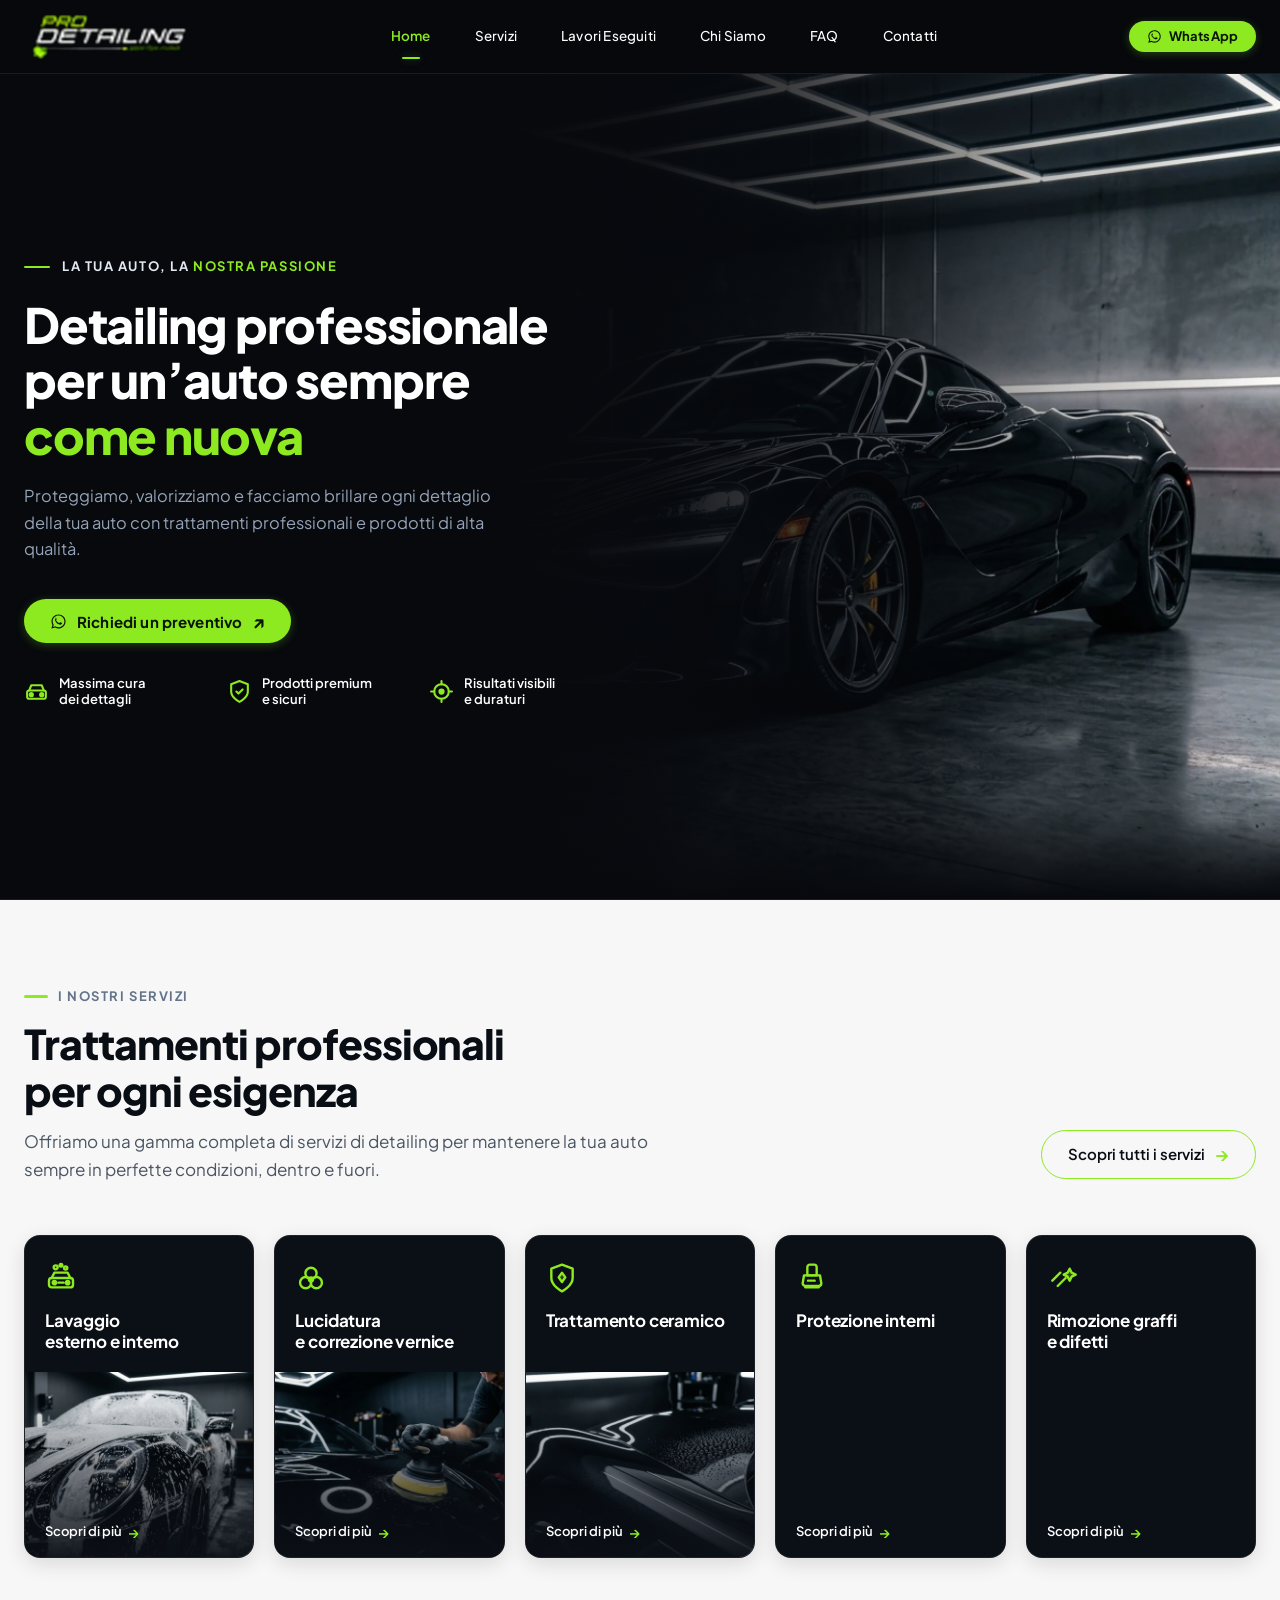
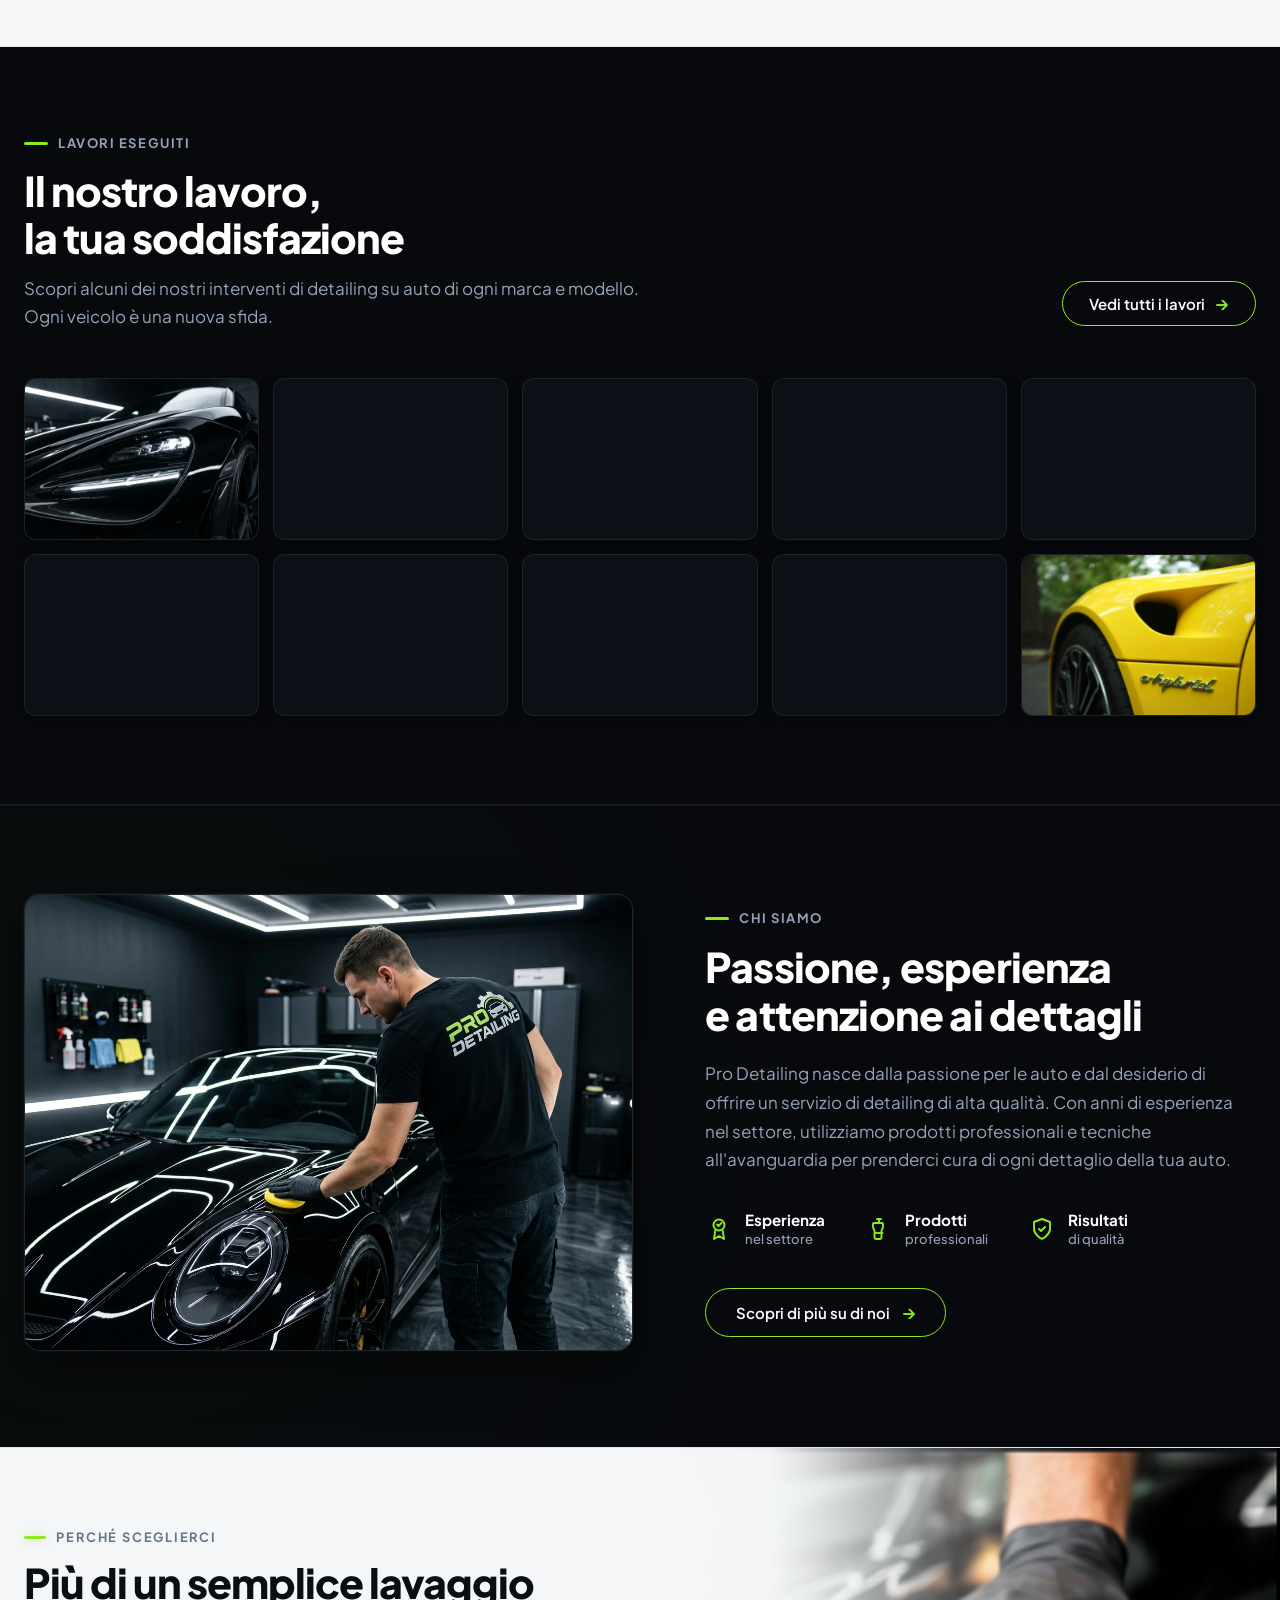
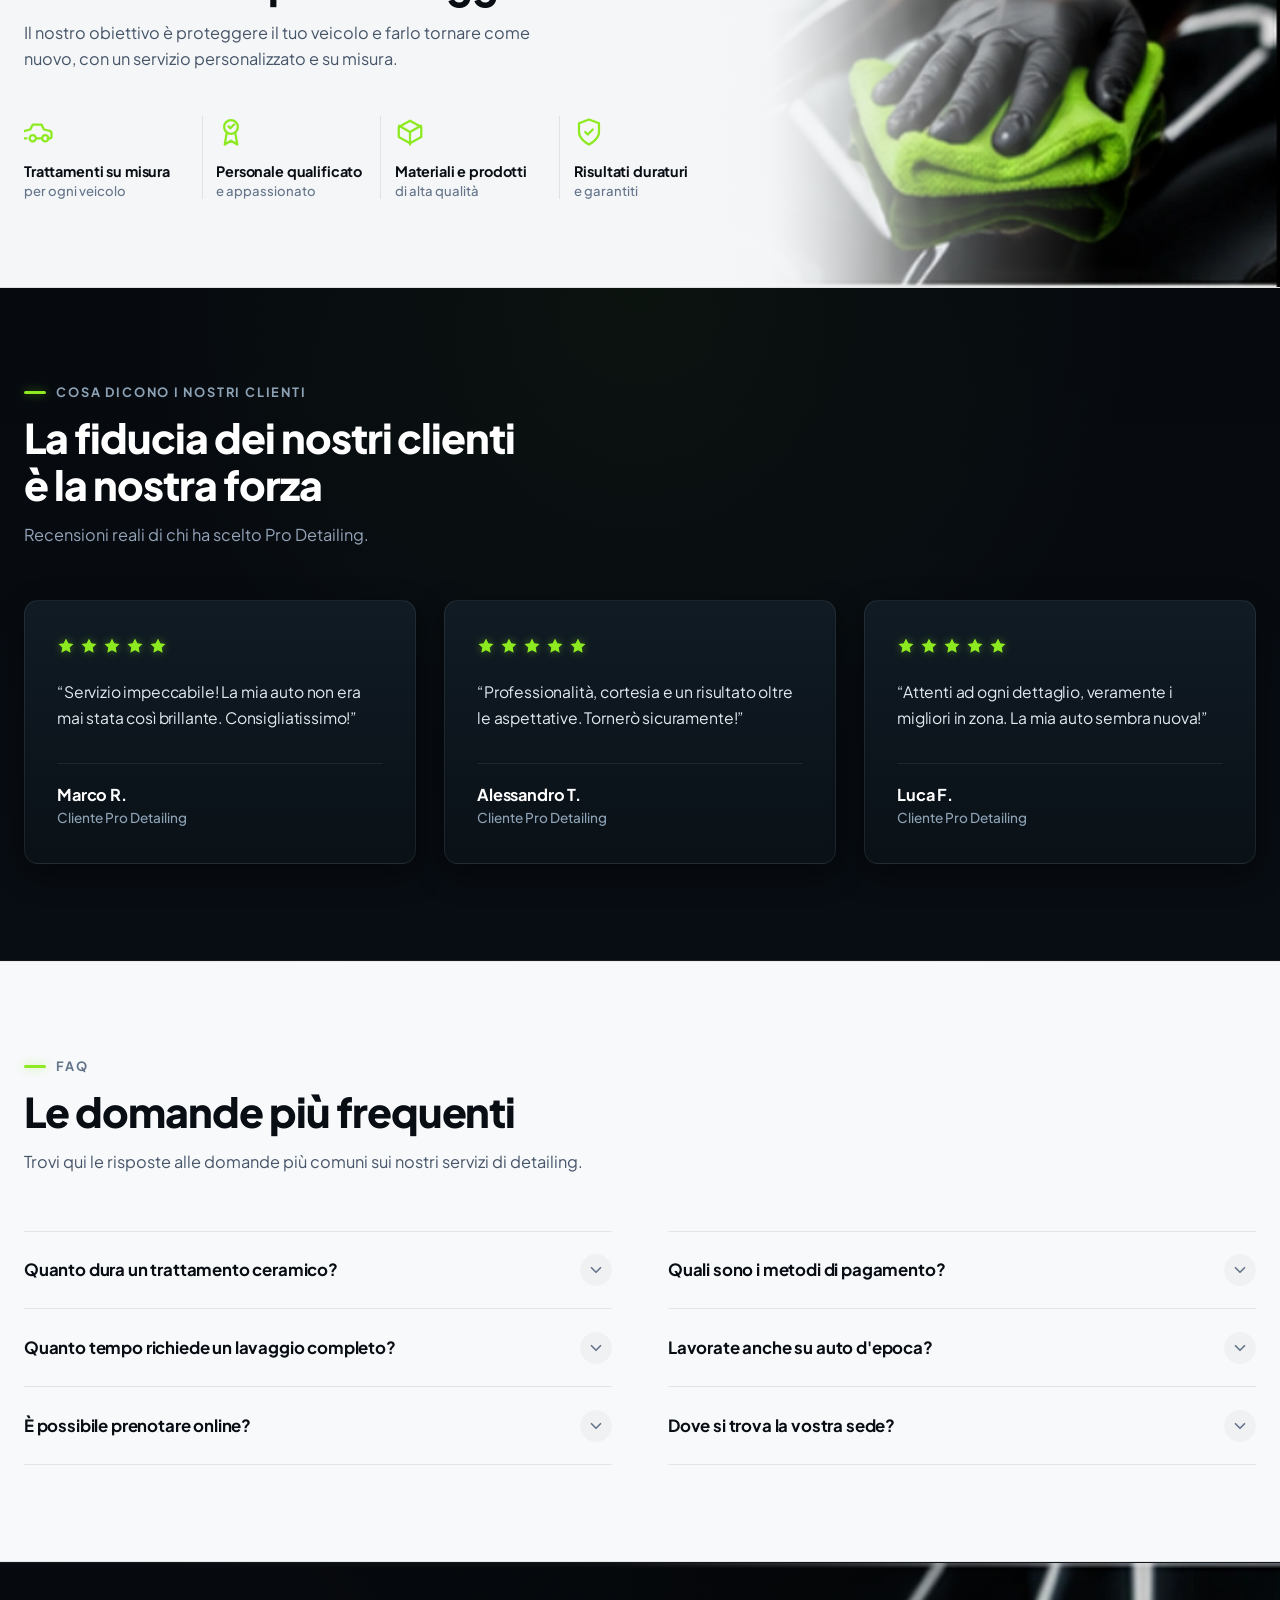
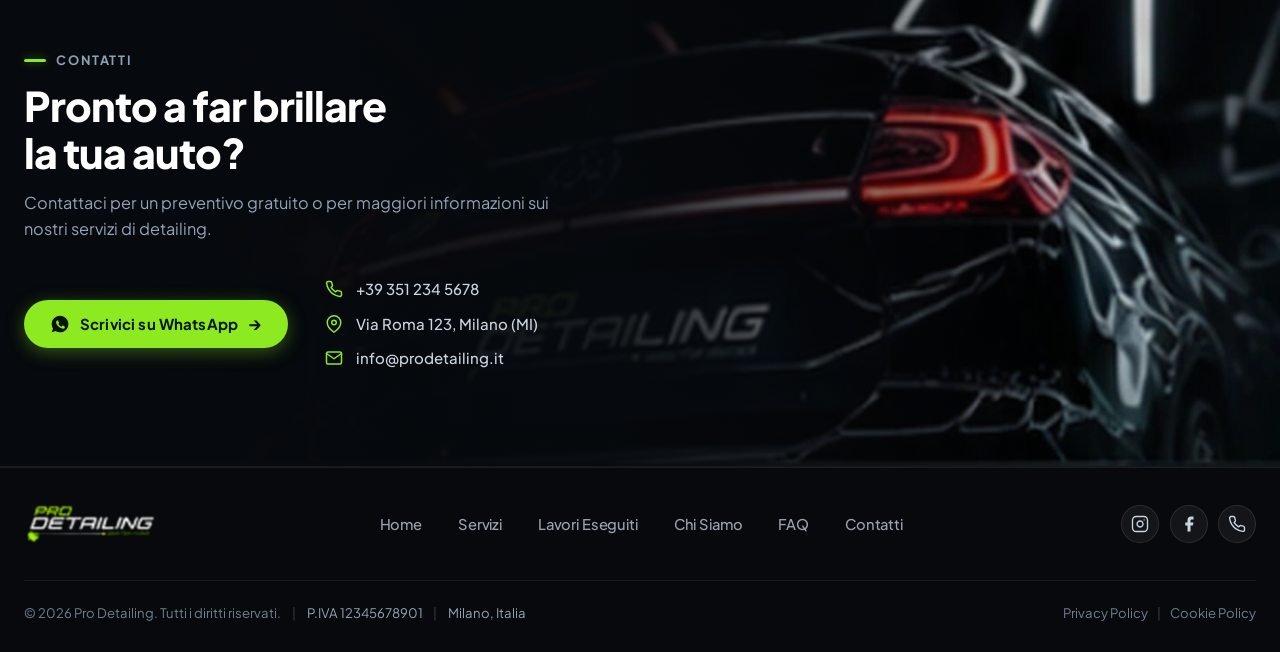
<file: index.html>
<!DOCTYPE html>
<html lang="it">
<head>
  <meta charset="UTF-8">
  <meta name="viewport" content="width=device-width, initial-scale=1.0">
  <meta http-equiv="X-UA-Compatible" content="ie=edge">

  <title>Pro Detailing | Trattamenti Professionali e Lucidatura Auto</title>
  <meta name="description" content="Pro Detailing: specialisti in car detailing professionale, lucidatura, trattamenti ceramici e protezione della carrozzeria per un'auto sempre come nuova.">
  <meta name="robots" content="index, follow">

  <!-- Open Graph / Meta Social -->
  <meta property="og:type" content="website">
  <meta property="og:locale" content="it_IT">
  <meta property="og:site_name" content="Pro Detailing">
  <meta property="og:title" content="Pro Detailing | Car Detailing Professionale">
  <meta property="og:description" content="Proteggiamo, valorizziamo e facciamo brillare ogni dettaglio della tua auto con trattamenti professionali.">

  <!-- Google Fonts: Plus Jakarta Sans -->
  <link rel="preconnect" href="https://fonts.googleapis.com">
  <link rel="preconnect" href="https://fonts.gstatic.com" crossorigin>
  <link href="https://fonts.googleapis.com/css2?family=Plus+Jakarta+Sans:ital,wght@0,400;0,500;0,600;0,700;0,800;1,800;1,900&display=swap" rel="stylesheet">

  <!-- Foglio di Stile Principale (con cache buster per aggiornamento immediato) -->
  <link rel="stylesheet" href="css/style.css?v=10.5">
</head>
<body>

  <!-- ========================================================================
       HEADER / MENU DI NAVIGAZIONE SUPERIORE
       Riproduzione fedele della sezione superiore del Mockup
       ======================================================================== -->
  <header class="site-header" id="header">
    <div class="container header-inner">

      <!-- 1. Logotipo Pro Detailing (Sinistra) -->
      <a href="#home" class="header-brand" aria-label="Pro Detailing - Torna all'inizio">
        <img 
          src="assets/images/logo.svg" 
          alt="Pro Detailing - Car Detailing & Trattamento Ceramico" 
          class="brand-logo-svg"
          width="175" 
          height="51"
          loading="eager"
        >
      </a>

      <!-- 2. Navigazione Principale Desktop (Centrale) -->
      <nav class="header-nav" aria-label="Navigazione principale">
        <ul class="nav-list">
          <li class="nav-item">
            <a href="#home" class="nav-link active">Home</a>
          </li>
          <li class="nav-item">
            <a href="#servizi" class="nav-link">Servizi</a>
          </li>
          <li class="nav-item">
            <a href="#lavori" class="nav-link">Lavori Eseguiti</a>
          </li>
          <li class="nav-item">
            <a href="#chi-siamo" class="nav-link">Chi Siamo</a>
          </li>
          <li class="nav-item">
            <a href="#faq" class="nav-link">FAQ</a>
          </li>
          <li class="nav-item">
            <a href="#contatti" class="nav-link">Contatti</a>
          </li>
        </ul>
      </nav>

      <!-- 3. Azioni a Destra (Pulsante WhatsApp & Toggle Mobile) -->
      <div class="header-actions">
        <!-- Pulsante WhatsApp -->
        <a 
          href="#" 
          class="btn-whatsapp" 
          aria-label="Contattaci su WhatsApp"
        >
          <svg class="icon-whatsapp" viewBox="0 0 24 24" aria-hidden="true">
            <path d="M12.04 2C6.58 2 2.13 6.45 2.13 11.91C2.13 13.66 2.59 15.36 3.45 16.86L2.05 22L7.3 20.62C8.75 21.41 10.38 21.83 12.04 21.83C17.5 21.83 21.95 17.38 21.95 11.92C21.95 9.27 20.92 6.78 19.05 4.91C17.18 3.03 14.69 2 12.04 2ZM12.05 3.67C14.25 3.67 16.31 4.53 17.87 6.09C19.42 7.65 20.28 9.72 20.28 11.92C20.28 16.46 16.59 20.15 12.04 20.15C10.56 20.15 9.11 19.76 7.85 19.01L7.55 18.83L4.44 19.65L5.27 16.61L5.07 16.3C4.24 14.98 3.81 13.47 3.81 11.91C3.81 7.37 7.5 3.67 12.05 3.67ZM8.53 7.33C8.37 7.33 8.1 7.39 7.87 7.64C7.65 7.89 7.02 8.48 7.02 9.68C7.02 10.88 7.9 12.03 8.02 12.19C8.14 12.35 9.73 14.81 12.18 15.86C12.76 16.11 13.22 16.27 13.57 16.38C14.16 16.57 14.7 16.54 15.12 16.48C15.59 16.41 16.57 15.89 16.77 15.31C16.98 14.74 16.98 14.25 16.92 14.14C16.86 14.03 16.7 13.97 16.45 13.85C16.2 13.72 14.98 13.12 14.75 13.04C14.53 12.95 14.36 12.91 14.2 13.16C14.03 13.4 13.57 13.97 13.43 14.14C13.29 14.3 13.15 14.32 12.9 14.2C12.65 14.07 11.61 13.73 10.37 12.63C9.41 11.77 8.76 10.71 8.57 10.39C8.38 10.06 8.55 9.89 8.68 9.76C8.79 9.64 8.93 9.46 9.06 9.31C9.18 9.16 9.22 9.06 9.3 8.9C9.39 8.73 9.34 8.59 9.28 8.47C9.22 8.35 8.72 7.13 8.53 6.64C8.33 6.17 8.14 6.23 8 6.22C7.86 6.22 7.7 6.21 7.53 6.21L8.53 7.33Z"/>
          </svg>
          <span class="btn-whatsapp-text">WhatsApp</span>
        </a>

        <!-- Pulsante Hamburger Mobile (Accessibile) -->
        <button 
          type="button" 
          class="mobile-toggle" 
          aria-label="Apri menu di navigazione" 
          aria-expanded="false" 
          aria-controls="mobile-nav-drawer"
        >
          <span class="hamburger-box" aria-hidden="true">
            <span class="hamburger-line"></span>
            <span class="hamburger-line"></span>
            <span class="hamburger-line"></span>
          </span>
        </button>
      </div>

    </div>

    <!-- ======================================================================
         MENU MOBILE (Drawer & Overlay per Tablet e Smartphone)
         ====================================================================== -->
    <div 
      class="mobile-menu-overlay" 
      id="mobile-nav-drawer" 
      role="dialog" 
      aria-modal="true" 
      aria-label="Menu di navigazione mobile"
    >
      <div class="mobile-drawer">
        <nav aria-label="Navigazione mobile">
          <ul class="mobile-nav-list">
            <li><a href="#home" class="mobile-nav-link active">Home</a></li>
            <li><a href="#servizi" class="mobile-nav-link">Servizi</a></li>
            <li><a href="#lavori" class="mobile-nav-link">Lavori Eseguiti</a></li>
            <li><a href="#chi-siamo" class="mobile-nav-link">Chi Siamo</a></li>
            <li><a href="#faq" class="mobile-nav-link">FAQ</a></li>
            <li><a href="#contatti" class="mobile-nav-link">Contatti</a></li>
          </ul>
        </nav>
      </div>
    </div>
  </header>

  <!-- ========================================================================
       AREA CONTENUTO PRINCIPALE (Placeholder Strutturali per Ancoraggi)
       Queste sezioni saranno sviluppate nelle prossime tappe.
       ======================================================================== -->
  <main id="main-content">

    <!-- ======================================================================
         SEZIONE HERO (Dobra Principal - Ancora: #home)
         Riproduzione fedele della prima dobra del Mockup
         ====================================================================== -->
    <section class="hero-section" id="home" aria-label="Introduzione Pro Detailing">
      
      <!-- Sfondo e Fotografia dell'Automobile nel Detailing Studio -->
      <div class="hero-media-wrapper" aria-hidden="true">
        <picture>
          <source srcset="assets/images/hero-detailing.webp" type="image/webp">
          <img 
            src="assets/images/hero-detailing.jpg" 
            alt="Auto nera lucidata con trattamento ceramico in studio professionale di detailing" 
            class="hero-media-image"
            width="1376" 
            height="768"
            fetchpriority="high"
          >
        </picture>
        <div class="hero-overlay-gradient"></div>
        <div class="hero-overlay-bottom"></div>
      </div>

      <!-- Contenuto Testuale & Azioni Principali -->
      <div class="container hero-container">
        <div class="hero-content">
          
          <!-- Testo di Introduzione (Eyebrow) -->
          <div class="hero-eyebrow">
            <span class="hero-eyebrow-line" aria-hidden="true"></span>
            <span class="hero-eyebrow-text">LA TUA AUTO, LA <span class="text-lime">NOSTRA PASSIONE</span></span>
          </div>

          <!-- Headline Principale (Unico H1 della Pagina) -->
          <h1 class="hero-title">
            Detailing professionale<br>
            per un’auto sempre<br>
            <span class="hero-title-highlight">come nuova</span>
          </h1>

          <!-- Descrizione Breve -->
          <p class="hero-description">
            Proteggiamo, valorizziamo e facciamo brillare ogni dettaglio della tua auto con trattamenti professionali e prodotti di alta qualità.
          </p>

          <!-- CTA Principale WhatsApp -->
          <div class="hero-cta-wrapper">
            <a 
              href="#" 
              class="btn-hero-cta btn-whatsapp" 
              aria-label="Richiedi un preventivo su WhatsApp"
            >
              <svg class="icon-whatsapp" viewBox="0 0 24 24" aria-hidden="true">
                <path d="M12.04 2C6.58 2 2.13 6.45 2.13 11.91C2.13 13.66 2.59 15.36 3.45 16.86L2.05 22L7.3 20.62C8.75 21.41 10.38 21.83 12.04 21.83C17.5 21.83 21.95 17.38 21.95 11.92C21.95 9.27 20.92 6.78 19.05 4.91C17.18 3.03 14.69 2 12.04 2ZM12.05 3.67C14.25 3.67 16.31 4.53 17.87 6.09C19.42 7.65 20.28 9.72 20.28 11.92C20.28 16.46 16.59 20.15 12.04 20.15C10.56 20.15 9.11 19.76 7.85 19.01L7.55 18.83L4.44 19.65L5.27 16.61L5.07 16.3C4.24 14.98 3.81 13.47 3.81 11.91C3.81 7.37 7.5 3.67 12.05 3.67ZM8.53 7.33C8.37 7.33 8.1 7.39 7.87 7.64C7.65 7.89 7.02 8.48 7.02 9.68C7.02 10.88 7.9 12.03 8.02 12.19C8.14 12.35 9.73 14.81 12.18 15.86C12.76 16.11 13.22 16.27 13.57 16.38C14.16 16.57 14.7 16.54 15.12 16.48C15.59 16.41 16.57 15.89 16.77 15.31C16.98 14.74 16.98 14.25 16.92 14.14C16.86 14.03 16.7 13.97 16.45 13.85C16.2 13.72 14.98 13.12 14.75 13.04C14.53 12.95 14.36 12.91 14.2 13.16C14.03 13.4 13.57 13.97 13.43 14.14C13.29 14.3 13.15 14.32 12.9 14.2C12.65 14.07 11.61 13.73 10.37 12.63C9.41 11.77 8.76 10.71 8.57 10.39C8.38 10.06 8.55 9.89 8.68 9.76C8.79 9.64 8.93 9.46 9.06 9.31C9.18 9.16 9.22 9.06 9.3 8.9C9.39 8.73 9.34 8.59 9.28 8.47C9.22 8.35 8.72 7.13 8.53 6.64C8.33 6.17 8.14 6.23 8 6.22C7.86 6.22 7.7 6.21 7.53 6.21L8.53 7.33Z"/>
              </svg>
              <span>Richiedi un preventivo</span>
              <span class="btn-arrow" aria-hidden="true">&nearr;</span>
            </a>
          </div>

          <!-- Tre Differenziali Informativi -->
          <div class="hero-features" role="list" aria-label="I nostri punti di forza">
            
            <div class="hero-feature-item" role="listitem">
              <div class="feature-icon-wrapper" aria-hidden="true">
                <svg class="feature-icon" viewBox="0 0 24 24" fill="none" stroke="currentColor" stroke-width="2" stroke-linecap="round" stroke-linejoin="round">
                  <path d="M5 11l2-5h10l2 5"/>
                  <rect x="3" y="11" width="18" height="8" rx="2"/>
                  <circle cx="7" cy="15" r="1.5" fill="currentColor"/>
                  <circle cx="17" cy="15" r="1.5" fill="currentColor"/>
                </svg>
              </div>
              <div class="feature-text">
                <span>Massima cura</span>
                <span>dei dettagli</span>
              </div>
            </div>

            <div class="hero-feature-item" role="listitem">
              <div class="feature-icon-wrapper" aria-hidden="true">
                <svg class="feature-icon" viewBox="0 0 24 24" fill="none" stroke="currentColor" stroke-width="2" stroke-linecap="round" stroke-linejoin="round">
                  <path d="M12 22s8-4 8-10V5l-8-3-8 3v7c0 6 8 10 8 10z"/>
                  <path d="M9 12l2 2 4-4"/>
                </svg>
              </div>
              <div class="feature-text">
                <span>Prodotti premium</span>
                <span>e sicuri</span>
              </div>
            </div>

            <div class="hero-feature-item" role="listitem">
              <div class="feature-icon-wrapper" aria-hidden="true">
                <svg class="feature-icon" viewBox="0 0 24 24" fill="none" stroke="currentColor" stroke-width="2" stroke-linecap="round" stroke-linejoin="round">
                  <circle cx="12" cy="12" r="7"/>
                  <line x1="12" y1="2" x2="12" y2="5"/>
                  <line x1="12" y1="19" x2="12" y2="22"/>
                  <line x1="2" y1="12" x2="5" y2="12"/>
                  <line x1="19" y1="12" x2="22" y2="12"/>
                  <circle cx="12" cy="12" r="2" fill="currentColor"/>
                </svg>
              </div>
              <div class="feature-text">
                <span>Risultati visibili</span>
                <span>e duraturi</span>
              </div>
            </div>

          </div>

        </div>
      </div>
    </section>

    <!-- ======================================================================
         SEZIONE SERVIZI (ETAPA 3 - I NOSTRI SERVIZI)
         Trattamenti professionali di car detailing, layout fedele al mockup
         ====================================================================== -->
    <section id="servizi" class="services-section" aria-labelledby="services-heading">
      <div class="services-container">
        
        <!-- Header Sezione: Titolo, Descrizione e Pulsante "Scopri tutti i servizi" -->
        <div class="services-header">
          <div class="services-header-content">
            <div class="services-eyebrow">
              <span class="services-eyebrow-bar" aria-hidden="true"></span>
              <span class="services-eyebrow-text">I NOSTRI SERVIZI</span>
            </div>
            <h2 id="services-heading" class="services-title">
              Trattamenti professionali<br>per ogni esigenza
            </h2>
            <p class="services-description">
              Offriamo una gamma completa di servizi di detailing per mantenere la tua auto sempre in perfette condizioni, dentro e fuori.
            </p>
          </div>
          
          <div class="services-header-action">
            <a href="#servizi" class="btn-services-outline" aria-label="Scopri tutti i servizi di detailing">
              <span>Scopri tutti i servizi</span>
              <span class="btn-arrow" aria-hidden="true">&rarr;</span>
            </a>
          </div>
        </div>

        <!-- Griglia dei 5 Cartoni di Servizio con Fotografie e Icone Dedicate -->
        <div class="services-grid" role="list" aria-label="Elenco dei trattamenti di detailing">
          
          <!-- Card 1: Lavaggio esterno e interno -->
          <article class="service-card" role="listitem">
            <div class="service-card-top">
              <div class="service-card-icon" aria-hidden="true">
                <svg class="service-icon-svg" viewBox="0 0 24 24" fill="none" stroke="currentColor" stroke-width="1.8" stroke-linecap="round" stroke-linejoin="round">
                  <!-- Bolle / lavaggio superiore -->
                  <circle cx="8" cy="4" r="1.5" />
                  <circle cx="15.5" cy="4.5" r="1.2" />
                  <circle cx="12" cy="2.5" r="1" />
                  <!-- Silhouette frontale veicolo -->
                  <path d="M5 12l2-4h10l2 4" />
                  <rect x="3" y="12" width="18" height="7" rx="2" />
                  <circle cx="7" cy="15.5" r="1.2" fill="currentColor" />
                  <circle cx="17" cy="15.5" r="1.2" fill="currentColor" />
                  <line x1="10" y1="15.5" x2="14" y2="15.5" />
                </svg>
              </div>
              <h3 class="service-card-title">
                Lavaggio<br>esterno e interno
              </h3>
            </div>
            
            <div class="service-card-media">
              <img 
                src="assets/images/servizio-lavaggio.webp" 
                alt="Lavaggio esterno e interno con schiuma attiva professionale in studio di detailing" 
                class="service-card-img"
                loading="eager"
                decoding="async"
                width="600"
                height="440"
              >
              <div class="service-card-overlay" aria-hidden="true"></div>
              <div class="service-card-footer">
                <a href="#servizi" class="service-card-link" aria-label="Scopri di più sul lavaggio esterno e interno">
                  <span>Scopri di più</span>
                  <span class="service-link-arrow" aria-hidden="true">&rarr;</span>
                </a>
              </div>
            </div>
          </article>

          <!-- Card 2: Lucidatura e correzione vernice -->
          <article class="service-card" role="listitem">
            <div class="service-card-top">
              <div class="service-card-icon" aria-hidden="true">
                <svg class="service-icon-svg" viewBox="0 0 24 24" fill="none" stroke="currentColor" stroke-width="1.8" stroke-linecap="round" stroke-linejoin="round">
                  <!-- Movimento orbitale/rosetta politriz da car detailing -->
                  <circle cx="12" cy="8.5" r="4.2" />
                  <circle cx="8" cy="15.5" r="4.2" />
                  <circle cx="16" cy="15.5" r="4.2" />
                  <circle cx="12" cy="13" r="1.5" fill="currentColor" />
                </svg>
              </div>
              <h3 class="service-card-title">
                Lucidatura<br>e correzione vernice
              </h3>
            </div>
            
            <div class="service-card-media">
              <img 
                src="assets/images/servizio-lucidatura.webp" 
                alt="Lucidatura professionale e correzione vernice con politriz roto-orbitale su carrozzeria scura" 
                class="service-card-img"
                loading="eager"
                decoding="async"
                width="600"
                height="440"
              >
              <div class="service-card-overlay" aria-hidden="true"></div>
              <div class="service-card-footer">
                <a href="#servizi" class="service-card-link" aria-label="Scopri di più sulla lucidatura e correzione vernice">
                  <span>Scopri di più</span>
                  <span class="service-link-arrow" aria-hidden="true">&rarr;</span>
                </a>
              </div>
            </div>
          </article>

          <!-- Card 3: Trattamento ceramico -->
          <article class="service-card" role="listitem">
            <div class="service-card-top">
              <div class="service-card-icon" aria-hidden="true">
                <svg class="service-icon-svg" viewBox="0 0 24 24" fill="none" stroke="currentColor" stroke-width="1.8" stroke-linecap="round" stroke-linejoin="round">
                  <!-- Scudo di protezione nanoceramica -->
                  <path d="M12 22s8-4 8-10V5l-8-3-8 3v7c0 6 8 10 8 10z" />
                  <path d="M12 8l2.5 3.5L12 15l-2.5-3.5z" fill="rgba(141, 234, 32, 0.25)" />
                </svg>
              </div>
              <h3 class="service-card-title">
                Trattamento ceramico
              </h3>
            </div>
            
            <div class="service-card-media">
              <img 
                src="assets/images/servizio-ceramico.webp" 
                alt="Trattamento ceramico protettivo nanotecnologico ad altissima lucentezza e idrorepellenza" 
                class="service-card-img"
                loading="eager"
                decoding="async"
                width="600"
                height="440"
              >
              <div class="service-card-overlay" aria-hidden="true"></div>
              <div class="service-card-footer">
                <a href="#servizi" class="service-card-link" aria-label="Scopri di più sul trattamento ceramico">
                  <span>Scopri di più</span>
                  <span class="service-link-arrow" aria-hidden="true">&rarr;</span>
                </a>
              </div>
            </div>
          </article>

          <!-- Card 4: Protezione interni -->
          <article class="service-card" role="listitem">
            <div class="service-card-top">
              <div class="service-card-icon" aria-hidden="true">
                <svg class="service-icon-svg" viewBox="0 0 24 24" fill="none" stroke="currentColor" stroke-width="1.8" stroke-linecap="round" stroke-linejoin="round">
                  <!-- Sedile premium / interni di lusso -->
                  <path d="M7 19h10" />
                  <path d="M8.5 4a2 2 0 0 1 2-2h3a2 2 0 0 1 2 2v6h-7V4z" />
                  <path d="M6 10h12l1 6a2 2 0 0 1-2 2H7a2 2 0 0 1-2-2l1-6z" />
                  <line x1="9" y1="14" x2="15" y2="14" stroke-dasharray="1 1" />
                </svg>
              </div>
              <h3 class="service-card-title">
                Protezione interni
              </h3>
            </div>
            
            <div class="service-card-media">
              <img 
                src="assets/images/servizio-interni.webp" 
                alt="Cura e protezione profonda per interni automobilistici in pelle pregiata e tessuti" 
                class="service-card-img"
                loading="eager"
                decoding="async"
                width="600"
                height="440"
              >
              <div class="service-card-overlay" aria-hidden="true"></div>
              <div class="service-card-footer">
                <a href="#servizi" class="service-card-link" aria-label="Scopri di più sulla protezione degli interni">
                  <span>Scopri di più</span>
                  <span class="service-link-arrow" aria-hidden="true">&rarr;</span>
                </a>
              </div>
            </div>
          </article>

          <!-- Card 5: Rimozione graffi e difetti -->
          <article class="service-card" role="listitem">
            <div class="service-card-top">
              <div class="service-card-icon" aria-hidden="true">
                <svg class="service-icon-svg" viewBox="0 0 24 24" fill="none" stroke="currentColor" stroke-width="1.8" stroke-linecap="round" stroke-linejoin="round">
                  <!-- Linee di correzione graffi e bagliore specchiato -->
                  <line x1="4" y1="14" x2="10" y2="8" />
                  <line x1="8" y1="18" x2="14" y2="12" />
                  <path d="M17 5l1.5 3 3 1.5-3 1.5-1.5 3-1.5-3-3-1.5 3-1.5z" fill="rgba(141, 234, 32, 0.25)" />
                </svg>
              </div>
              <h3 class="service-card-title">
                Rimozione graffi<br>e difetti
              </h3>
            </div>
            
            <div class="service-card-media">
              <img 
                src="assets/images/servizio-rimozione-graffi.webp" 
                alt="Eliminazione graffi, swirl e imperfezioni su carrozzeria scura con finitura a specchio" 
                class="service-card-img"
                loading="eager"
                decoding="async"
                width="600"
                height="440"
              >
              <div class="service-card-overlay" aria-hidden="true"></div>
              <div class="service-card-footer">
                <a href="#servizi" class="service-card-link" aria-label="Scopri di più sulla rimozione di graffi e difetti">
                  <span>Scopri di più</span>
                  <span class="service-link-arrow" aria-hidden="true">&rarr;</span>
                </a>
              </div>
            </div>
          </article>

        </div>

        <!-- Controlli Slider Mobile (Indicatori & Frecce per Touch / Swipe) -->
        <div class="services-slider-controls" aria-label="Navigazione slider servizi">
          <button type="button" class="slider-btn slider-prev" aria-label="Servizio precedente" disabled>
            <svg viewBox="0 0 24 24" fill="none" stroke="currentColor" stroke-width="2.2" stroke-linecap="round" stroke-linejoin="round" aria-hidden="true">
              <path d="M15 18l-6-6 6-6"/>
            </svg>
          </button>
          
          <div class="slider-dots" role="tablist" aria-label="Seleziona servizio">
            <button type="button" class="slider-dot is-active" role="tab" aria-selected="true" aria-label="Servizio 1 di 5: Lavaggio esterno e interno" data-index="0"></button>
            <button type="button" class="slider-dot" role="tab" aria-selected="false" aria-label="Servizio 2 di 5: Lucidatura e correzione vernice" data-index="1"></button>
            <button type="button" class="slider-dot" role="tab" aria-selected="false" aria-label="Servizio 3 di 5: Trattamento ceramico" data-index="2"></button>
            <button type="button" class="slider-dot" role="tab" aria-selected="false" aria-label="Servizio 4 di 5: Protezione interni" data-index="3"></button>
            <button type="button" class="slider-dot" role="tab" aria-selected="false" aria-label="Servizio 5 di 5: Rimozione graffi e difetti" data-index="4"></button>
          </div>

          <button type="button" class="slider-btn slider-next" aria-label="Servizio successivo">
            <svg viewBox="0 0 24 24" fill="none" stroke="currentColor" stroke-width="2.2" stroke-linecap="round" stroke-linejoin="round" aria-hidden="true">
              <path d="M9 18l6-6-6-6"/>
            </svg>
          </button>
        </div>

      </div>
    </section>

    <!-- ======================================================================
         SEZIONE LAVORI ESEGUITI (ETAPA 4 - IL NOSTRO LAVORO, LA TUA SODDISFAZIONE)
         Galleria fotografica premium a 10 immagini con proporzioni uniformi
         ====================================================================== -->
    <section id="lavori" class="lavori-section" aria-labelledby="lavori-heading">
      <div class="lavori-container">
        
        <!-- Header Sezione: Eyebrow, Titolo H2, Descrizione e Pulsante -->
        <div class="lavori-header">
          <div class="lavori-header-content">
            <div class="lavori-eyebrow">
              <span class="lavori-eyebrow-bar" aria-hidden="true"></span>
              <span class="lavori-eyebrow-text">LAVORI ESEGUITI</span>
            </div>
            <h2 id="lavori-heading" class="lavori-title">
              Il nostro lavoro,<br>la tua soddisfazione
            </h2>
            <p class="lavori-description">
              Scopri alcuni dei nostri interventi di detailing su auto di ogni marca e modello. Ogni veicolo è una nuova sfida.
            </p>
          </div>

          <div class="lavori-header-action">
            <button 
              type="button" 
              class="btn-lavori-outline" 
              data-modal="lavori-modal" 
              aria-haspopup="dialog" 
              aria-controls="lavori-modal" 
              aria-label="Visualizza tutti gli interventi e servizi di detailing"
            >
              <span>Vedi tutti i lavori</span>
              <span class="btn-arrow" aria-hidden="true">&rarr;</span>
            </button>
          </div>
        </div>

        <!-- Griglia Galleria 10 Immagini (5 Colonne x 2 Righe su Desktop) -->
        <div class="lavori-grid" role="list" aria-label="Galleria fotografica degli interventi di detailing">
          
          <!-- Immagine 1: Faro auto con riflessi -->
          <div class="lavori-item" role="listitem">
            <img 
              src="assets/images/lavori-faro-auto.webp" 
              alt="Dettaglio faro anteriore a LED e riflessi lucidi su automobile nera" 
              class="lavori-img"
              loading="eager"
              decoding="async"
              width="1160"
              height="800"
            >
          </div>

          <!-- Immagine 2: Cerchio e freno a disco rosso -->
          <div class="lavori-item" role="listitem">
            <img 
              src="assets/images/lavori-cerchio-freno.webp" 
              alt="Cerchio sportivo nero e pinza freno rossa ad alte prestazioni" 
              class="lavori-img"
              loading="eager"
              decoding="async"
              width="1160"
              height="800"
            >
          </div>

          <!-- Immagine 3: Carrozzeria e riflessi studio -->
          <div class="lavori-item" role="listitem">
            <img 
              src="assets/images/lavori-carrozzeria-riflessi.webp" 
              alt="Riflessi lineari di luce su carrozzeria scura con trattamento ceramico" 
              class="lavori-img"
              loading="eager"
              decoding="async"
              width="1160"
              height="800"
            >
          </div>

          <!-- Immagine 4: Interni volante e plancia -->
          <div class="lavori-item" role="listitem">
            <img 
              src="assets/images/lavori-interni-volante.webp" 
              alt="Interni auto di lusso con volante sportivo in pelle e cruscotto dettagliato" 
              class="lavori-img"
              loading="eager"
              decoding="async"
              width="1160"
              height="800"
            >
          </div>

          <!-- Immagine 5: Auto sportiva blu -->
          <div class="lavori-item" role="listitem">
            <img 
              src="assets/images/lavori-auto-blu.webp" 
              alt="Fiancata e dettagli lucidi di automobile sportiva blu metallizzato" 
              class="lavori-img"
              loading="eager"
              decoding="async"
              width="1160"
              height="800"
            >
          </div>

          <!-- Immagine 6: Auto sportiva rossa -->
          <div class="lavori-item" role="listitem">
            <img 
              src="assets/images/lavori-auto-rossa.webp" 
              alt="Frontale e linea aggressiva di supercar rossa fiammante lucidata a specchio" 
              class="lavori-img"
              loading="eager"
              decoding="async"
              width="1160"
              height="800"
            >
          </div>

          <!-- Immagine 7: Sedili in pelle pregiata -->
          <div class="lavori-item" role="listitem">
            <img 
              src="assets/images/lavori-sedili-pelle.webp" 
              alt="Sedili sportivi in pelle nera con cuciture a contrasto rosse rifinite" 
              class="lavori-img"
              loading="eager"
              decoding="async"
              width="1160"
              height="800"
            >
          </div>

          <!-- Immagine 8: Lucidatura e riflessi perfetti -->
          <div class="lavori-item" role="listitem">
            <img 
              src="assets/images/lavori-lucidatura.webp" 
              alt="Finitura perfetta e riflessi specchiati su vernice scura corretta da imperfezioni" 
              class="lavori-img"
              loading="eager"
              decoding="async"
              width="1160"
              height="800"
            >
          </div>

          <!-- Immagine 9: Fanali posteriori a LED -->
          <div class="lavori-item" role="listitem">
            <img 
              src="assets/images/lavori-fanali-posteriori.webp" 
              alt="Fanali posteriori a LED illuminati e finitura posteriore premium" 
              class="lavori-img"
              loading="eager"
              decoding="async"
              width="1160"
              height="800"
            >
          </div>

          <!-- Immagine 10: Auto sportiva gialla -->
          <div class="lavori-item" role="listitem">
            <img 
              src="assets/images/lavori-auto-gialla.webp" 
              alt="Dettaglio fiancata e passaruota di automobile sportiva gialla brillante" 
              class="lavori-img"
              loading="eager"
              decoding="async"
              width="1160"
              height="800"
            >
          </div>

        </div>

      </div>
    </section>

    <!-- ======================================================================
         SEZIONE CHI SIAMO (ETAPA 5 - PASSIONE, ESPERIENZA E ATTENZIONE AI DETTAGLI)
         Presentazione istituzionale con fotografia professionale e 3 differenziatori
         ====================================================================== -->
    <section id="chi-siamo" class="chi-siamo-section" aria-labelledby="chi-siamo-heading">
      <div class="chi-siamo-container">
        
        <!-- Colonna Sinistra: Fotografia del professionista in car detailing -->
        <div class="chi-siamo-media">
          <img 
            src="assets/images/chi-siamo-detailer.webp" 
            alt="Professionista di Pro Detailing concentrato nella lucidatura e cura meticolosa della carrozzeria auto" 
            class="chi-siamo-img"
            loading="eager"
            decoding="async"
            width="1200"
            height="896"
          >
        </div>

        <!-- Colonna Destra: Contenuto Istituzionale -->
        <div class="chi-siamo-content">
          
          <!-- Eyebrow con barretta verde-limone -->
          <div class="chi-siamo-eyebrow">
            <span class="chi-siamo-eyebrow-bar" aria-hidden="true"></span>
            <span class="chi-siamo-eyebrow-text">CHI SIAMO</span>
          </div>

          <!-- Titolo Principale H2 -->
          <h2 id="chi-siamo-heading" class="chi-siamo-title">
            Passione, esperienza<br>e attenzione ai dettagli
          </h2>

          <!-- Paragrafo Istituzionale -->
          <p class="chi-siamo-description">
            Pro Detailing nasce dalla passione per le auto e dal desiderio di offrire un servizio di detailing di alta qualità. Con anni di esperienza nel settore, utilizziamo prodotti professionali e tecniche all'avanguardia per prenderci cura di ogni dettaglio della tua auto.
          </p>

          <!-- I Tre Differenziatori -->
          <div class="chi-siamo-features" role="list" aria-label="I nostri punti di forza">
            
            <!-- Differenziale 1: Esperienza nel settore -->
            <div class="chi-siamo-feature-item" role="listitem">
              <div class="chi-siamo-feature-icon" aria-hidden="true">
                <svg class="feature-icon-svg" width="24" height="24" style="width:24px;height:24px;min-width:24px;max-width:24px;" viewBox="0 0 24 24" fill="none" stroke="currentColor" stroke-width="1.9" stroke-linecap="round" stroke-linejoin="round">
                  <circle cx="12" cy="8" r="5.5" />
                  <path d="M8.21 13.89 7 22l5-3 5 3-1.21-8.11" />
                  <polyline points="10 7.5 11.5 9 14.5 6" />
                </svg>
              </div>
              <div class="chi-siamo-feature-text">
                <span class="feature-title">Esperienza</span>
                <span class="feature-sub">nel settore</span>
              </div>
            </div>

            <!-- Differenziale 2: Prodotti professionali -->
            <div class="chi-siamo-feature-item" role="listitem">
              <div class="chi-siamo-feature-icon" aria-hidden="true">
                <svg class="feature-icon-svg" width="24" height="24" style="width:24px;height:24px;min-width:24px;max-width:24px;" viewBox="0 0 24 24" fill="none" stroke="currentColor" stroke-width="1.9" stroke-linecap="round" stroke-linejoin="round">
                  <path d="M10 2h4" />
                  <path d="M12 2v4" />
                  <path d="M9 6h6a1 1 0 0 1 1 1v2.5a4.5 4.5 0 0 1-.5 2l-1 2v6.5a2 2 0 0 1-2 2h-3a2 2 0 0 1-2-2V13.5l-1-2a4.5 4.5 0 0 1-.5-2V7a1 1 0 0 1 1-1Z" />
                  <line x1="8.5" y1="16" x2="15.5" y2="16" stroke-dasharray="1.5 1.5" />
                </svg>
              </div>
              <div class="chi-siamo-feature-text">
                <span class="feature-title">Prodotti</span>
                <span class="feature-sub">professionali</span>
              </div>
            </div>

            <!-- Differenziale 3: Risultati di qualità -->
            <div class="chi-siamo-feature-item" role="listitem">
              <div class="chi-siamo-feature-icon" aria-hidden="true">
                <svg class="feature-icon-svg" width="24" height="24" style="width:24px;height:24px;min-width:24px;max-width:24px;" viewBox="0 0 24 24" fill="none" stroke="currentColor" stroke-width="1.9" stroke-linecap="round" stroke-linejoin="round">
                  <path d="M12 22s8-4 8-10V5l-8-3-8 3v7c0 6 8 10 8 10z" />
                  <polyline points="9 12 11 14 15 10" />
                </svg>
              </div>
              <div class="chi-siamo-feature-text">
                <span class="feature-title">Risultati</span>
                <span class="feature-sub">di qualità</span>
              </div>
            </div>

          </div>

          <!-- Pulsante Istituzionale Outline Verde -->
          <div class="chi-siamo-action">
            <button 
              type="button" 
              class="btn-chi-siamo-outline" 
              data-modal="chi-siamo-modal" 
              aria-haspopup="dialog" 
              aria-controls="chi-siamo-modal" 
              aria-label="Scopri di più sulla nostra storia, certificazioni e metodo di detailing"
            >
              <span>Scopri di più su di noi</span>
              <span class="btn-arrow" aria-hidden="true">&rarr;</span>
            </button>
          </div>

        </div>

      </div>
    </section>

    <!-- ==========================================================================
         SEZIONE PERCHÉ SCEGLIERCI (Etapa 6)
         Fondo chiaro premium, composizione a 2 colonne, foto microfibra e 4 differenziali
         ========================================================================== -->
    <section id="perche-sceglierci" class="perche-sceglierci-section" aria-labelledby="perche-sceglierci-title">
      <div class="perche-container">
        
        <!-- Header Istituzionale (Eyebrow + Titolo + Descrizione Mockup) -->
        <div class="perche-header">
          <!-- Eyebrow con Indicatore Orizzontale Verde-Limone -->
          <div class="perche-eyebrow">
            <span class="perche-eyebrow-bar" aria-hidden="true"></span>
            <span class="perche-eyebrow-text">PERCHÉ SCEGLIERCI</span>
          </div>

          <!-- Titolo Principale H2 Esatto del Mockup -->
          <h2 id="perche-sceglierci-title" class="perche-title">
            Più di un semplice lavaggio
          </h2>

          <!-- Descrizione Esatta del Mockup -->
          <p class="perche-description">
            Il nostro obiettivo è proteggere il tuo veicolo e farlo tornare come nuovo, con un servizio personalizzato e su misura.
          </p>
        </div>

        <!-- Fotografia Mobile (Visibile SOLO su Mobile/Tablet sotto al titolo; su desktop la foto è nel background della sezione) -->
        <div class="perche-media-mobile">
          <div class="perche-img-wrapper">
            <img 
              src="assets/images/perche-sceglierci-microfibra.webp" 
              alt="Cura professionale e detailing della carrozzeria con panno in microfibra verde su vernice nera lucida" 
              class="perche-img" 
              width="600" 
              height="450" 
              loading="lazy" 
              decoding="async"
            >
          </div>
        </div>

        <!-- 4 Punti di Forza (4 Colonne Orizzontali su Desktop, 2 Colonne su Mobile) -->
        <div class="perche-features" role="list" aria-label="I quattro punti di forza di Pro Detailing">
          
          <!-- Differenziale 1: Trattamenti su misura per ogni veicolo -->
          <div class="perche-feature-item" role="listitem">
            <div class="perche-feature-icon" aria-hidden="true">
              <svg class="feature-svg" width="30" height="30" viewBox="0 0 24 24" fill="none" stroke="currentColor" stroke-width="1.8" stroke-linecap="round" stroke-linejoin="round">
                <path d="M19 17h2c.6 0 1-.4 1-1v-3c0-.9-.7-1.7-1.5-1.9C18.7 10.6 16 10 16 10l-2-4H7L5 10s-2.7.6-4.5 1.1C-.3 11.3-1 12.1-1 13v3c0 .6.4 1 1 1h2" />
                <circle cx="7" cy="17" r="2.5" />
                <circle cx="17" cy="17" r="2.5" />
                <path d="M9.5 17h5" />
              </svg>
            </div>
            <div class="perche-feature-text">
              <span class="feature-main">Trattamenti su misura</span>
              <span class="feature-sub">per ogni veicolo</span>
            </div>
          </div>

          <!-- Differenziale 2: Personale qualificato e appassionato -->
          <div class="perche-feature-item" role="listitem">
            <div class="perche-feature-icon" aria-hidden="true">
              <svg class="feature-svg" width="30" height="30" viewBox="0 0 24 24" fill="none" stroke="currentColor" stroke-width="1.8" stroke-linecap="round" stroke-linejoin="round">
                <circle cx="12" cy="8" r="5.5" />
                <path d="M15.477 12.89 17 22l-5-3-5 3 1.523-9.11" />
                <polyline points="10 7.5 11.5 9 14.5 6" />
              </svg>
            </div>
            <div class="perche-feature-text">
              <span class="feature-main">Personale qualificato</span>
              <span class="feature-sub">e appassionato</span>
            </div>
          </div>

          <!-- Differenziale 3: Materiali e prodotti di alta qualità -->
          <div class="perche-feature-item" role="listitem">
            <div class="perche-feature-icon" aria-hidden="true">
              <svg class="feature-svg" width="30" height="30" viewBox="0 0 24 24" fill="none" stroke="currentColor" stroke-width="1.8" stroke-linecap="round" stroke-linejoin="round">
                <path d="m21 16-9 5-9-5V8l9-5 9 5v8z" />
                <path d="M3.27 6.96 12 12.01l8.73-5.05" />
                <path d="M12 22.08V12" />
              </svg>
            </div>
            <div class="perche-feature-text">
              <span class="feature-main">Materiali e prodotti</span>
              <span class="feature-sub">di alta qualità</span>
            </div>
          </div>

          <!-- Differenziale 4: Risultati duraturi e garantiti -->
          <div class="perche-feature-item" role="listitem">
            <div class="perche-feature-icon" aria-hidden="true">
              <svg class="feature-svg" width="30" height="30" viewBox="0 0 24 24" fill="none" stroke="currentColor" stroke-width="1.8" stroke-linecap="round" stroke-linejoin="round">
                <path d="M12 22s8-4 8-10V5l-8-3-8 3v7c0 6 8 10 8 10z" />
                <path d="m9 12 2 2 4-4" />
              </svg>
            </div>
            <div class="perche-feature-text">
              <span class="feature-main">Risultati duraturi</span>
              <span class="feature-sub">e garantiti</span>
            </div>
          </div>

        </div>

      </div>
    </section>

    <!-- =========================================================================
         ETAPA 7: SEZIONE RECENSIONI (COSA DICONO I NOSTRI CLIENTI)
         Riproduzione fedele del mockup: sfondo scuro satinato, eyebrow con barra verde,
         titolo su due righe, pulsante 'Leggi tutte le recensioni' a destra e
         griglia a 3 card con stelle verde-limone ad alta definizione.
         ========================================================================= -->
    <section id="recensioni" class="recensioni-section" aria-labelledby="recensioni-title">
      <div class="recensioni-container">
        
        <!-- Header della Sezione (Eyebrow, Titolo e Sottotitolo a Sinistra + Bottone Azione a Destra) -->
        <div class="recensioni-header">
          <div class="recensioni-header-left">
            <!-- Eyebrow con Barra Orizzontale Verde-Limone -->
            <div class="recensioni-eyebrow">
              <span class="recensioni-eyebrow-bar" aria-hidden="true"></span>
              <span class="recensioni-eyebrow-text">COSA DICONO I NOSTRI CLIENTI</span>
            </div>

            <!-- Titolo Principale su Due Righe (Esatto del Mockup) -->
            <h2 id="recensioni-title" class="recensioni-title">
              La fiducia dei nostri clienti<br>
              <span class="recensioni-title-sub">è la nostra forza</span>
            </h2>

            <!-- Descrizione Introduttiva (Esatta del Mockup) -->
            <p class="recensioni-description">
              Recensioni reali di chi ha scelto Pro Detailing.
            </p>
          </div>
        </div>

        <!-- =====================================================================
             GRIGLIA RECENSIONI CLIENTI (3 Colonne Desktop / 2 Colonne Tablet / 1 Colonna Mobile)
             NOTA DI CONFORMITÀ & PREDISPOSIZIONE DATI VERIFICATI:
             I testi sottostanti riproducono fedelmente le card dimostrative del mockup originale.
             Questa struttura è completamente predisposta per ospitare feed di recensioni reali
             e verificate (es. Google Places API, Trustpilot o recensioni autenticate) non appena
             disponibili, senza alterare il layout grafico né le classi CSS.
             ===================================================================== -->
        <div class="recensioni-grid" role="list" aria-label="Valutazioni ed esperienze dei clienti">
          
          <!-- Card 1: Marco R. -->
          <article class="recensione-card" role="listitem">
            <!-- Valutazione a 5 Stelle Verde-Limone -->
            <div class="recensione-stars" role="img" aria-label="Valutazione: 5 stelle su 5">
              <svg class="star-icon" width="18" height="18" viewBox="0 0 24 24" fill="currentColor" aria-hidden="true">
                <polygon points="12 2 15.09 8.26 22 9.27 17 14.14 18.18 21.02 12 17.77 5.82 21.02 7 14.14 2 9.27 8.91 8.26 12 2"/>
              </svg>
              <svg class="star-icon" width="18" height="18" viewBox="0 0 24 24" fill="currentColor" aria-hidden="true">
                <polygon points="12 2 15.09 8.26 22 9.27 17 14.14 18.18 21.02 12 17.77 5.82 21.02 7 14.14 2 9.27 8.91 8.26 12 2"/>
              </svg>
              <svg class="star-icon" width="18" height="18" viewBox="0 0 24 24" fill="currentColor" aria-hidden="true">
                <polygon points="12 2 15.09 8.26 22 9.27 17 14.14 18.18 21.02 12 17.77 5.82 21.02 7 14.14 2 9.27 8.91 8.26 12 2"/>
              </svg>
              <svg class="star-icon" width="18" height="18" viewBox="0 0 24 24" fill="currentColor" aria-hidden="true">
                <polygon points="12 2 15.09 8.26 22 9.27 17 14.14 18.18 21.02 12 17.77 5.82 21.02 7 14.14 2 9.27 8.91 8.26 12 2"/>
              </svg>
              <svg class="star-icon" width="18" height="18" viewBox="0 0 24 24" fill="currentColor" aria-hidden="true">
                <polygon points="12 2 15.09 8.26 22 9.27 17 14.14 18.18 21.02 12 17.77 5.82 21.02 7 14.14 2 9.27 8.91 8.26 12 2"/>
              </svg>
            </div>
            
            <blockquote class="recensione-quote">
              <p class="recensione-text">&ldquo;Servizio impeccabile! La mia auto non era mai stata cos&igrave; brillante. Consigliatissimo!&rdquo;</p>
            </blockquote>

            <footer class="recensione-footer">
              <cite class="recensione-author">Marco R.</cite>
              <span class="recensione-role">Cliente Pro Detailing</span>
            </footer>
          </article>

          <!-- Card 2: Alessandro T. -->
          <article class="recensione-card" role="listitem">
            <!-- Valutazione a 5 Stelle Verde-Limone -->
            <div class="recensione-stars" role="img" aria-label="Valutazione: 5 stelle su 5">
              <svg class="star-icon" width="18" height="18" viewBox="0 0 24 24" fill="currentColor" aria-hidden="true">
                <polygon points="12 2 15.09 8.26 22 9.27 17 14.14 18.18 21.02 12 17.77 5.82 21.02 7 14.14 2 9.27 8.91 8.26 12 2"/>
              </svg>
              <svg class="star-icon" width="18" height="18" viewBox="0 0 24 24" fill="currentColor" aria-hidden="true">
                <polygon points="12 2 15.09 8.26 22 9.27 17 14.14 18.18 21.02 12 17.77 5.82 21.02 7 14.14 2 9.27 8.91 8.26 12 2"/>
              </svg>
              <svg class="star-icon" width="18" height="18" viewBox="0 0 24 24" fill="currentColor" aria-hidden="true">
                <polygon points="12 2 15.09 8.26 22 9.27 17 14.14 18.18 21.02 12 17.77 5.82 21.02 7 14.14 2 9.27 8.91 8.26 12 2"/>
              </svg>
              <svg class="star-icon" width="18" height="18" viewBox="0 0 24 24" fill="currentColor" aria-hidden="true">
                <polygon points="12 2 15.09 8.26 22 9.27 17 14.14 18.18 21.02 12 17.77 5.82 21.02 7 14.14 2 9.27 8.91 8.26 12 2"/>
              </svg>
              <svg class="star-icon" width="18" height="18" viewBox="0 0 24 24" fill="currentColor" aria-hidden="true">
                <polygon points="12 2 15.09 8.26 22 9.27 17 14.14 18.18 21.02 12 17.77 5.82 21.02 7 14.14 2 9.27 8.91 8.26 12 2"/>
              </svg>
            </div>
            
            <blockquote class="recensione-quote">
              <p class="recensione-text">&ldquo;Professionalit&agrave;, cortesia e un risultato oltre le aspettative. Torner&ograve; sicuramente!&rdquo;</p>
            </blockquote>

            <footer class="recensione-footer">
              <cite class="recensione-author">Alessandro T.</cite>
              <span class="recensione-role">Cliente Pro Detailing</span>
            </footer>
          </article>

          <!-- Card 3: Luca F. -->
          <article class="recensione-card" role="listitem">
            <!-- Valutazione a 5 Stelle Verde-Limone -->
            <div class="recensione-stars" role="img" aria-label="Valutazione: 5 stelle su 5">
              <svg class="star-icon" width="18" height="18" viewBox="0 0 24 24" fill="currentColor" aria-hidden="true">
                <polygon points="12 2 15.09 8.26 22 9.27 17 14.14 18.18 21.02 12 17.77 5.82 21.02 7 14.14 2 9.27 8.91 8.26 12 2"/>
              </svg>
              <svg class="star-icon" width="18" height="18" viewBox="0 0 24 24" fill="currentColor" aria-hidden="true">
                <polygon points="12 2 15.09 8.26 22 9.27 17 14.14 18.18 21.02 12 17.77 5.82 21.02 7 14.14 2 9.27 8.91 8.26 12 2"/>
              </svg>
              <svg class="star-icon" width="18" height="18" viewBox="0 0 24 24" fill="currentColor" aria-hidden="true">
                <polygon points="12 2 15.09 8.26 22 9.27 17 14.14 18.18 21.02 12 17.77 5.82 21.02 7 14.14 2 9.27 8.91 8.26 12 2"/>
              </svg>
              <svg class="star-icon" width="18" height="18" viewBox="0 0 24 24" fill="currentColor" aria-hidden="true">
                <polygon points="12 2 15.09 8.26 22 9.27 17 14.14 18.18 21.02 12 17.77 5.82 21.02 7 14.14 2 9.27 8.91 8.26 12 2"/>
              </svg>
              <svg class="star-icon" width="18" height="18" viewBox="0 0 24 24" fill="currentColor" aria-hidden="true">
                <polygon points="12 2 15.09 8.26 22 9.27 17 14.14 18.18 21.02 12 17.77 5.82 21.02 7 14.14 2 9.27 8.91 8.26 12 2"/>
              </svg>
            </div>
            
            <blockquote class="recensione-quote">
              <p class="recensione-text">&ldquo;Attenti ad ogni dettaglio, veramente i migliori in zona. La mia auto sembra nuova!&rdquo;</p>
            </blockquote>

            <footer class="recensione-footer">
              <cite class="recensione-author">Luca F.</cite>
              <span class="recensione-role">Cliente Pro Detailing</span>
            </footer>
          </article>

        </div>

      </div>
    </section>

<!-- =========================================================================
         ETAPA 8: SEZIONE FAQ (DOMANDE FREQUENTI)
         Riproduzione fedele del mockup: sfondo chiaro, eyebrow con barra verde,
         titolo 'Le domande più frequenti', descrizione, pulsante 'Tutte le FAQ'
         e griglia a 2 colonne di quesiti interattivi con accordion accessibile.
         ========================================================================= -->
    <section id="faq" class="faq-section" aria-labelledby="faq-title">
      <div class="faq-container">
        
        <!-- Header della Sezione (Eyebrow, Titolo e Sottotitolo a Sinistra + Bottone Azione a Destra) -->
        <div class="faq-header">
          <div class="faq-header-left">
            <!-- Eyebrow con Barra Orizzontale Verde-Limone -->
            <div class="faq-eyebrow">
              <span class="faq-eyebrow-bar" aria-hidden="true"></span>
              <span class="faq-eyebrow-text">FAQ</span>
            </div>

            <!-- Titolo Principale Esatto del Mockup -->
            <h2 id="faq-title" class="faq-title">
              Le domande più frequenti
            </h2>

            <!-- Descrizione Introduttiva Esatta del Mockup -->
            <p class="faq-description">
              Trovi qui le risposte alle domande più comuni sui nostri servizi di detailing.
            </p>
          </div>
        </div>

        <!-- =====================================================================
             GRIGLIA FAQ A 2 COLONNE (ACCORDION INTERATTIVO E ACCESSIBILE)
             6 Domande esatte del Mockup originale, conformi a WAI-ARIA
             ===================================================================== -->
        <div class="faq-grid">
          
          <!-- COLONNA SINISTRA (Q1, Q2, Q3) -->
          <div class="faq-col">
            
            <!-- Domanda 1 -->
            <div class="faq-item">
              <button 
                type="button" 
                class="faq-trigger" 
                aria-expanded="false" 
                aria-controls="faq-ans-1" 
                id="faq-btn-1"
              >
                <span class="faq-question">Quanto dura un trattamento ceramico?</span>
                <span class="faq-icon" aria-hidden="true">
                  <svg class="faq-icon-svg" width="18" height="18" viewBox="0 0 24 24" fill="none" stroke="currentColor" stroke-width="2.2" stroke-linecap="round" stroke-linejoin="round">
                    <polyline points="6 9 12 15 18 9"></polyline>
                  </svg>
                </span>
              </button>
              <div id="faq-ans-1" class="faq-panel" role="region" aria-labelledby="faq-btn-1">
                <div class="faq-panel-inner">
                  <p class="faq-answer">
                    La durata dipende dal tipo di trattamento ceramico scelto e dalla cura successiva del veicolo: varia generalmente da 12 mesi fino a diversi anni con prodotti professionali e corretta manutenzione periodica.
                  </p>
                </div>
              </div>
            </div>

            <!-- Domanda 2 -->
            <div class="faq-item">
              <button 
                type="button" 
                class="faq-trigger" 
                aria-expanded="false" 
                aria-controls="faq-ans-2" 
                id="faq-btn-2"
              >
                <span class="faq-question">Quanto tempo richiede un lavaggio completo?</span>
                <span class="faq-icon" aria-hidden="true">
                  <svg class="faq-icon-svg" width="18" height="18" viewBox="0 0 24 24" fill="none" stroke="currentColor" stroke-width="2.2" stroke-linecap="round" stroke-linejoin="round">
                    <polyline points="6 9 12 15 18 9"></polyline>
                  </svg>
                </span>
              </button>
              <div id="faq-ans-2" class="faq-panel" role="region" aria-labelledby="faq-btn-2">
                <div class="faq-panel-inner">
                  <p class="faq-answer">
                    I tempi dipendono dalle dimensioni e dallo stato iniziale della vettura. Un lavaggio detailing completo esterno e interno richiede solitamente da 2 a 4 ore di lavorazione meticolosa.
                  </p>
                </div>
              </div>
            </div>

            <!-- Domanda 3 -->
            <div class="faq-item">
              <button 
                type="button" 
                class="faq-trigger" 
                aria-expanded="false" 
                aria-controls="faq-ans-3" 
                id="faq-btn-3"
              >
                <span class="faq-question">&Egrave; possibile prenotare online?</span>
                <span class="faq-icon" aria-hidden="true">
                  <svg class="faq-icon-svg" width="18" height="18" viewBox="0 0 24 24" fill="none" stroke="currentColor" stroke-width="2.2" stroke-linecap="round" stroke-linejoin="round">
                    <polyline points="6 9 12 15 18 9"></polyline>
                  </svg>
                </span>
              </button>
              <div id="faq-ans-3" class="faq-panel" role="region" aria-labelledby="faq-btn-3">
                <div class="faq-panel-inner">
                  <p class="faq-answer">
                    S&igrave;, puoi richiedere comodamente un appuntamento tramite il nostro canale diretto WhatsApp o compilando il modulo contatti sul sito. Ti risponderemo prontamente per concordare data e orario.
                  </p>
                </div>
              </div>
            </div>

          </div>

          <!-- COLONNA DESTRA (Q4, Q5, Q6) -->
          <div class="faq-col">
            
            <!-- Domanda 4 -->
            <div class="faq-item">
              <button 
                type="button" 
                class="faq-trigger" 
                aria-expanded="false" 
                aria-controls="faq-ans-4" 
                id="faq-btn-4"
              >
                <span class="faq-question">Quali sono i metodi di pagamento?</span>
                <span class="faq-icon" aria-hidden="true">
                  <svg class="faq-icon-svg" width="18" height="18" viewBox="0 0 24 24" fill="none" stroke="currentColor" stroke-width="2.2" stroke-linecap="round" stroke-linejoin="round">
                    <polyline points="6 9 12 15 18 9"></polyline>
                  </svg>
                </span>
              </button>
              <div id="faq-ans-4" class="faq-panel" role="region" aria-labelledby="faq-btn-4">
                <div class="faq-panel-inner">
                  <p class="faq-answer">
                    Accettiamo pagamenti tramite le principali carte di credito e debito (Visa, Mastercard, Maestro), bonifico bancario anticipato e contanti entro i limiti previsti dalla legge italiana.
                  </p>
                </div>
              </div>
            </div>

            <!-- Domanda 5 -->
            <div class="faq-item">
              <button 
                type="button" 
                class="faq-trigger" 
                aria-expanded="false" 
                aria-controls="faq-ans-5" 
                id="faq-btn-5"
              >
                <span class="faq-question">Lavorate anche su auto d'epoca?</span>
                <span class="faq-icon" aria-hidden="true">
                  <svg class="faq-icon-svg" width="18" height="18" viewBox="0 0 24 24" fill="none" stroke="currentColor" stroke-width="2.2" stroke-linecap="round" stroke-linejoin="round">
                    <polyline points="6 9 12 15 18 9"></polyline>
                  </svg>
                </span>
              </button>
              <div id="faq-ans-5" class="faq-panel" role="region" aria-labelledby="faq-btn-5">
                <div class="faq-panel-inner">
                  <p class="faq-answer">
                    Certamente. Trattiamo auto storiche e d'epoca con protocolli conservativi dedicati, impiegando prodotti a pH bilanciato e tecniche specifiche per preservare l'originalit&agrave; di vernici e finiture delicate.
                  </p>
                </div>
              </div>
            </div>

            <!-- Domanda 6 -->
            <div class="faq-item">
              <button 
                type="button" 
                class="faq-trigger" 
                aria-expanded="false" 
                aria-controls="faq-ans-6" 
                id="faq-btn-6"
              >
                <span class="faq-question">Dove si trova la vostra sede?</span>
                <span class="faq-icon" aria-hidden="true">
                  <svg class="faq-icon-svg" width="18" height="18" viewBox="0 0 24 24" fill="none" stroke="currentColor" stroke-width="2.2" stroke-linecap="round" stroke-linejoin="round">
                    <polyline points="6 9 12 15 18 9"></polyline>
                  </svg>
                </span>
              </button>
              <div id="faq-ans-6" class="faq-panel" role="region" aria-labelledby="faq-btn-6">
                <div class="faq-panel-inner">
                  <p class="faq-answer">
                    Il nostro studio di detailing &egrave; situato a Milano (MI) in Via Roma 123. Riceviamo esclusivamente su appuntamento per dedicare il 100% dell'attenzione ad un solo veicolo alla volta.
                  </p>
                </div>
              </div>
            </div>

          </div>

        </div>

      </div>
    </section>

<!-- =========================================================================
         ETAPA 9: SEZIONE CONTATTI (CONTATTO & PREVENTIVI)
         Riproduzione fedele del mockup: sfondo esteso con carrozzeria e fanali
         posteriori a LED in background a destra, testi e canali diretti a sinistra.
         ========================================================================= -->
    <section id="contatti" class="contatti-section" aria-labelledby="contatti-title">
      <div class="contatti-container">
        
        <!-- Contenuto Istituzionale & Canali di Contatto (Sinistra) -->
        <div class="contatti-content">
          
          <!-- Eyebrow con Barra Orizzontale Verde-Limone -->
          <div class="contatti-eyebrow">
            <span class="contatti-eyebrow-bar" aria-hidden="true"></span>
            <span class="contatti-eyebrow-text">CONTATTI</span>
          </div>

          <!-- Titolo Principale Esatto del Mockup -->
          <h2 id="contatti-title" class="contatti-title">
            Pronto a far brillare<br>
            <span class="contatti-title-sub">la tua auto?</span>
          </h2>

          <!-- Descrizione Introduttiva Esatta del Mockup -->
          <p class="contatti-description">
            Contattaci per un preventivo gratuito o per maggiori informazioni sui nostri servizi di detailing.
          </p>

          <!-- Blocco Canali di Contatto: Bottone WhatsApp + Recapiti Diretti -->
          <div class="contatti-action-cluster">
            
            <!-- Bottone Primario WhatsApp (Mockup: Scrivici su WhatsApp ->) -->
            <a 
              href="#" 
              class="btn-whatsapp contatti-whatsapp-btn" 
              aria-label="Contattaci direttamente su WhatsApp per informazioni e preventivi"
            >
              <svg class="whatsapp-icon" width="20" height="20" viewBox="0 0 24 24" fill="currentColor" aria-hidden="true">
                <path d="M12.031 2C6.495 2 2 6.495 2 12.031c0 1.956.562 3.869 1.631 5.518L2 22l4.613-1.602a9.98 9.98 0 0 0 5.418 1.564h.005c5.534 0 10.029-4.495 10.029-10.031C22.065 6.495 17.57 2 12.031 2zm5.877 14.195c-.244.688-1.42 1.32-1.956 1.378-.49.052-1.12.074-3.238-.804-2.548-1.056-4.184-3.66-4.312-3.83-.127-.17-1.03-1.372-1.03-2.617 0-1.244.653-1.855.885-2.108.232-.253.507-.317.676-.317.17 0 .338.002.486.01.159.008.37-.061.579.442.212.507.72 1.758.784 1.885.063.127.106.275.021.444-.085.17-.127.275-.254.423-.127.148-.267.33-.38.444-.127.127-.26.265-.112.518.148.254.657 1.082 1.41 1.752.969.865 1.785 1.134 2.039 1.261.254.127.402.106.55-.064.149-.169.635-.74.805-.994.169-.254.338-.212.571-.127.233.085 1.482.698 1.736.825.254.127.423.19.486.3.064.106.064.613-.18 1.301z"/>
              </svg>
              <span>Scrivici su WhatsApp</span>
              <span class="btn-arrow" aria-hidden="true">&rarr;</span>
            </a>

            <!-- Lista Recapiti Diretti (Telefono, Sede, Email) -->
            <ul class="contatti-direct-list" aria-label="Recapiti diretti Pro Detailing">
              
              <!-- Telefono (Esatto del Mockup: +39 351 234 5678) -->
              <li class="contatti-direct-item">
                <span class="contatti-direct-icon" aria-hidden="true">
                  <svg width="18" height="18" viewBox="0 0 24 24" fill="none" stroke="currentColor" stroke-width="2" stroke-linecap="round" stroke-linejoin="round">
                    <path d="M22 16.92v3a2 2 0 0 1-2.18 2 19.79 19.79 0 0 1-8.63-3.07 19.5 19.5 0 0 1-6-6 19.79 19.79 0 0 1-3.07-8.67A2 2 0 0 1 4.11 2h3a2 2 0 0 1 2 1.72 12.84 12.84 0 0 0 .7 2.81 2 2 0 0 1-.45 2.11L8.09 9.91a16 16 0 0 0 6 6l1.27-1.27a2 2 0 0 1 2.11-.45 12.84 12.84 0 0 0 2.81.7A2 2 0 0 1 22 16.92z"></path>
                  </svg>
                </span>
                <a href="tel:+393512345678" class="contatti-direct-link" aria-label="Chiama il numero telefonico +39 351 234 5678">
                  +39 351 234 5678
                </a>
              </li>

              <!-- Sede Operativa -->
              <li class="contatti-direct-item">
                <span class="contatti-direct-icon" aria-hidden="true">
                  <svg width="18" height="18" viewBox="0 0 24 24" fill="none" stroke="currentColor" stroke-width="2" stroke-linecap="round" stroke-linejoin="round">
                    <path d="M21 10c0 7-9 13-9 13s-9-6-9-13a9 9 0 0 1 18 0z"></path>
                    <circle cx="12" cy="10" r="3"></circle>
                  </svg>
                </span>
                <span class="contatti-direct-text">
                  Via Roma 123, Milano (MI)
                </span>
              </li>

              <!-- Email Ufficiale -->
              <li class="contatti-direct-item">
                <span class="contatti-direct-icon" aria-hidden="true">
                  <svg width="18" height="18" viewBox="0 0 24 24" fill="none" stroke="currentColor" stroke-width="2" stroke-linecap="round" stroke-linejoin="round">
                    <path d="M4 4h16c1.1 0 2 .9 2 2v12c0 1.1-.9 2-2 2H4c-1.1 0-2-.9-2-2V6c0-1.1.9-2 2-2z"></path>
                    <polyline points="22,6 12,13 2,6"></polyline>
                  </svg>
                </span>
                <a href="mailto:info@prodetailing.it" class="contatti-direct-link" aria-label="Invia una email a info@prodetailing.it">
                  info@prodetailing.it
                </a>
              </li>

            </ul>

          </div>

        </div>

      </div>
    </section>

  </main>

  <!-- =========================================================================
       ETAPA 10: FOOTER (RODAPÉ) - RIPRODUZIONE FEDELE MOCKUP ORIGINALE
       Layout premium con logo ufficiale, navigazione secondaria, canali social,
       pulsante circolare WhatsApp, copyright dinamico, P.IVA e informative legali.
       ========================================================================= -->
  <footer class="site-footer" id="site-footer" role="contentinfo">
    <div class="footer-container">
      
      <!-- Sezione Superiore: Logo, Navigazione e Canali Social / WhatsApp -->
      <div class="footer-top">
        
        <!-- 1. Logotipo Ufficiale Pro Detailing -->
        <a href="#home" class="footer-brand" aria-label="Pro Detailing - Torna a inizio pagina">
          <img 
            src="assets/images/logo.svg" 
            alt="Pro Detailing Logo" 
            class="footer-logo" 
            width="168" 
            height="49" 
            loading="lazy"
          >
        </a>

        <!-- 2. Menu di Navigazione Secondario Orizzontale -->
        <nav class="footer-nav" aria-label="Navigazione a piè di pagina">
          <ul class="footer-nav-list" role="list">
            <li class="footer-nav-item"><a href="#home" class="footer-nav-link">Home</a></li>
            <li class="footer-nav-item"><a href="#servizi" class="footer-nav-link">Servizi</a></li>
            <li class="footer-nav-item"><a href="#lavori" class="footer-nav-link">Lavori Eseguiti</a></li>
            <li class="footer-nav-item"><a href="#chi-siamo" class="footer-nav-link">Chi Siamo</a></li>
            <li class="footer-nav-item"><a href="#faq" class="footer-nav-link">FAQ</a></li>
            <li class="footer-nav-item"><a href="#contatti" class="footer-nav-link">Contatti</a></li>
          </ul>
        </nav>

        <!-- 3. Canali Social & Bottone Circolare WhatsApp -->
        <div class="footer-actions">
          
          <!-- Gruppo Icone Social Circolari -->
          <div class="footer-social-group" aria-label="Seguici sui canali social">
            
            <!-- Instagram -->
            <a 
              href="https://www.instagram.com/" 
              target="_blank" 
              rel="noopener noreferrer" 
              class="footer-social-btn" 
              aria-label="Seguici su Instagram (apre in una nuova scheda)"
            >
              <svg width="18" height="18" viewBox="0 0 24 24" fill="none" stroke="currentColor" stroke-width="1.8" stroke-linecap="round" stroke-linejoin="round" aria-hidden="true">
                <rect x="2" y="2" width="20" height="20" rx="5" ry="5"></rect>
                <path d="M16 11.37A4 4 0 1 1 12.63 8 4 4 0 0 1 16 11.37z"></path>
                <line x1="17.5" y1="6.5" x2="17.51" y2="6.5"></line>
              </svg>
            </a>

            <!-- Facebook -->
            <a 
              href="https://www.facebook.com/" 
              target="_blank" 
              rel="noopener noreferrer" 
              class="footer-social-btn" 
              aria-label="Seguici su Facebook (apre in una nuova scheda)"
            >
              <svg width="18" height="18" viewBox="0 0 24 24" fill="currentColor" aria-hidden="true">
                <path d="M18 2h-3a5 5 0 0 0-5 5v3H7v4h3v8h4v-8h3l1-4h-4V7a1 1 0 0 1 1-1h3z"></path>
              </svg>
            </a>

            <!-- Telefono Diretto -->
            <a 
              href="tel:+393512345678" 
              class="footer-social-btn" 
              aria-label="Chiamaci al +39 351 234 5678"
            >
              <svg width="18" height="18" viewBox="0 0 24 24" fill="none" stroke="currentColor" stroke-width="1.8" stroke-linecap="round" stroke-linejoin="round" aria-hidden="true">
                <path d="M22 16.92v3a2 2 0 0 1-2.18 2 19.79 19.79 0 0 1-8.63-3.07 19.5 19.5 0 0 1-6-6 19.79 19.79 0 0 1-3.07-8.67A2 2 0 0 1 4.11 2h3a2 2 0 0 1 2 1.72 12.84 12.84 0 0 0 .7 2.81 2 2 0 0 1-.45 2.11L8.09 9.91a16 16 0 0 0 6 6l1.27-1.27a2 2 0 0 1 2.11-.45 12.84 12.84 0 0 0 2.81.7A2 2 0 0 1 22 16.92z"></path>
              </svg>
            </a>

          </div>

          <!-- Bottone Circolare WhatsApp Verde (Identico al Mockup) -->
          <a 
            href="#" 
            class="btn-whatsapp footer-whatsapp-btn" 
            aria-label="Contattaci direttamente su WhatsApp"
          >
            <svg width="22" height="22" viewBox="0 0 24 24" fill="currentColor" aria-hidden="true">
              <path d="M12.031 2C6.495 2 2 6.495 2 12.031c0 1.956.562 3.869 1.631 5.518L2 22l4.613-1.602a9.98 9.98 0 0 0 5.418 1.564h.005c5.534 0 10.029-4.495 10.029-10.031C22.065 6.495 17.57 2 12.031 2zm5.877 14.195c-.244.688-1.42 1.32-1.956 1.378-.49.052-1.12.074-3.238-.804-2.548-1.056-4.184-3.66-4.312-3.83-.127-.17-1.03-1.372-1.03-2.617 0-1.244.653-1.855.885-2.108.232-.253.507-.317.676-.317.17 0 .338.002.486.01.159.008.37-.061.579.442.212.507.72 1.758.784 1.885.063.127.106.275.021.444-.085.17-.127.275-.254.423-.127.148-.267.33-.38.444-.127.127-.26.265-.112.518.148.254.657 1.082 1.41 1.752.969.865 1.785 1.134 2.039 1.261.254.127.402.106.55-.064.149-.169.635-.74.805-.994.169-.254.338-.212.571-.127.233.085 1.482.698 1.736.825.254.127.423.19.486.3.064.106.064.613-.18 1.301z"/>
            </svg>
          </a>

        </div>

      </div>

      <!-- Divisorio Orizzontale Sottile del Mockup -->
      <div class="footer-divider" aria-hidden="true"></div>

      <!-- Sezione Inferiore: Dati Legali, Copyright e Policy -->
      <div class="footer-bottom">
        
        <div class="footer-legal-left">
          <p class="footer-copyright-text">
            &copy; <span id="footer-year">2026</span> Pro Detailing. Tutti i diritti riservati.
            <span class="footer-pipe" aria-hidden="true">|</span>
            <span class="footer-vat">P.IVA 12345678901</span>
            <span class="footer-pipe" aria-hidden="true">|</span>
            <span class="footer-city">Milano, Italia</span>
          </p>
        </div>

        <div class="footer-legal-right">
          <ul class="footer-policy-list" role="list">
            <li><button type="button" class="footer-policy-link" data-modal="privacy-modal">Privacy Policy</button></li>
            <li class="footer-pipe" aria-hidden="true">|</li>
            <li><button type="button" class="footer-policy-link" data-modal="cookie-modal">Cookie Policy</button></li>
          </ul>
        </div>

      </div>

    </div>
  </footer>

  <!-- =========================================================================
       MODALE 1: LAVORI ESEGUITI & CATALOGO SERVIZI COMPLETO
       Trigger: Pulsante 'Vedi tutti i lavori' nella sezione Lavori Eseguiti
       ========================================================================= -->
  <div id="lavori-modal" class="site-modal-overlay" role="dialog" aria-modal="true" aria-labelledby="lavori-modal-title" aria-describedby="lavori-modal-desc" aria-hidden="true">
    <div class="site-modal-card site-modal-card-lg">
      
      <!-- Header Modale con Titolo e Pulsante di Chiusura -->
      <div class="site-modal-header">
        <div class="site-modal-header-text">
          <div class="site-modal-eyebrow">
            <span class="site-modal-eyebrow-bar" aria-hidden="true"></span>
            <span class="site-modal-eyebrow-text">LAVORI ESEGUITI & CATALOGO SERVIZI</span>
          </div>
          <h3 id="lavori-modal-title" class="site-modal-title">I Nostri Servizi & Interventi di Detailing</h3>
          <p id="lavori-modal-desc" class="site-modal-subtitle">
            Dalla decontaminazione approfondita ai trattamenti nanoceramici fino al ripristino di interni e carrozzeria: scopri ogni nostro trattamento d'eccellenza.
          </p>
        </div>
        <button type="button" class="site-modal-close" aria-label="Chiudi catalogo lavori e servizi" data-modal-close>
          <svg width="20" height="20" viewBox="0 0 24 24" fill="none" stroke="currentColor" stroke-width="2.2" stroke-linecap="round" stroke-linejoin="round" aria-hidden="true">
            <line x1="18" y1="6" x2="6" y2="18"></line>
            <line x1="6" y1="6" x2="18" y2="18"></line>
          </svg>
        </button>
      </div>

      <!-- Corpo Scorrevole con Griglia Completa dei Servizi -->
      <div class="site-modal-body">
        
        <div class="modal-services-grid">
          
          <!-- Servizio 1: Lavaggio Specialistico -->
          <article class="modal-service-card">
            <div class="modal-service-media">
              <img src="assets/images/servizio-lavaggio.webp" alt="Lavaggio esterno e interno professionale" loading="lazy" width="480" height="320">
              <span class="modal-service-badge">Esterni & Interni</span>
            </div>
            <div class="modal-service-content">
              <h4 class="modal-service-title">Lavaggio Specialistico & Decontaminazione</h4>
              <p class="modal-service-desc">
                Lavaggio manuale accurato con tecnica a due secchi, shampoo a pH bilanciato e decontaminazione chimica/meccanica completa da residui ferrosi e catrame.
              </p>
              <ul class="modal-service-features" role="list">
                <li>Tecnica antigraffio a 2 secchi con guanti in lana d'agnello</li>
                <li>Decontaminazione chimica con deironizzante su carrozzeria e cerchi</li>
                <li>Asciugatura a contatto zero con aria calda filtrata ad alta pressione</li>
              </ul>
            </div>
          </article>

          <!-- Servizio 2: Lucidatura & Correzione Vernice -->
          <article class="modal-service-card">
            <div class="modal-service-media">
              <img src="assets/images/servizio-lucidatura.webp" alt="Lucidatura professionale e correzione vernice" loading="lazy" width="480" height="320">
              <span class="modal-service-badge">Carrozzeria a Specchio</span>
            </div>
            <div class="modal-service-content">
              <h4 class="modal-service-title">Lucidatura Multistadio & Correzione</h4>
              <p class="modal-service-desc">
                Eliminazione fino al 95% di swirl, micrograffi, ologrammi e ossidazione, ripristinando una profondità di colore limpida e una lucentezza a specchio.
              </p>
              <ul class="modal-service-features" role="list">
                <li>Rilievo dello spessore vernice con spessimetro digitale micrometrico</li>
                <li>Processo multistadio con compound abrasivi calibrati e paste da finitura</li>
                <li>Eliminazione definitiva dei difetti senza l'uso di cere riempitive</li>
              </ul>
            </div>
          </article>

          <!-- Servizio 3: Trattamento Ceramico -->
          <article class="modal-service-card">
            <div class="modal-service-media">
              <img src="assets/images/servizio-ceramico.webp" alt="Applicazione trattamento nanoceramico 9H" loading="lazy" width="480" height="320">
              <span class="modal-service-badge">Protezione 3-5 Anni</span>
            </div>
            <div class="modal-service-content">
              <h4 class="modal-service-title">Trattamento Nanoceramico 9H</h4>
              <p class="modal-service-desc">
                Rivestimento ceramico ultra-resistente che si ancora a livello molecolare al trasparente, creando uno scudo idrofobico contro agenti atmosferici e raggi UV.
              </p>
              <ul class="modal-service-features" role="list">
                <li>Eccezionale effetto idrofobico: acqua e sporco scivolano via all'istante</li>
                <li>Protezione da piogge acide, deiezioni di volatili e resine vegetali</li>
                <li>Certificato di applicazione e garanzia scritta di durabilità nel tempo</li>
              </ul>
            </div>
          </article>

          <!-- Servizio 4: Protezione Interni -->
          <article class="modal-service-card">
            <div class="modal-service-media">
              <img src="assets/images/servizio-interni.webp" alt="Cura e protezione interni in pelle e tessuto" loading="lazy" width="480" height="320">
              <span class="modal-service-badge">Interni di Lusso</span>
            </div>
            <div class="modal-service-content">
              <h4 class="modal-service-title">Detox, Igenizzazione & Cura Pelle</h4>
              <p class="modal-service-desc">
                Trattamento di ringiovanimento dell'abitacolo con smacchiatura tessuti a vapore, sanificazione profonda e idratazione protettiva della pelle.
              </p>
              <ul class="modal-service-features" role="list">
                <li>Smacchiatura a iniezione-estrazione su moquette, cielo e sedili</li>
                <li>Pulizia e nutrimento della pelle con ripristino dell'opacità originale di fabbrica</li>
                <li>Trattamento protettivo antimacchia e anti-UV su tutti i materiali</li>
              </ul>
            </div>
          </article>

          <!-- Servizio 5: Rimozione Graffi -->
          <article class="modal-service-card">
            <div class="modal-service-media">
              <img src="assets/images/servizio-rimozione-graffi.webp" alt="Rimozione graffi isolati e spot repair" loading="lazy" width="480" height="320">
              <span class="modal-service-badge">Precisione Millimetrica</span>
            </div>
            <div class="modal-service-content">
              <h4 class="modal-service-title">Rimozione Graffi & Spot Repair</h4>
              <p class="modal-service-desc">
                Interventi mirati di levigatura a umido e micro-lucidatura su graffi isolati e segni localizzati, evitando costose riverniciature del pannello.
              </p>
              <ul class="modal-service-features" role="list">
                <li>Carteggiatura selettiva fine per livellare l'incisione del graffio</li>
                <li>Preservazione del trasparente originale (verniciatura OEM originale)</li>
                <li>Lucidatura ottica per un perfetto accordo visivo con il resto dell'auto</li>
              </ul>
            </div>
          </article>

          <!-- Servizio 6: Rigenerazione Fari -->
          <article class="modal-service-card">
            <div class="modal-service-media">
              <img src="assets/images/lavori-faro-auto.webp" alt="Rigenerazione fari opacizzati a LED e Xeno" loading="lazy" width="480" height="320">
              <span class="modal-service-badge">Gruppi Ottici & Sicurezza</span>
            </div>
            <div class="modal-service-content">
              <h4 class="modal-service-title">Rigenerazione & Sigillatura Fari</h4>
              <p class="modal-service-desc">
                Ripristino della perfetta trasparenza dei fari ingialliti o ossidati con sigillatura anti-UV a lunga durata per la massima visibilità notturna.
              </p>
              <ul class="modal-service-features" role="list">
                <li>Asportazione meccanica dello strato di policarbonato degradato</li>
                <li>Lucidatura ottica progressiva fino alla totale trasparenza cristallina</li>
                <li>Applicazione di coating UV permanente per evitare futuri ingiallimenti</li>
              </ul>
            </div>
          </article>

          <!-- Servizio 7: Dettaglio Cerchi & Pinze Freno -->
          <article class="modal-service-card">
            <div class="modal-service-media">
              <img src="assets/images/lavori-cerchio-freno.webp" alt="Dettaglio e protezione ceramica per cerchi e pinze freno" loading="lazy" width="480" height="320">
              <span class="modal-service-badge">Ruote & Alte Temperature</span>
            </div>
            <div class="modal-service-content">
              <h4 class="modal-service-title">Dettaglio Cerchi & Pinze Freno</h4>
              <p class="modal-service-desc">
                Pulizia millimetrica del canale interno ed esterno del cerchio e applicazione di coating ceramico specifico per resistere al calore dei freni.
              </p>
              <ul class="modal-service-features" role="list">
                <li>Eliminazione totale della polvere di ferodo incrostata nel canale</li>
                <li>Protezione nanoceramica resistente fino a temperature di 700°C</li>
                <li>Facilità estrema di pulizia futura con semplice getto d'acqua</li>
              </ul>
            </div>
          </article>

          <!-- Servizio 8: Finitura Supercar & Showcar -->
          <article class="modal-service-card">
            <div class="modal-service-media">
              <img src="assets/images/lavori-auto-blu.webp" alt="Preparazione da concorso e supercar detailing" loading="lazy" width="480" height="320">
              <span class="modal-service-badge">Concorso d'Eleganza</span>
            </div>
            <div class="modal-service-content">
              <h4 class="modal-service-title">Pacchetto Completo Supercar & Showcar</h4>
              <p class="modal-service-desc">
                Trattamento globale riservato a supercar, auto di lusso e veicoli da collezione per presentare il veicolo in condizioni impeccabili da esposizione.
              </p>
              <ul class="modal-service-features" role="list">
                <li>Oltre 35-45 ore di lavoro manuale scrupoloso da detailer certificato</li>
                <li>Cura di vano motore, guarnizioni, profili aerodinamici e scarichi</li>
                <li>Book fotografico in alta risoluzione con report di lavorazione</li>
              </ul>
            </div>
          </article>

        </div>

        <!-- Banner CTA Finale del Pop-up -->
        <div class="modal-cta-box">
          <div class="modal-cta-text">
            <h5>Vuoi regalare alla tua auto un trattamento di eccellenza?</h5>
            <p>Contattaci per una consulenza e un preventivo personalizzato su misura per il tuo veicolo.</p>
          </div>
          <a href="#contatti" class="btn-modal-cta">
            <span>Richiedi un preventivo</span>
            <span class="btn-arrow" aria-hidden="true">&rarr;</span>
          </a>
        </div>

      </div>

    </div>
  </div>

  <!-- =========================================================================
       MODALE 2: CHI SIAMO - STORIA, FILOSOFIA & METODO
       Trigger: Pulsante 'Scopri di più su di noi' nella sezione Chi Siamo
       ========================================================================= -->
  <div id="chi-siamo-modal" class="site-modal-overlay" role="dialog" aria-modal="true" aria-labelledby="chi-siamo-modal-title" aria-describedby="chi-siamo-modal-desc" aria-hidden="true">
    <div class="site-modal-card site-modal-card-md">
      
      <!-- Header Modale con Titolo e Pulsante di Chiusura -->
      <div class="site-modal-header">
        <div class="site-modal-header-text">
          <div class="site-modal-eyebrow">
            <span class="site-modal-eyebrow-bar" aria-hidden="true"></span>
            <span class="site-modal-eyebrow-text">PRO DETAILING | LA NOSTRA STORIA</span>
          </div>
          <h3 id="chi-siamo-modal-title" class="site-modal-title">Eccellenza, Rigore e Passione Artigianale</h3>
          <p id="chi-siamo-modal-desc" class="site-modal-subtitle">
            Scopri come trasformiamo ogni trattamento in una vera opera di valorizzazione e protezione per la tua automobile.
          </p>
        </div>
        <button type="button" class="site-modal-close" aria-label="Chiudi approfondimento Chi Siamo" data-modal-close>
          <svg width="20" height="20" viewBox="0 0 24 24" fill="none" stroke="currentColor" stroke-width="2.2" stroke-linecap="round" stroke-linejoin="round" aria-hidden="true">
            <line x1="18" y1="6" x2="6" y2="18"></line>
            <line x1="6" y1="6" x2="18" y2="18"></line>
          </svg>
        </button>
      </div>

      <!-- Corpo Scorrevole con Approfondimento Istituzionale -->
      <div class="site-modal-body">
        
        <!-- Hero Card con Foto del Detailer e Citazione -->
        <div class="modal-about-hero">
          <img src="assets/images/chi-siamo-detailer.webp" alt="Il master detailer di Pro Detailing al lavoro con passione e precisione" class="modal-about-img" loading="lazy" width="760" height="420">
          <div class="modal-about-hero-overlay">
            <blockquote class="modal-about-quote">
              &ldquo;Il detailing non è un semplice lavaggio: è rispetto chirurgico per le superfici, scienza chimica applicata e dedizione assoluta alla perfezione.&rdquo;
            </blockquote>
          </div>
        </div>

        <!-- Paragrafi Narrativi -->
        <div class="modal-about-story">
          <h4>La Nascita di Pro Detailing</h4>
          <p>
            Pro Detailing nasce a Milano dal connubio tra una passione viscerale per il mondo dei motori e la determinazione di portare in Italia i più rigorosi standard del car detailing internazionale.
          </p>
          <p>
            Ogni vettura che varca la soglia del nostro studio non è considerata un semplice mezzo di trasporto, ma un capolavoro di design, ingegneria ed emozione. Il nostro obiettivo è riportare ogni superficie — carrozzeria, cerchi, vetri e rivestimenti interni — a uno stato di conservazione superiore a quello del giorno di consegna in concessionaria.
          </p>
        </div>

        <!-- I 4 Pilastri del Nostro Laboratorio -->
        <div class="modal-pillars-grid">
          
          <div class="modal-pillar-item">
            <div class="modal-pillar-icon" aria-hidden="true">
              <svg width="24" height="24" viewBox="0 0 24 24" fill="none" stroke="currentColor" stroke-width="2" stroke-linecap="round" stroke-linejoin="round">
                <circle cx="12" cy="12" r="4"/>
                <path d="M12 2v2"/><path d="M12 20v2"/>
                <path d="m4.93 4.93 1.41 1.41"/><path d="m17.66 17.66 1.41 1.41"/>
                <path d="M2 12h2"/><path d="M20 12h2"/>
                <path d="m6.34 17.66-1.41 1.41"/><path d="m19.07 4.93-1.41 1.41"/>
              </svg>
            </div>
            <div class="modal-pillar-text">
              <h5>Illuminazione Specialistica Solare</h5>
              <p>Illuminazione a LED calibrata ad altissimo indice CRI 98+ per individuare ogni singolo difetto invisibile alla luce comune.</p>
            </div>
          </div>

          <div class="modal-pillar-item">
            <div class="modal-pillar-icon" aria-hidden="true">
              <svg width="24" height="24" viewBox="0 0 24 24" fill="none" stroke="currentColor" stroke-width="2" stroke-linecap="round" stroke-linejoin="round">
                <path d="M12 22s8-4 8-10V5l-8-3-8 3v7c0 6 8 10 8 10z"/>
                <path d="m9 12 2 2 4-4"/>
              </svg>
            </div>
            <div class="modal-pillar-text">
              <h5>Certificazioni & Chimica d'Élite</h5>
              <p>Prodotti professionali nanometrici testati, biodegradabili, pH controllato e sicuri su trasparenti ultra-delicati.</p>
            </div>
          </div>

          <div class="modal-pillar-item">
            <div class="modal-pillar-icon" aria-hidden="true">
              <svg width="24" height="24" viewBox="0 0 24 24" fill="none" stroke="currentColor" stroke-width="2" stroke-linecap="round" stroke-linejoin="round">
                <circle cx="6" cy="6" r="3"/><circle cx="6" cy="18" r="3"/>
                <line x1="20" y1="4" x2="8.12" y2="15.88"/>
                <line x1="14.47" y1="14.48" x2="20" y2="20"/>
                <line x1="8.12" y1="8.12" x2="12" y2="12"/>
              </svg>
            </div>
            <div class="modal-pillar-text">
              <h5>Approccio Sartoriale su Misura</h5>
              <p>Ogni intervento parte da una diagnosi con spessimetro digitale: niente soluzioni standardizzate, ma piani mirati sul singolo veicolo.</p>
            </div>
          </div>

          <div class="modal-pillar-item">
            <div class="modal-pillar-icon" aria-hidden="true">
              <svg width="24" height="24" viewBox="0 0 24 24" fill="none" stroke="currentColor" stroke-width="2" stroke-linecap="round" stroke-linejoin="round">
                <path d="M14 2H6a2 2 0 0 0-2 2v16a2 2 0 0 0 2 2h12a2 2 0 0 0 2-2V8z"/>
                <polyline points="14 2 14 8 20 8"/>
                <line x1="16" y1="13" x2="8" y2="13"/>
                <line x1="16" y1="17" x2="8" y2="17"/>
                <polyline points="10 9 9 9 8 9"/>
              </svg>
            </div>
            <div class="modal-pillar-text">
              <h5>Garanzia Scritta & Trasparenza</h5>
              <p>Report completo delle lavorazioni, consulenza post-trattamento e linee guida chiare per preservare il valore dell'auto negli anni.</p>
            </div>
          </div>

        </div>

        <!-- 3 Metriche Evidenziate -->
        <div class="modal-metrics-row">
          <div class="modal-metric-card">
            <span class="modal-metric-num">+500</span>
            <span class="modal-metric-label">Veicoli Rigenerati</span>
          </div>
          <div class="modal-metric-card">
            <span class="modal-metric-num">100%</span>
            <span class="modal-metric-label">Dedizione Artigianale</span>
          </div>
          <div class="modal-metric-card">
            <span class="modal-metric-num">5 Anni</span>
            <span class="modal-metric-label">Garanzia Ceramica</span>
          </div>
        </div>

        <!-- Banner CTA Finale -->
        <div class="modal-cta-box">
          <div class="modal-cta-text">
            <h5>Vuoi affidare la tua auto a chi la ama quanto te?</h5>
            <p>Contattaci per una consulenza diretta o per prenotare una visita in studio.</p>
          </div>
          <a href="#contatti" class="btn-modal-cta">
            <span>Contattaci per una consulenza</span>
            <span class="btn-arrow" aria-hidden="true">&rarr;</span>
          </a>
        </div>

      </div>

    </div>
  </div>

  <!-- =========================================================================
       MODALI INFORMATIVE POLICY (GDPR & COOKIE COMPLIANCE)
       Accessibili da tastiera, con focus trap e chiusura tramite ESC o click overlay.
       ========================================================================= -->
  <div id="privacy-modal" class="policy-modal-overlay" role="dialog" aria-modal="true" aria-labelledby="privacy-modal-title" aria-hidden="true">
    <div class="policy-modal-card">
      <div class="policy-modal-header">
        <h3 id="privacy-modal-title" class="policy-modal-title">Informativa sulla Privacy</h3>
        <button type="button" class="policy-modal-close" aria-label="Chiudi informativa sulla privacy">
          <svg width="18" height="18" viewBox="0 0 24 24" fill="none" stroke="currentColor" stroke-width="2" stroke-linecap="round" stroke-linejoin="round" aria-hidden="true">
            <line x1="18" y1="6" x2="6" y2="18"></line>
            <line x1="6" y1="6" x2="18" y2="18"></line>
          </svg>
        </button>
      </div>
      <div class="policy-modal-body">
        <h4>1. Titolare del Trattamento</h4>
        <p>Pro Detailing, con sede in Milano (MI) e P.IVA 12345678901, è il Titolare del trattamento dei dati personali raccolti tramite il presente sito web.</p>
        
        <h4>2. Tipologia di Dati Raccolti</h4>
        <p>I dati forniti volontariamente dall'utente tramite contatto diretto (WhatsApp, telefono o email) sono utilizzati esclusivamente per rispondere alle richieste di preventivo e informazioni sui servizi di estetica e detailing per veicoli.</p>
        
        <h4>3. Finalità e Base Giuridica</h4>
        <p>Il trattamento avviene nel rispetto del Regolamento UE 2016/679 (GDPR) e delle normative vigenti, unicamente per l'esecuzione di misure precontrattuali su richiesta dell'interessato.</p>
        
        <h4>4. Diritti dell'Interessato</h4>
        <p>L'utente può richiedere in qualunque momento l'accesso, la rettifica o la cancellazione dei propri dati contattandoci all'indirizzo email: <strong>info@prodetailing.it</strong>.</p>
      </div>
    </div>
  </div>

  <div id="cookie-modal" class="policy-modal-overlay" role="dialog" aria-modal="true" aria-labelledby="cookie-modal-title" aria-hidden="true">
    <div class="policy-modal-card">
      <div class="policy-modal-header">
        <h3 id="cookie-modal-title" class="policy-modal-title">Informativa sui Cookie</h3>
        <button type="button" class="policy-modal-close" aria-label="Chiudi informativa sui cookie">
          <svg width="18" height="18" viewBox="0 0 24 24" fill="none" stroke="currentColor" stroke-width="2" stroke-linecap="round" stroke-linejoin="round" aria-hidden="true">
            <line x1="18" y1="6" x2="6" y2="18"></line>
            <line x1="6" y1="6" x2="18" y2="18"></line>
          </svg>
        </button>
      </div>
      <div class="policy-modal-body">
        <h4>1. Utilizzo dei Cookie</h4>
        <p>Il nostro sito web utilizza esclusivamente cookie tecnici essenziali per consentire una corretta e sicura navigazione delle pagine e l'interazione con i servizi offerti.</p>
        
        <h4>2. Cookie di Profilazione e Terze Parti</h4>
        <p>Questo sito non impiega cookie di profilazione o tracciamento pubblicitario per fini commerciali. Eventuali interazioni esterne (es. WhatsApp o piattaforme social) avvengono su iniziativa dell'utente e sono regolate dalle rispettive informative di terze parti.</p>
        
        <h4>3. Gestione dei Cookie nel Browser</h4>
        <p>L'utente può disabilitare o gestire i cookie attraverso le impostazioni del proprio browser in qualsiasi momento, senza compromettere la consultazione delle informazioni di base.</p>
      </div>
    </div>
  </div>

  <!-- Script Funzionale Header -->
  <script src="js/main.js?v=2.1"></script>
</body>
</html>
</file>
<file: css/style.css>
/* ==========================================================================
   PRO DETAILING - Stile Ufficiale Header & Layout Base
   Progettato per riproduzione fedele mockup, performance e accessibilità
   ========================================================================== */

/* --------------------------------------------------------------------------
   1. VARIABILI DI PROGETTO (Custom Properties)
   -------------------------------------------------------------------------- */
:root {
  /* Tavolozza Colori Brand (Estratta dal Mockup Originale) */
  --color-bg-primary: #07090d;          /* Fondo quasi nero con nuance bluastra */
  --color-bg-header: rgba(7, 9, 13, 0.94); /* Header con trasparenza elegante */
  --color-bg-header-solid: #07090d;
  --color-bg-card: #0d1117;
  --color-bg-mobile-menu: rgba(7, 9, 13, 0.98);

  --color-brand-primary: #8dea20;       /* Verde-limone brillante iconico */
  --color-brand-hover: #7dce1a;         /* Tonalità hover attiva */
  --color-brand-glow: rgba(141, 234, 32, 0.35); /* Bagliore tecnico soft */
  --color-brand-dark: #071500;          /* Testo scuro ad alto contrasto su verde */

  --color-border-subtle: rgba(255, 255, 255, 0.08); /* Divisorio inferiore discreto */
  --color-border-hover: rgba(141, 234, 32, 0.4);

  /* Sezione Servizi (Chiara) & Card System */
  --color-bg-services: #f7f7f7;         /* Sfondo chiaro elegante della sezione servizi */
  --color-text-heading-dark: #090d14;   /* Titolo principale scuro ad alto impatto */
  --color-text-desc-dark: #4b5563;      /* Descrizione leggibile e sobria */
  --color-card-bg: #0b0f16;             /* Sfondo scuro delle card servizi */
  --color-card-border: rgba(255, 255, 255, 0.08); /* Bordo discreto delle card */
  --color-card-border-hover: rgba(141, 234, 32, 0.45);

  --color-text-white: #ffffff;          /* Bianco puro ad alta leggibilità */
  --color-text-silver: #e2e8f0;         /* Argento chiaro */
  --color-text-muted: #94a3b8;          /* Grigio ardesia neutro */
  --color-text-dim: #64748b;

  /* Tipografia */
  --font-primary: 'Plus Jakarta Sans', -apple-system, BlinkMacSystemFont, 'Segoe UI', Roboto, Helvetica, Arial, sans-serif;
  --font-mono: 'JetBrains Mono', monospace;

  /* Dimensioni e Spaziature */
  --header-height: 74px;
  --header-height-mobile: 66px;
  --container-max-width: 1380px;
  --container-padding: 1.5rem;

  /* Transizioni */
  --transition-fast: 0.18s cubic-bezier(0.4, 0, 0.2, 1);
  --transition-smooth: 0.28s cubic-bezier(0.4, 0, 0.2, 1);
  --transition-bounce: 0.4s cubic-bezier(0.175, 0.885, 0.32, 1.275);

  /* Ombre & Profondità */
  --shadow-header: 0 4px 24px rgba(0, 0, 0, 0.55);
  --shadow-btn: 0 2px 10px rgba(141, 234, 32, 0.25);
  --shadow-btn-hover: 0 4px 18px rgba(141, 234, 32, 0.4);
}

/* --------------------------------------------------------------------------
   2. RESET & BASE
   -------------------------------------------------------------------------- */
*,
*::before,
*::after {
  box-sizing: border-box;
  margin: 0;
  padding: 0;
}

html {
  font-family: var(--font-primary);
  font-size: 16px;
  line-height: 1.5;
  color: var(--color-text-silver);
  background-color: var(--color-bg-primary);
  scroll-behavior: smooth;
  -webkit-text-size-adjust: 100%;
}

body {
  min-height: 100vh;
  background-color: var(--color-bg-primary);
  color: var(--color-text-silver);
  overflow-x: hidden;
  position: relative;
  -webkit-font-smoothing: antialiased;
  -moz-osx-font-smoothing: grayscale;
}

body.menu-open {
  overflow: hidden;
}

a {
  color: inherit;
  text-decoration: none;
}

button {
  font-family: inherit;
  cursor: pointer;
  border: none;
  background: none;
}

img,
svg {
  display: block;
  max-width: 100%;
  height: auto;
}

/* Indicatore di Foco Accessibile */
:focus-visible {
  outline: 2px solid var(--color-brand-primary);
  outline-offset: 3px;
  border-radius: 3px;
}

/* --------------------------------------------------------------------------
   3. LAYOUT CONTAINER
   -------------------------------------------------------------------------- */
.container {
  width: 100%;
  max-width: var(--container-max-width);
  margin-left: auto;
  margin-right: auto;
  padding-left: var(--container-padding);
  padding-right: var(--container-padding);
}

/* --------------------------------------------------------------------------
   4. HEADER PRINCIPALE (Fisso, Elegante, Sfumatura e Bordo Sottile)
   -------------------------------------------------------------------------- */
.site-header {
  position: sticky;
  top: 0;
  left: 0;
  right: 0;
  width: 100%;
  height: var(--header-height);
  background-color: var(--color-bg-header);
  backdrop-filter: blur(14px);
  -webkit-backdrop-filter: blur(14px);
  border-bottom: 1px solid var(--color-border-subtle);
  z-index: 1000;
  transition: background-color var(--transition-smooth), border-color var(--transition-smooth), box-shadow var(--transition-smooth);
}

.site-header.scrolled {
  background-color: var(--color-bg-header-solid);
  box-shadow: var(--shadow-header);
  border-bottom-color: rgba(255, 255, 255, 0.12);
}

.header-inner {
  display: flex;
  align-items: center;
  justify-content: space-between;
  height: 100%;
  gap: 1.5rem;
}

/* --------------------------------------------------------------------------
   5. LOGOTIPO PRO DETAILING
   -------------------------------------------------------------------------- */
.header-brand {
  display: flex;
  align-items: center;
  flex-shrink: 0;
  text-decoration: none;
  transition: transform var(--transition-fast), opacity var(--transition-fast);
}

.header-brand:hover {
  transform: translateY(-0.5px);
  opacity: 0.96;
}

.brand-logo-svg {
  width: 175px;
  height: auto;
  max-height: 48px;
  object-fit: contain;
  display: block;
}

/* --------------------------------------------------------------------------
   6. NAVEGAZIONE DESKTOP (Centralizzata & Sofisticata)
   -------------------------------------------------------------------------- */
.header-nav {
  display: flex;
  align-items: center;
  justify-content: center;
  flex: 1 1 auto;
}

.nav-list {
  display: flex;
  align-items: center;
  justify-content: center;
  list-style: none;
  gap: 2.25rem; /* Spaziatura orizzontale bilanciata come da mockup */
}

.nav-item {
  position: relative;
}

.nav-link {
  position: relative;
  display: inline-flex;
  align-items: center;
  padding: 0.5rem 0.25rem;
  font-family: var(--font-primary);
  font-size: 0.84rem; /* 13.5px compatto ed elegante */
  font-weight: 500;
  letter-spacing: 0.015em;
  color: var(--color-text-white);
  transition: color var(--transition-fast), opacity var(--transition-fast);
}

.nav-link:hover {
  color: var(--color-brand-primary);
}

/* Stato Attivo (Home nel Mockup) */
.nav-link.active {
  color: var(--color-brand-primary);
  font-weight: 600;
}

.nav-link.active::after {
  content: '';
  position: absolute;
  bottom: -4px;
  left: 50%;
  transform: translateX(-50%);
  width: 18px;
  height: 2px;
  background-color: var(--color-brand-primary);
  border-radius: 9999px;
  box-shadow: 0 0 8px var(--color-brand-glow);
}

/* --------------------------------------------------------------------------
   7. BOTTONE WHATSAPP (Azione Principale Destra)
   -------------------------------------------------------------------------- */
.header-actions {
  display: flex;
  align-items: center;
  gap: 0.75rem;
  flex-shrink: 0;
}

.btn-whatsapp {
  display: inline-flex;
  align-items: center;
  justify-content: center;
  gap: 7px;
  padding: 8px 18px;
  background-color: var(--color-brand-primary);
  color: var(--color-brand-dark);
  font-family: var(--font-primary);
  font-size: 0.8125rem; /* 13px */
  font-weight: 700;
  letter-spacing: 0.01em;
  line-height: 1;
  border-radius: 9999px; /* Pill shape */
  text-decoration: none;
  box-shadow: var(--shadow-btn);
  transition: transform var(--transition-smooth), background-color var(--transition-smooth), box-shadow var(--transition-smooth);
  white-space: nowrap;
}

.btn-whatsapp:hover {
  background-color: var(--color-brand-hover);
  transform: translateY(-1.5px);
  box-shadow: var(--shadow-btn-hover);
}

.btn-whatsapp:active {
  transform: translateY(0);
}

.btn-whatsapp .icon-whatsapp {
  width: 15px;
  height: 15px;
  fill: currentColor;
  flex-shrink: 0;
}

/* --------------------------------------------------------------------------
   8. PULSANTE MENU HAMBURGER (Mobile / Tablet)
   -------------------------------------------------------------------------- */
.mobile-toggle {
  display: none; /* Nascosto su schermi ampi */
  position: relative;
  width: 42px;
  height: 42px;
  border-radius: 8px;
  align-items: center;
  justify-content: center;
  background: transparent;
  color: var(--color-text-white);
  border: 1px solid transparent;
  transition: background-color var(--transition-fast), border-color var(--transition-fast);
  z-index: 1100;
}

.mobile-toggle:hover {
  background-color: rgba(255, 255, 255, 0.05);
  border-color: var(--color-border-subtle);
}

.hamburger-box {
  position: relative;
  width: 20px;
  height: 14px;
}

.hamburger-line {
  position: absolute;
  left: 0;
  width: 100%;
  height: 2px;
  background-color: var(--color-text-white);
  border-radius: 2px;
  transition: transform var(--transition-smooth), opacity var(--transition-smooth), background-color var(--transition-smooth);
}

.hamburger-line:nth-child(1) {
  top: 0;
}

.hamburger-line:nth-child(2) {
  top: 6px;
}

.hamburger-line:nth-child(3) {
  top: 12px;
}

/* Animazione Hamburger a 'X' quando aperto */
.mobile-toggle[aria-expanded="true"] .hamburger-line:nth-child(1) {
  transform: translateY(6px) rotate(45deg);
  background-color: var(--color-brand-primary);
}

.mobile-toggle[aria-expanded="true"] .hamburger-line:nth-child(2) {
  opacity: 0;
  transform: scaleX(0);
}

.mobile-toggle[aria-expanded="true"] .hamburger-line:nth-child(3) {
  transform: translateY(-6px) rotate(-45deg);
  background-color: var(--color-brand-primary);
}

/* --------------------------------------------------------------------------
   9. MENU MOBILE OVERLAY (Drawer a Scomparsa)
   -------------------------------------------------------------------------- */
.mobile-menu-overlay {
  display: none;
}

@media (max-width: 991px) {
  .site-header {
    height: var(--header-height-mobile);
  }

  .brand-logo-svg {
    width: 145px;
    height: auto;
    max-height: 40px;
  }

  /* Nascondi la lista desktop */
  .header-nav {
    display: none;
  }

  .mobile-toggle {
    display: inline-flex;
  }

  /* Versione Compatta del Bottone WhatsApp su Schermi Piccoli */
  .btn-whatsapp-text {
    display: inline;
  }

  /* Overlay Scuro con Sfondo Blur sotto l'header */
  .mobile-menu-overlay {
    display: block;
    position: fixed;
    top: var(--header-height-mobile);
    left: 0;
    width: 100vw;
    height: calc(100vh - var(--header-height-mobile));
    background-color: rgba(0, 0, 0, 0.72);
    backdrop-filter: blur(8px);
    -webkit-backdrop-filter: blur(8px);
    z-index: 1050;
    opacity: 0;
    visibility: hidden;
    transition: opacity var(--transition-smooth), visibility var(--transition-smooth);
    overflow: hidden;
  }

  .mobile-menu-overlay.is-open {
    opacity: 1;
    visibility: visible;
  }

  /* Pannello Menu a Discesa (Dall'alto verso il basso) */
  .mobile-drawer {
    position: absolute;
    top: 0;
    left: 0;
    right: 0;
    width: 100%;
    max-height: calc(100vh - var(--header-height-mobile) - 1.5rem);
    background-color: var(--color-bg-mobile-menu);
    border-bottom: 1px solid var(--color-border-subtle);
    border-bottom-left-radius: 20px;
    border-bottom-right-radius: 20px;
    box-shadow: 0 20px 40px rgba(0, 0, 0, 0.8), 0 0 1px rgba(255, 255, 255, 0.08);
    padding: 1.25rem 1.25rem 1.75rem 1.25rem;
    display: flex;
    flex-direction: column;
    gap: 1.25rem;
    transform: translateY(-100%);
    transition: transform 0.35s cubic-bezier(0.16, 1, 0.3, 1);
    z-index: 1060;
    overflow-y: auto;
  }

  .mobile-menu-overlay.is-open .mobile-drawer {
    transform: translateY(0);
  }

  .mobile-nav-list {
    list-style: none;
    display: flex;
    flex-direction: column;
    gap: 0.35rem;
  }

  .mobile-nav-link {
    display: flex;
    align-items: center;
    justify-content: space-between;
    padding: 0.85rem 1.15rem;
    font-size: 1.05rem;
    font-weight: 500;
    color: var(--color-text-white);
    border-radius: 12px;
    transition: background-color var(--transition-fast), color var(--transition-fast), transform var(--transition-fast);
  }

  .mobile-nav-link:hover,
  .mobile-nav-link:focus-visible {
    background-color: rgba(255, 255, 255, 0.04);
    color: var(--color-brand-primary);
  }

  /* Item Attivo con Card Morbida e Indicatore a Punto a Destra */
  .mobile-nav-link.active {
    color: var(--color-brand-primary);
    background-color: rgba(141, 234, 32, 0.12);
    font-weight: 600;
  }

  .mobile-nav-link.active::after {
    content: '';
    display: inline-block;
    width: 8px;
    height: 8px;
    background-color: var(--color-brand-primary);
    border-radius: 50%;
    box-shadow: 0 0 8px var(--color-brand-glow);
  }

  /* Pulsante WhatsApp rimosso dal menu drawer mobile/tablet per indicazione utente */
  .mobile-drawer-footer,
  .mobile-btn-whatsapp {
    display: none !important;
  }
}

/* Smartphone Stretti (< 480px) */
@media (max-width: 480px) {
  .btn-whatsapp-text {
    display: none; /* Mostra solo icona nell'header per non ingombrare */
  }

  .btn-whatsapp {
    padding: 8px 10px;
    border-radius: 50%;
  }

  .brand-logo-svg {
    width: 125px;
    height: auto;
    max-height: 34px;
  }

  .mobile-drawer {
    border-bottom-left-radius: 16px;
    border-bottom-right-radius: 16px;
    padding: 1rem 1rem 1.5rem 1rem;
  }
}

/* --------------------------------------------------------------------------
   10. HERO SECTION (Dobra Principal com Fotografia e Iluminação de Estúdio)
   -------------------------------------------------------------------------- */
.hero-section {
  position: relative;
  width: 100%;
  min-height: calc(100vh - var(--header-height));
  display: flex;
  align-items: center;
  background-color: var(--color-bg-primary);
  overflow: hidden;
  border-bottom: 1px solid var(--color-border-subtle);
}

/* Camada da Fotografia (Carro Premium no Estúdio) */
.hero-media-wrapper {
  position: absolute;
  top: 0;
  right: 0;
  bottom: 0;
  width: 60%;
  height: 100%;
  z-index: 1;
  pointer-events: none;
}

.hero-media-image {
  width: 100%;
  height: 100%;
  object-fit: cover;
  object-position: center right;
  display: block;
}

/* Gradiente de Transição Suave e Legibilidade */
.hero-overlay-gradient {
  position: absolute;
  inset: 0;
  background: linear-gradient(
    to right,
    #07090d 0%,
    rgba(7, 9, 13, 0.96) 18%,
    rgba(7, 9, 13, 0.72) 42%,
    rgba(7, 9, 13, 0.25) 70%,
    rgba(7, 9, 13, 0) 100%
  );
}

.hero-overlay-bottom {
  position: absolute;
  left: 0;
  right: 0;
  bottom: 0;
  height: 90px;
  background: linear-gradient(to top, #07090d 0%, rgba(7, 9, 13, 0) 100%);
}

/* Conteúdo Textual e Elementos de Ação */
.hero-container {
  position: relative;
  z-index: 2;
  width: 100%;
  padding-top: 3.5rem;
  padding-bottom: 4rem;
}

.hero-content {
  max-width: 580px;
  display: flex;
  flex-direction: column;
}

/* Eyebrow / Intro Tag */
.hero-eyebrow {
  display: inline-flex;
  align-items: center;
  gap: 12px;
  margin-bottom: 1.25rem;
}

.hero-eyebrow-line {
  display: inline-block;
  width: 26px;
  height: 2px;
  background-color: var(--color-brand-primary);
  border-radius: 2px;
}

.hero-eyebrow-text {
  font-size: 0.8125rem;
  font-weight: 700;
  letter-spacing: 0.12em;
  text-transform: uppercase;
  color: var(--color-text-silver);
}

.text-lime {
  color: var(--color-brand-primary);
}

/* Título Principal (H1) */
.hero-title {
  font-size: clamp(2.2rem, 3.8vw, 3.4rem);
  font-weight: 800;
  line-height: 1.14;
  letter-spacing: -0.025em;
  color: var(--color-text-white);
  margin-bottom: 1.25rem;
}

.hero-title-highlight {
  color: var(--color-brand-primary);
}

/* Descrição / Parágrafo */
.hero-description {
  font-size: 1.025rem;
  line-height: 1.62;
  color: var(--color-text-muted);
  max-width: 490px;
  margin-bottom: 2.25rem;
}

/* CTA Principal */
.hero-cta-wrapper {
  display: flex;
  align-items: center;
  gap: 1rem;
}

.btn-hero-cta {
  display: inline-flex;
  align-items: center;
  gap: 10px;
  padding: 13px 26px;
  background-color: var(--color-brand-primary);
  color: var(--color-brand-dark);
  font-family: var(--font-primary);
  font-size: 0.9375rem;
  font-weight: 700;
  letter-spacing: 0.01em;
  line-height: 1;
  border-radius: 9999px;
  text-decoration: none;
  box-shadow: var(--shadow-btn);
  transition: transform var(--transition-smooth), background-color var(--transition-smooth), box-shadow var(--transition-smooth);
}

.btn-hero-cta:hover {
  background-color: var(--color-brand-hover);
  transform: translateY(-2px);
  box-shadow: var(--shadow-btn-hover);
}

.btn-hero-cta:active {
  transform: translateY(0);
}

.btn-hero-cta .icon-whatsapp {
  width: 17px;
  height: 17px;
  fill: currentColor;
  flex-shrink: 0;
}

.btn-hero-cta .btn-arrow {
  font-size: 1.15rem;
  line-height: 1;
  transition: transform var(--transition-fast);
}

.btn-hero-cta:hover .btn-arrow {
  transform: translate(2px, -2px);
}

/* Três Diferenciais Compactos (Fiel ao Mockup Original) */
.hero-features {
  display: flex;
  align-items: center;
  gap: 1.75rem;
  margin-top: 2rem;
  width: 100%;
  max-width: 620px;
}

.hero-feature-item {
  display: flex;
  align-items: center;
  gap: 10px;
  flex: 1 1 0;
  min-width: 0;
}

.feature-icon-wrapper {
  display: flex;
  align-items: center;
  justify-content: center;
  flex-shrink: 0;
  color: var(--color-brand-primary);
}

.feature-icon {
  width: 25px;
  height: 25px;
  stroke: var(--color-brand-primary);
  display: block;
}

.feature-text {
  font-size: 0.8125rem;
  font-weight: 600;
  line-height: 1.25;
  color: var(--color-text-white);
  display: flex;
  flex-direction: column;
  white-space: normal;
}

/* Responsividade da Hero Section */
@media (max-width: 1200px) {
  .hero-media-wrapper {
    width: 62%;
  }

  .hero-features {
    gap: 1.25rem;
    max-width: 600px;
    margin-top: 1.75rem;
  }

  .feature-icon {
    width: 23px;
    height: 23px;
  }

  .feature-text {
    font-size: 0.78125rem;
  }
}

@media (max-width: 991px) {
  .hero-section {
    min-height: auto;
    padding-top: 1.5rem;
  }

  .hero-media-wrapper {
    width: 100%;
    opacity: 0.82; /* Imagem do carro e iluminação de estúdio bem visíveis e nítidas */
  }

  .hero-overlay-gradient {
    background: linear-gradient(
      to right,
      rgba(7, 9, 13, 0.86) 0%,
      rgba(7, 9, 13, 0.65) 48%,
      rgba(7, 9, 13, 0.28) 85%,
      rgba(7, 9, 13, 0.15) 100%
    ),
    linear-gradient(
      to bottom,
      rgba(7, 9, 13, 0.45) 0%,
      rgba(7, 9, 13, 0.35) 50%,
      rgba(7, 9, 13, 0.88) 100%
    );
  }

  .hero-title {
    text-shadow: 0 2px 14px rgba(0, 0, 0, 0.85);
  }

  .hero-description {
    text-shadow: 0 1px 8px rgba(0, 0, 0, 0.85);
    color: var(--color-text-silver);
  }

  .hero-feature-item {
    text-shadow: 0 1px 6px rgba(0, 0, 0, 0.9);
  }

  .hero-container {
    padding-top: 2.5rem;
    padding-bottom: 3.5rem;
  }

  .hero-content {
    max-width: 100%;
  }

  /* Em tablets: 3 colunas perfeitamente alinhadas, sem itens órfãos */
  .hero-features {
    display: grid;
    grid-template-columns: repeat(3, minmax(0, 1fr));
    gap: 1.25rem;
    max-width: 580px;
    margin-top: 2rem;
  }

  .hero-feature-item {
    gap: 8px;
  }

  .feature-icon {
    width: 22px;
    height: 22px;
  }

  .feature-text {
    font-size: 0.78125rem;
  }
}

@media (max-width: 680px) {
  .hero-features {
    grid-template-columns: repeat(3, minmax(0, 1fr));
    gap: 0.75rem;
    max-width: 100%;
    margin-top: 1.75rem;
  }

  .feature-icon {
    width: 20px;
    height: 20px;
  }

  .feature-text {
    font-size: 0.75rem;
  }
}

@media (max-width: 480px) {
  .hero-container {
    padding-top: 1.75rem;
    padding-bottom: 2.5rem;
  }

  .hero-eyebrow {
    margin-bottom: 1rem;
  }

  .hero-description {
    font-size: 0.95rem;
    margin-bottom: 1.75rem;
  }

  .btn-hero-cta {
    width: 100%;
    justify-content: center;
    padding: 14px 20px;
  }

  .hero-features {
    display: grid;
    grid-template-columns: repeat(3, minmax(0, 1fr));
    gap: 0.5rem;
    width: 100%;
    margin-top: 1.5rem;
  }

  .hero-feature-item {
    display: flex;
    align-items: center;
    gap: 6px;
    min-width: 0;
  }

  .feature-icon {
    width: 18px;
    height: 18px;
    flex-shrink: 0;
  }

  .feature-text {
    font-size: 0.6875rem;
    font-weight: 600;
    line-height: 1.2;
    color: var(--color-text-white);
  }
}

@media (max-width: 340px) {
  .hero-features {
    gap: 0.35rem;
  }

  .hero-feature-item {
    gap: 4px;
  }

  .feature-icon {
    width: 16px;
    height: 16px;
  }

  .feature-text {
    font-size: 0.625rem;
  }
}

/* --------------------------------------------------------------------------
   11. SEZIONE SERVIZI (Trattamenti professionali di detailing - Etapa 3)
   Sezione chiara premium con contrasto elevato e 5 cartoni scuri dedicati
   -------------------------------------------------------------------------- */
.services-section {
  position: relative;
  background-color: var(--color-bg-services);
  padding: 5rem 0 5.5rem 0;
  color: var(--color-text-heading-dark);
  border-bottom: 1px solid rgba(0, 0, 0, 0.08);
}

.services-container {
  max-width: var(--container-max-width);
  margin: 0 auto;
  padding-left: var(--container-padding);
  padding-right: var(--container-padding);
}

/* Header Sezione */
.services-header {
  display: flex;
  justify-content: space-between;
  align-items: flex-end;
  margin-bottom: 3.25rem;
  gap: 2rem;
}

.services-header-content {
  max-width: 640px;
}

.services-eyebrow {
  display: inline-flex;
  align-items: center;
  gap: 10px;
  margin-bottom: 0.875rem;
}

.services-eyebrow-bar {
  display: inline-block;
  width: 24px;
  height: 3px;
  background-color: var(--color-brand-primary);
  border-radius: 2px;
}

.services-eyebrow-text {
  font-size: 0.8125rem;
  font-weight: 700;
  letter-spacing: 0.12em;
  text-transform: uppercase;
  color: #64748b;
}

.services-title {
  font-size: clamp(2rem, 3.2vw, 2.75rem);
  font-weight: 800;
  line-height: 1.15;
  letter-spacing: -0.025em;
  color: var(--color-text-heading-dark);
  margin-bottom: 0.875rem;
}

.services-description {
  font-size: 1.0625rem;
  line-height: 1.6;
  color: var(--color-text-desc-dark);
}

.services-header-action {
  flex-shrink: 0;
  padding-bottom: 0.25rem;
}

/* Bottone Superiore con Bordo Verde-Limone */
.btn-services-outline {
  display: inline-flex;
  align-items: center;
  gap: 10px;
  padding: 0.75rem 1.625rem;
  font-size: 0.9375rem;
  font-weight: 600;
  color: var(--color-text-heading-dark);
  background-color: transparent;
  border: 1.5px solid var(--color-brand-primary);
  border-radius: 9999px;
  text-decoration: none;
  transition: all var(--transition-smooth);
  cursor: pointer;
  white-space: nowrap;
}

.btn-services-outline .btn-arrow {
  color: var(--color-brand-primary);
  font-size: 1.15rem;
  line-height: 1;
  transition: transform var(--transition-fast), color var(--transition-fast);
}

.btn-services-outline:hover,
.btn-services-outline:focus-visible {
  background-color: var(--color-brand-primary);
  color: var(--color-brand-dark);
  box-shadow: 0 4px 16px rgba(141, 234, 32, 0.35);
  transform: translateY(-2px);
}

.btn-services-outline:hover .btn-arrow,
.btn-services-outline:focus-visible .btn-arrow {
  color: var(--color-brand-dark);
  transform: translateX(4px);
}

.btn-services-outline:focus-visible {
  outline: 2px solid var(--color-brand-primary);
  outline-offset: 3px;
}

/* --------------------------------------------------------------------------
   GRIGLIA DEI 5 CARTONI DEI SERVIZI
   -------------------------------------------------------------------------- */
.services-grid {
  display: grid;
  grid-template-columns: repeat(5, minmax(0, 1fr));
  gap: 1.25rem;
}

/* Card Singola */
.service-card {
  position: relative;
  background-color: var(--color-card-bg);
  border: 1px solid var(--color-card-border);
  border-radius: 16px;
  overflow: hidden;
  display: flex;
  flex-direction: column;
  justify-content: space-between;
  box-shadow: 0 6px 20px rgba(0, 0, 0, 0.12);
  transition: transform var(--transition-smooth), border-color var(--transition-smooth), box-shadow var(--transition-smooth);
  height: 100%;
}

.service-card:hover {
  transform: translateY(-5px);
  border-color: var(--color-card-border-hover);
  box-shadow: 0 14px 32px rgba(0, 0, 0, 0.25), 0 0 20px rgba(141, 234, 32, 0.15);
}

/* Parte Superiore della Card: Icona + Titolo */
.service-card-top {
  padding: 1.5rem 1.25rem 1.125rem 1.25rem;
  display: flex;
  flex-direction: column;
  gap: 0.875rem;
  flex-shrink: 0;
}

.service-card-icon {
  width: 36px;
  height: 36px;
  color: var(--color-brand-primary);
  display: flex;
  align-items: center;
  justify-content: flex-start;
}

.service-icon-svg {
  width: 32px;
  height: 32px;
  stroke: var(--color-brand-primary);
}

.service-card-title {
  font-size: 1.0625rem;
  font-weight: 700;
  line-height: 1.25;
  color: var(--color-text-white);
  margin: 0;
  letter-spacing: -0.01em;
  min-height: 2.6em; /* Mantiene allineati i titoli a 1 o 2 righe */
  display: flex;
  align-items: flex-start;
}

/* Parte Inferiore della Card: Media Fotografico */
.service-card-media {
  position: relative;
  width: 100%;
  height: 185px;
  overflow: hidden;
  margin-top: auto;
}

.service-card-img {
  width: 100%;
  height: 100%;
  object-fit: cover;
  object-position: center;
  display: block;
  transition: transform 0.4s cubic-bezier(0.4, 0, 0.2, 1);
}

.service-card:hover .service-card-img {
  transform: scale(1.05);
}

/* Gradiente Scuro per Leggibilità del Link "Scopri di più" */
.service-card-overlay {
  position: absolute;
  inset: 0;
  background: linear-gradient(
    to top,
    rgba(11, 15, 22, 0.95) 0%,
    rgba(11, 15, 22, 0.5) 45%,
    rgba(11, 15, 22, 0.08) 85%,
    transparent 100%
  );
  pointer-events: none;
}

.service-card-footer {
  position: absolute;
  left: 0;
  right: 0;
  bottom: 0;
  padding: 0.875rem 1.25rem;
  z-index: 2;
  display: flex;
  align-items: center;
}

.service-card-link {
  display: inline-flex;
  align-items: center;
  gap: 6px;
  font-size: 0.8125rem;
  font-weight: 600;
  color: var(--color-text-white);
  text-decoration: none;
  transition: color var(--transition-fast);
}

.service-card-link .service-link-arrow {
  color: var(--color-brand-primary);
  font-size: 0.9375rem;
  transition: transform var(--transition-fast);
}

.service-card-link:hover,
.service-card:hover .service-card-link {
  color: var(--color-text-white);
}

.service-card-link:hover .service-link-arrow,
.service-card:hover .service-card-link .service-link-arrow {
  transform: translateX(4px);
}

.service-card-link:focus-visible {
  outline: 2px solid var(--color-brand-primary);
  outline-offset: 4px;
  border-radius: 4px;
}

/* Controlli Slider Mobile (Nascosti di default su Desktop) */
.services-slider-controls {
  display: none;
}

/* --------------------------------------------------------------------------
   RESPONSIVITÀ SEZIONE SERVIZI
   -------------------------------------------------------------------------- */

/* Desktop compatto / schermi medi (1025px - 1200px) */
@media (max-width: 1200px) {
  .services-grid {
    gap: 0.875rem;
  }

  .service-card-top {
    padding: 1.25rem 1rem 1rem 1rem;
  }

  .service-card-title {
    font-size: 0.975rem;
  }

  .service-card-media {
    height: 170px;
  }
}

/* Tablet (769px - 1024px): 3 cartoni prima riga, 2 cartoni centrati seconda riga */
@media (max-width: 1024px) and (min-width: 769px) {
  .services-section {
    padding: 4.5rem 0 5rem 0;
  }

  .services-grid {
    grid-template-columns: repeat(6, 1fr);
    gap: 1.25rem;
  }

  .service-card:nth-child(1),
  .service-card:nth-child(2),
  .service-card:nth-child(3) {
    grid-column: span 2;
  }

  .service-card:nth-child(4) {
    grid-column: 2 / span 2;
  }

  .service-card:nth-child(5) {
    grid-column: 4 / span 2;
  }

  .service-card-media {
    height: 185px;
  }
}

/* Tablet portrait & Smartphone (<= 768px): Slider orizzontale touch-friendly */
@media (max-width: 768px) {
  .services-section {
    padding: 3.5rem 0 4rem 0;
  }

  .services-header {
    flex-direction: column;
    align-items: flex-start;
    gap: 1.5rem;
    margin-bottom: 2rem;
  }

  .btn-services-outline {
    align-self: flex-start;
  }

  /* Slider orizzontale dei cartoni */
  .services-grid {
    display: flex;
    flex-wrap: nowrap;
    overflow-x: auto;
    overflow-y: hidden;
    scroll-snap-type: x mandatory;
    scroll-behavior: smooth;
    -webkit-overflow-scrolling: touch;
    gap: 1.125rem;
    padding: 0.5rem var(--container-padding) 1rem var(--container-padding);
    margin-left: calc(-1 * var(--container-padding));
    margin-right: calc(-1 * var(--container-padding));
    scrollbar-width: none;
    -ms-overflow-style: none;
  }

  .services-grid::-webkit-scrollbar {
    display: none;
  }

  .service-card {
    flex: 0 0 82%;
    max-width: 330px;
    min-width: 260px;
    scroll-snap-align: center;
    scroll-snap-stop: always;
    box-shadow: 0 8px 24px rgba(0, 0, 0, 0.16);
  }

  .service-card:nth-child(5) {
    grid-column: auto;
    max-width: 330px;
    width: auto;
    margin-left: 0;
    margin-right: 0;
  }

  .service-card-media {
    height: 180px;
  }

  /* Controlli di Navigazione Slider Mobile */
  .services-slider-controls {
    display: flex;
    align-items: center;
    justify-content: center;
    gap: 1.125rem;
    margin-top: 1.25rem;
  }

  .slider-btn {
    width: 38px;
    height: 38px;
    border-radius: 50%;
    background-color: #ffffff;
    border: 1.5px solid rgba(0, 0, 0, 0.12);
    color: var(--color-text-heading-dark);
    display: flex;
    align-items: center;
    justify-content: center;
    cursor: pointer;
    box-shadow: 0 2px 8px rgba(0, 0, 0, 0.08);
    transition: all var(--transition-fast);
  }

  .slider-btn svg {
    width: 18px;
    height: 18px;
    stroke: currentColor;
  }

  .slider-btn:disabled {
    opacity: 0.3;
    cursor: not-allowed;
    box-shadow: none;
  }

  .slider-btn:not(:disabled):hover,
  .slider-btn:not(:disabled):focus-visible {
    background-color: var(--color-brand-primary);
    border-color: var(--color-brand-primary);
    color: var(--color-brand-dark);
    transform: scale(1.05);
  }

  .slider-dots {
    display: flex;
    align-items: center;
    gap: 8px;
  }

  .slider-dot {
    width: 8px;
    height: 8px;
    border-radius: 9999px;
    background-color: rgba(0, 0, 0, 0.22);
    border: none;
    padding: 0;
    cursor: pointer;
    transition: width var(--transition-fast), background-color var(--transition-fast);
  }

  .slider-dot.is-active {
    width: 26px;
    background-color: var(--color-brand-primary);
  }
}

/* Smartphone compatti (<= 480px) */
@media (max-width: 480px) {
  .btn-services-outline {
    width: 100%;
    justify-content: center;
  }

  .service-card {
    flex: 0 0 85%;
    min-width: 250px;
  }
}

/* Smartphone molto compatti (<= 360px) */
@media (max-width: 360px) {
  .services-section {
    padding: 2.75rem 0 3.25rem 0;
  }

  .services-title {
    font-size: 1.625rem;
  }

  .services-description {
    font-size: 0.9375rem;
  }

  .service-card {
    flex: 0 0 88%;
    min-width: 235px;
  }

  .service-card-top {
    padding: 1.125rem 0.875rem 0.875rem 0.875rem;
  }

  .service-card-title {
    font-size: 0.9375rem;
  }

  .service-card-media {
    height: 160px;
  }
}

/* --------------------------------------------------------------------------
   12. SEZIONE LAVORI ESEGUITI (Galleria Fotografica - Etapa 4)
   Fondo scuro profondo (#07090d), griglia 5x2 a 10 immagini con proporzioni uniformi
   -------------------------------------------------------------------------- */
.lavori-section {
  position: relative;
  background-color: var(--color-bg-primary);
  padding: 5rem 0 5.5rem 0;
  color: var(--color-text-white);
  border-bottom: 1px solid var(--color-border-subtle);
}

.lavori-container {
  max-width: var(--container-max-width);
  margin: 0 auto;
  padding-left: var(--container-padding);
  padding-right: var(--container-padding);
}

/* Header Sezione Lavori */
.lavori-header {
  display: flex;
  justify-content: space-between;
  align-items: flex-end;
  margin-bottom: 3rem;
  gap: 2rem;
}

.lavori-header-content {
  max-width: 640px;
}

.lavori-eyebrow {
  display: inline-flex;
  align-items: center;
  gap: 10px;
  margin-bottom: 0.875rem;
}

.lavori-eyebrow-bar {
  display: inline-block;
  width: 24px;
  height: 3px;
  background-color: var(--color-brand-primary);
  border-radius: 2px;
}

.lavori-eyebrow-text {
  font-size: 0.8125rem;
  font-weight: 700;
  letter-spacing: 0.12em;
  text-transform: uppercase;
  color: #94a3b8;
}

.lavori-title {
  font-size: clamp(2rem, 3.2vw, 2.75rem);
  font-weight: 800;
  line-height: 1.15;
  letter-spacing: -0.025em;
  color: var(--color-text-white);
  margin-bottom: 0.875rem;
}

.lavori-description {
  font-size: 1.0625rem;
  line-height: 1.6;
  color: var(--color-text-muted);
}

.lavori-header-action {
  flex-shrink: 0;
  padding-bottom: 0.25rem;
}

/* Bottone "Vedi tutti i lavori" */
.btn-lavori-outline {
  display: inline-flex;
  align-items: center;
  gap: 10px;
  padding: 0.75rem 1.625rem;
  font-size: 0.9375rem;
  font-weight: 600;
  color: var(--color-text-white);
  background-color: transparent;
  border: 1.5px solid var(--color-brand-primary);
  border-radius: 9999px;
  text-decoration: none;
  transition: all var(--transition-smooth);
  cursor: pointer;
  white-space: nowrap;
}

.btn-lavori-outline .btn-arrow {
  color: var(--color-brand-primary);
  font-size: 1.15rem;
  line-height: 1;
  transition: transform var(--transition-fast), color var(--transition-fast);
}

.btn-lavori-outline:hover,
.btn-lavori-outline:focus-visible {
  background-color: var(--color-brand-primary);
  color: var(--color-brand-dark);
  box-shadow: 0 4px 16px rgba(141, 234, 32, 0.35);
  transform: translateY(-2px);
}

.btn-lavori-outline:hover .btn-arrow,
.btn-lavori-outline:focus-visible .btn-arrow {
  color: var(--color-brand-dark);
  transform: translateX(4px);
}

.btn-lavori-outline:focus-visible {
  outline: 2px solid var(--color-brand-primary);
  outline-offset: 3px;
}

/* --------------------------------------------------------------------------
   GRIGLIA DELLA GALLERIA DEI LAVORI (10 FOTOGRAFIE)
   -------------------------------------------------------------------------- */
.lavori-grid {
  display: grid;
  grid-template-columns: repeat(5, minmax(0, 1fr));
  gap: 0.875rem;
}

.lavori-item {
  position: relative;
  border-radius: 12px;
  overflow: hidden;
  background-color: #0b0f16;
  border: 1px solid rgba(255, 255, 255, 0.08);
  aspect-ratio: 1.45 / 1;
  box-shadow: 0 4px 16px rgba(0, 0, 0, 0.3);
  transition: transform var(--transition-smooth), border-color var(--transition-smooth), box-shadow var(--transition-smooth);
}

.lavori-img {
  width: 100%;
  height: 100%;
  object-fit: cover;
  object-position: center;
  display: block;
  transition: transform 0.4s cubic-bezier(0.4, 0, 0.2, 1);
}

.lavori-item:hover {
  transform: translateY(-4px);
  border-color: rgba(141, 234, 32, 0.45);
  box-shadow: 0 10px 24px rgba(0, 0, 0, 0.45), 0 0 16px rgba(141, 234, 32, 0.15);
  z-index: 2;
}

.lavori-item:hover .lavori-img {
  transform: scale(1.06);
}

/* Responsività Sezione Lavori */
@media (max-width: 1024px) and (min-width: 769px) {
  .lavori-section {
    padding: 4.5rem 0 5rem 0;
  }

  .lavori-grid {
    grid-template-columns: repeat(3, minmax(0, 1fr));
    gap: 0.875rem;
  }

  .lavori-item:nth-child(10) {
    grid-column: 2 / span 1;
  }
}

@media (max-width: 768px) {
  .lavori-section {
    padding: 3.5rem 0 4rem 0;
  }

  .lavori-header {
    flex-direction: column;
    align-items: flex-start;
    gap: 1.5rem;
    margin-bottom: 2rem;
  }

  .btn-lavori-outline {
    align-self: flex-start;
  }

  .lavori-grid {
    grid-template-columns: repeat(2, minmax(0, 1fr));
    gap: 0.75rem;
  }

  .lavori-item {
    border-radius: 10px;
  }
}

@media (max-width: 480px) {
  .btn-lavori-outline {
    width: 100%;
    justify-content: center;
  }

  .lavori-grid {
    gap: 0.625rem;
  }
}

@media (max-width: 360px) {
  .lavori-section {
    padding: 2.75rem 0 3.25rem 0;
  }

  .lavori-title {
    font-size: 1.625rem;
  }

  .lavori-description {
    font-size: 0.9375rem;
  }

  .lavori-grid {
    gap: 0.5rem;
  }

  .lavori-item {
    border-radius: 8px;
  }
}

/* ==========================================================================
   13. SEZIONE CHI SIAMO (ETAPA 5 - PASSIONE, ESPERIENZA E ATTENZIONE AI DETTAGLI)
   Layout a due colonne con fotografia professionale e tre differenziatori
   ========================================================================== */
.chi-siamo-section {
  position: relative;
  background-color: var(--color-bg-primary);
  background: radial-gradient(circle at 10% 50%, rgba(141, 234, 32, 0.025) 0%, transparent 60%), #07090d;
  padding: 5.5rem 0 6rem 0;
  border-top: 1px solid rgba(255, 255, 255, 0.04);
  overflow: hidden;
}

.chi-siamo-container {
  max-width: var(--container-max-width);
  margin: 0 auto;
  padding: 0 var(--container-padding);
  display: grid;
  grid-template-columns: 1.05fr 0.95fr;
  gap: 4.5rem;
  align-items: center;
}

/* Colonna Sinistra: Media / Fotografia */
.chi-siamo-media {
  position: relative;
  border-radius: 16px;
  overflow: hidden;
  border: 1px solid rgba(255, 255, 255, 0.09);
  background-color: #0b0f16;
  box-shadow: 0 20px 48px rgba(0, 0, 0, 0.55), 0 0 0 1px rgba(255, 255, 255, 0.03);
  aspect-ratio: 4 / 3;
  transition: border-color var(--transition-smooth), box-shadow var(--transition-smooth), transform var(--transition-smooth);
}

.chi-siamo-img {
  width: 100%;
  height: 100%;
  object-fit: cover;
  object-position: center;
  display: block;
  transition: transform 0.5s cubic-bezier(0.4, 0, 0.2, 1);
}

.chi-siamo-media:hover {
  border-color: rgba(141, 234, 32, 0.35);
  box-shadow: 0 24px 54px rgba(0, 0, 0, 0.65), 0 0 24px rgba(141, 234, 32, 0.12);
  transform: translateY(-3px);
}

.chi-siamo-media:hover .chi-siamo-img {
  transform: scale(1.03);
}

/* Colonna Destra: Contenuto Istituzionale */
.chi-siamo-content {
  display: flex;
  flex-direction: column;
  align-items: flex-start;
}

/* Eyebrow con barretta verde */
.chi-siamo-eyebrow {
  display: inline-flex;
  align-items: center;
  gap: 0.625rem;
  margin-bottom: 0.875rem;
}

.chi-siamo-eyebrow-bar {
  width: 24px;
  height: 3px;
  background-color: var(--color-brand-primary);
  border-radius: 2px;
}

.chi-siamo-eyebrow-text {
  font-size: 0.8125rem;
  font-weight: 700;
  letter-spacing: 0.12em;
  text-transform: uppercase;
  color: var(--color-text-muted);
}

/* Titolo Principale H2 */
.chi-siamo-title {
  font-size: clamp(2rem, 3.2vw, 2.75rem);
  font-weight: 800;
  line-height: 1.18;
  color: var(--color-text-white);
  letter-spacing: -0.02em;
  margin-bottom: 1.25rem;
}

/* Paragrafo Istituzionale */
.chi-siamo-description {
  font-size: 1.0625rem;
  line-height: 1.7;
  color: var(--color-text-muted);
  margin-bottom: 2.25rem;
  max-width: 580px;
}

/* I Tre Differenziatori */
.chi-siamo-features {
  display: flex;
  align-items: center;
  gap: 2.5rem;
  margin-bottom: 2.5rem;
  width: 100%;
}

.chi-siamo-feature-item {
  display: flex;
  align-items: center;
  gap: 0.75rem;
  transition: transform var(--transition-fast);
}

.chi-siamo-feature-item:hover {
  transform: translateY(-2px);
}

.chi-siamo-feature-icon {
  width: 28px;
  height: 28px;
  display: flex;
  align-items: center;
  justify-content: center;
  flex-shrink: 0;
  color: var(--color-brand-primary);
  transition: transform var(--transition-fast);
}

.feature-icon-svg,
.chi-siamo-feature-icon .feature-icon-svg {
  width: 26px;
  height: 26px;
  min-width: 26px;
  max-width: 26px;
  display: block;
}

.chi-siamo-feature-text {
  display: flex;
  flex-direction: column;
  gap: 2px;
}

.chi-siamo-feature-text .feature-title {
  font-size: 0.95rem;
  font-weight: 700;
  color: var(--color-text-white);
  line-height: 1.25;
}

.chi-siamo-feature-text .feature-sub {
  font-size: 0.8125rem;
  color: var(--color-text-muted);
  line-height: 1.25;
}

/* Pulsante Istituzionale Outline */
.btn-chi-siamo-outline {
  display: inline-flex;
  align-items: center;
  gap: 0.75rem;
  padding: 0.875rem 1.85rem;
  border-radius: 9999px;
  border: 1.5px solid var(--color-brand-primary);
  background-color: transparent;
  color: var(--color-text-white);
  font-size: 0.9375rem;
  font-weight: 600;
  text-decoration: none;
  transition: background-color var(--transition-fast), color var(--transition-fast), transform var(--transition-fast), box-shadow var(--transition-fast);
}

.btn-chi-siamo-outline .btn-arrow {
  color: var(--color-brand-primary);
  font-size: 1.15rem;
  line-height: 1;
  transition: transform var(--transition-fast), color var(--transition-fast);
}

.btn-chi-siamo-outline:hover,
.btn-chi-siamo-outline:focus-visible {
  background-color: var(--color-brand-primary);
  color: var(--color-brand-dark);
  box-shadow: 0 4px 16px rgba(141, 234, 32, 0.35);
  transform: translateY(-2px);
}

.btn-chi-siamo-outline:hover .btn-arrow,
.btn-chi-siamo-outline:focus-visible .btn-arrow {
  color: var(--color-brand-dark);
  transform: translateX(4px);
}

.btn-chi-siamo-outline:focus-visible {
  outline: 2px solid var(--color-brand-primary);
  outline-offset: 3px;
}

/* Responsività Sezione Chi Siamo */
@media (max-width: 1024px) and (min-width: 641px) {
  .chi-siamo-section {
    padding: 4.5rem 0 5rem 0;
  }

  .chi-siamo-container {
    grid-template-columns: 1fr 1fr;
    gap: 2.5rem;
    align-items: center;
  }

  .chi-siamo-title {
    font-size: clamp(1.85rem, 2.8vw, 2.25rem);
  }

  .chi-siamo-features {
    gap: 1.25rem;
    flex-wrap: wrap;
  }
}

@media (max-width: 640px) {
  .chi-siamo-section {
    padding: 3.5rem 0 4rem 0;
  }

  .chi-siamo-container {
    grid-template-columns: 1fr;
    gap: 2.25rem;
  }

  .chi-siamo-media {
    max-width: 100%;
    width: 100%;
    border-radius: 14px;
  }

  .chi-siamo-title {
    font-size: 1.85rem;
  }

  .chi-siamo-features {
    display: flex;
    flex-direction: column;
    align-items: flex-start;
    gap: 1.15rem;
    width: 100%;
  }

  .chi-siamo-feature-item {
    width: 100%;
  }

  .btn-chi-siamo-outline {
    width: 100%;
    justify-content: center;
  }
}

/* ==========================================================================
   14. SEZIONE PERCHÉ SCEGLIERCI (Etapa 6 - Riproduzione Fedele Mockup)
   Fondo con immagine in background a destra, 4 colonne orizzontali a sinistra
   ========================================================================== */
.perche-sceglierci-section {
  position: relative;
  background-color: #f4f6f7;
  background-image: 
    linear-gradient(to right, #f4f6f7 0%, #f4f6f7 50%, rgba(244, 246, 247, 0.96) 58%, rgba(244, 246, 247, 0.25) 70%, transparent 84%),
    url('../assets/images/perche-sceglierci-bg.webp');
  background-repeat: no-repeat;
  background-position: right center;
  background-size: cover;
  padding: 5.5rem 0 6rem 0;
  color: var(--color-text-heading-dark);
  border-top: 1px solid rgba(0, 0, 0, 0.06);
  border-bottom: 1px solid rgba(0, 0, 0, 0.08);
  overflow: hidden;
}

/* Container Istituzionale Allineato */
.perche-container {
  position: relative;
  max-width: var(--container-max-width);
  margin: 0 auto;
  padding: 0 var(--container-padding);
  display: flex;
  flex-direction: column;
  gap: 2.75rem;
  z-index: 2;
}

/* Header a Sinistra (Desktop) */
.perche-header {
  width: 58%;
  max-width: 760px;
  display: flex;
  flex-direction: column;
}

/* Eyebrow con Barra Verde-Limone */
.perche-eyebrow {
  display: inline-flex;
  align-items: center;
  gap: 0.65rem;
  margin-bottom: 0.75rem;
}

.perche-eyebrow-bar {
  display: inline-block;
  width: 22px;
  height: 3px;
  background-color: var(--color-brand-primary);
  border-radius: 2px;
  box-shadow: 0 0 10px rgba(141, 234, 32, 0.45);
}

.perche-eyebrow-text {
  font-size: 0.80rem;
  font-weight: 700;
  letter-spacing: 0.14em;
  text-transform: uppercase;
  color: #64748b;
}

/* Titolo H2 dal Mockup */
.perche-title {
  font-size: clamp(2rem, 3.2vw, 2.75rem);
  font-weight: 800;
  line-height: 1.15;
  letter-spacing: -0.025em;
  color: var(--color-text-heading-dark); /* #090d14 */
  margin: 0 0 0.85rem 0;
}

/* Descrizione del Mockup */
.perche-description {
  font-size: 1.02rem;
  line-height: 1.6;
  color: #475569;
  margin: 0;
  max-width: 560px;
}

/* 4 Punti di Forza: 4 Colonne Orizzontali con Divisori su Desktop */
.perche-features {
  width: 58%;
  max-width: 760px;
  display: grid;
  grid-template-columns: repeat(4, 1fr);
  align-items: start;
}

.perche-feature-item {
  display: flex;
  flex-direction: column;
  gap: 0.85rem;
  padding: 0 1.25rem;
  border-right: 1px solid rgba(0, 0, 0, 0.08);
  transition: transform var(--transition-fast);
}

.perche-feature-item:first-child {
  padding-left: 0;
}

.perche-feature-item:last-child {
  border-right: none;
  padding-right: 0;
}

.perche-feature-item:hover {
  transform: translateY(-2px);
}

.perche-feature-icon {
  width: 32px;
  height: 32px;
  display: flex;
  align-items: center;
  justify-content: flex-start;
  color: var(--color-brand-primary); /* #8dea20 */
  transition: transform var(--transition-fast);
}

.perche-feature-item:hover .perche-feature-icon {
  transform: scale(1.1);
}

.feature-svg {
  width: 30px;
  height: 30px;
  display: block;
}

.perche-feature-text {
  display: flex;
  flex-direction: column;
  gap: 0.2rem;
}

.feature-main {
  font-size: 0.94rem;
  font-weight: 700;
  color: #090d14;
  line-height: 1.25;
  letter-spacing: -0.01em;
}

.feature-sub {
  font-size: 0.88rem;
  font-weight: 500;
  color: #64748b;
  line-height: 1.25;
}

/* Su Desktop la foto mobile è nascosta perché è nel background della sezione */
.perche-media-mobile {
  display: none;
}

/* Notebook Grande e Schermi Medi (1081px - 1280px) */
@media (max-width: 1280px) {
  .perche-sceglierci-section {
    background-image: 
      linear-gradient(to right, #f4f6f7 0%, #f4f6f7 52%, rgba(244, 246, 247, 0.98) 60%, rgba(244, 246, 247, 0.35) 72%, transparent 86%),
      url('../assets/images/perche-sceglierci-bg.webp');
    background-position: right center;
    background-size: cover;
    padding: 5rem 0 5.5rem 0;
  }

  .perche-header,
  .perche-features {
    width: 58%;
    max-width: 720px;
  }

  .perche-feature-item {
    padding: 0 0.85rem;
  }

  .feature-main {
    font-size: 0.90rem;
  }

  .feature-sub {
    font-size: 0.82rem;
  }
}

/* Notebook Compatto (861px - 1080px) */
@media (max-width: 1080px) {
  .perche-sceglierci-section {
    background-image: 
      linear-gradient(to right, #f4f6f7 0%, #f4f6f7 54%, rgba(244, 246, 247, 0.98) 62%, rgba(244, 246, 247, 0.4) 74%, transparent 88%),
      url('../assets/images/perche-sceglierci-bg.webp');
    background-position: right center;
    background-size: cover;
    padding: 4.5rem 0 5rem 0;
  }

  .perche-header,
  .perche-features {
    width: 58%;
    max-width: 680px;
  }

  .perche-feature-item {
    padding: 0 0.65rem;
    gap: 0.65rem;
  }

  .feature-svg {
    width: 28px;
    height: 28px;
  }

  .feature-main {
    font-size: 0.86rem;
  }

  .feature-sub {
    font-size: 0.78rem;
  }
}

/* Mobile & Tablet (<= 860px): Immagine posizionata sotto al titolo + cards in 2 colonne */
@media (max-width: 860px) {
  .perche-sceglierci-section {
    padding: 3.5rem 0 4rem 0;
    background-image: none !important; /* Rimuove lo sfondo orizzontale su mobile e tablet */
    background-color: #f4f6f7;
  }

  .perche-container {
    display: flex;
    flex-direction: column;
    gap: 1.75rem;
  }

  .perche-header {
    width: 100%;
    max-width: 100%;
  }

  .perche-title {
    font-size: clamp(1.85rem, 6.5vw, 2.35rem);
    margin-bottom: 0.65rem;
  }

  .perche-description {
    font-size: 0.95rem;
  }

  /* Fotografia visibile su mobile (sotto al titolo/descrizione) */
  .perche-media-mobile {
    display: block;
    width: 100%;
    max-width: 600px;
    margin: 0 auto;
    border-radius: 14px;
    overflow: hidden;
    box-shadow: 0 12px 30px rgba(0, 0, 0, 0.08);
  }

  .perche-img-wrapper {
    position: relative;
    width: 100%;
    aspect-ratio: 16 / 10;
  }

  .perche-img {
    width: 100%;
    height: 100%;
    object-fit: cover;
    object-position: center;
    display: block;
  }

  /* Cards in 2 COLONNE su Mobile */
  .perche-features {
    width: 100%;
    max-width: 600px;
    margin: 0 auto;
    display: grid;
    grid-template-columns: repeat(2, 1fr);
    gap: 1.4rem 1rem;
  }

  .perche-feature-item {
    padding: 0;
    border-right: none;
    gap: 0.45rem;
  }

  .feature-svg {
    width: 26px;
    height: 26px;
  }

  .feature-main {
    font-size: 0.92rem;
  }

  .feature-sub {
    font-size: 0.82rem;
  }
}

/* Smartphone Stretti (<= 375px) */
@media (max-width: 375px) {
  .perche-features {
    gap: 1.15rem 0.65rem;
  }

  .feature-main {
    font-size: 0.86rem;
  }

  .feature-sub {
    font-size: 0.76rem;
  }
}

/* ==========================================================================
   15. SEZIONE RECENSIONI (Etapa 7 - Cosa Dicono i Nostri Clienti)
   Riproduzione fedele del mockup: sfondo scuro satinato, griglia a 3 card
   con stelle verde-limone ad alta definizione, citazioni eleganti e autori
   ========================================================================== */
.recensioni-section {
  position: relative;
  background-color: #060a0f;
  background-image: 
    radial-gradient(circle at 50% 0%, rgba(141, 234, 32, 0.04) 0%, transparent 55%),
    linear-gradient(180deg, rgba(6, 10, 15, 0.98) 0%, rgba(8, 13, 19, 1) 100%);
  padding: 5.5rem 0 6rem 0;
  color: var(--color-text-white);
  border-bottom: 1px solid rgba(255, 255, 255, 0.06);
  overflow: hidden;
}

/* Container Centrato Istituzionale */
.recensioni-container {
  max-width: var(--container-max-width);
  margin: 0 auto;
  padding: 0 var(--container-padding);
  display: flex;
  flex-direction: column;
  gap: 3.25rem;
}

/* Header a 2 Colonne: Testi a Sinistra, Bottone Azione a Destra */
.recensioni-header {
  display: flex;
  justify-content: space-between;
  align-items: flex-end;
  gap: 2rem;
  flex-wrap: wrap;
}

.recensioni-header-left {
  max-width: 680px;
}

/* Eyebrow con Barra Orizzontale Verde-Limone */
.recensioni-eyebrow {
  display: inline-flex;
  align-items: center;
  gap: 0.65rem;
  margin-bottom: 0.75rem;
}

.recensioni-eyebrow-bar {
  display: inline-block;
  width: 22px;
  height: 3px;
  background-color: var(--color-brand-primary);
  border-radius: 2px;
  box-shadow: 0 0 10px rgba(141, 234, 32, 0.45);
}

.recensioni-eyebrow-text {
  font-size: 0.80rem;
  font-weight: 700;
  letter-spacing: 0.14em;
  text-transform: uppercase;
  color: #8da2b5;
}

/* Titolo H2 su Due Righe */
.recensioni-title {
  font-size: clamp(2rem, 3.2vw, 2.75rem);
  font-weight: 800;
  line-height: 1.15;
  letter-spacing: -0.025em;
  color: var(--color-text-white);
  margin: 0 0 0.85rem 0;
}

.recensioni-title-sub {
  color: var(--color-text-white);
}

/* Descrizione del Mockup */
.recensioni-description {
  font-size: 1.02rem;
  line-height: 1.6;
  color: #94a3b8;
  margin: 0;
}

/* Bottone di Azione: Leggi tutte le recensioni (Rimosso da layout) */
.recensioni-header-right,
.btn-recensioni-outline {
  display: none !important;
}

.btn-recensioni-outline {
  display: inline-flex;
  align-items: center;
  gap: 10px;
  padding: 0.75rem 1.625rem;
  font-size: 0.9375rem;
  font-weight: 600;
  color: var(--color-text-white);
  background-color: transparent;
  border: 1.5px solid var(--color-brand-primary);
  border-radius: 9999px;
  text-decoration: none;
  transition: all var(--transition-smooth);
  cursor: pointer;
  white-space: nowrap;
}

.btn-recensioni-outline .btn-arrow {
  color: var(--color-brand-primary);
  font-size: 1.15rem;
  line-height: 1;
  transition: transform var(--transition-fast), color var(--transition-fast);
}

.btn-recensioni-outline:hover,
.btn-recensioni-outline:focus-visible {
  background-color: var(--color-brand-primary);
  color: var(--color-brand-dark);
  box-shadow: 0 4px 16px rgba(141, 234, 32, 0.35);
  transform: translateY(-2px);
}

.btn-recensioni-outline:hover .btn-arrow,
.btn-recensioni-outline:focus-visible .btn-arrow {
  color: var(--color-brand-dark);
  transform: translateX(4px);
}

/* Griglia a 3 Colonne Orizzontali Desktop */
.recensioni-grid {
  display: grid;
  grid-template-columns: repeat(3, 1fr);
  gap: 1.75rem;
  align-items: stretch;
}

/* Card Singola Recensione */
.recensione-card {
  position: relative;
  background-color: #0d151c;
  background: linear-gradient(180deg, #101b24 0%, #0a1117 100%);
  border: 1px solid rgba(255, 255, 255, 0.08);
  border-radius: 14px;
  padding: 2.25rem 2rem;
  display: flex;
  flex-direction: column;
  justify-content: space-between;
  box-shadow: 0 10px 30px rgba(0, 0, 0, 0.4);
  transition: transform var(--transition-smooth), border-color var(--transition-smooth), box-shadow var(--transition-smooth);
}

.recensione-card:hover {
  transform: translateY(-5px);
  border-color: rgba(141, 234, 32, 0.4);
  box-shadow: 0 20px 40px rgba(0, 0, 0, 0.55), 0 0 25px rgba(141, 234, 32, 0.1);
}

/* Valutazione a 5 Stelle Verde-Limone */
.recensione-stars {
  display: flex;
  align-items: center;
  gap: 5px;
  color: var(--color-brand-primary);
  margin-bottom: 1.5rem;
}

.star-icon {
  width: 18px;
  height: 18px;
  fill: var(--color-brand-primary);
  color: var(--color-brand-primary);
  filter: drop-shadow(0 0 4px rgba(141, 234, 32, 0.4));
  transition: transform var(--transition-fast);
}

.recensione-card:hover .star-icon {
  transform: scale(1.08);
}

/* Citazione / Testo della Recensione */
.recensione-quote {
  margin: 0 0 2rem 0;
  padding: 0;
  flex-grow: 1;
}

.recensione-text {
  font-size: 0.98rem;
  line-height: 1.65;
  color: #e2e8f0;
  margin: 0;
  font-style: normal;
  letter-spacing: -0.01em;
}

/* Footer Card con Autore e Ruolo */
.recensione-footer {
  display: flex;
  flex-direction: column;
  gap: 0.25rem;
  padding-top: 1.25rem;
  border-top: 1px solid rgba(255, 255, 255, 0.07);
}

.recensione-author {
  font-size: 1.02rem;
  font-weight: 700;
  color: #ffffff;
  font-style: normal;
  line-height: 1.3;
  letter-spacing: -0.01em;
}

.recensione-role {
  font-size: 0.85rem;
  font-weight: 500;
  color: #8da2b5;
  line-height: 1.3;
}

/* --------------------------------------------------------------------------
   Responsive: Tablet e Mobile
   -------------------------------------------------------------------------- */
@media (max-width: 1100px) {
  .recensioni-grid {
    gap: 1.25rem;
  }

  .recensione-card {
    padding: 1.85rem 1.5rem;
  }

  .recensione-text {
    font-size: 0.94rem;
  }
}

@media (max-width: 860px) {
  .recensioni-section {
    padding: 3.75rem 0 4.25rem 0;
  }

  .recensioni-container {
    gap: 2.25rem;
  }

  .recensioni-header {
    flex-direction: column;
    align-items: flex-start;
    gap: 1.4rem;
  }

  .recensioni-title {
    font-size: clamp(1.85rem, 6.5vw, 2.35rem);
    margin-bottom: 0.65rem;
  }

  .recensioni-header-right {
    width: 100%;
  }

  .btn-recensioni-outline {
    width: 100%;
    justify-content: center;
  }

  /* Grid a 2 Colonne su Tablet */
  .recensioni-grid {
    grid-template-columns: repeat(2, 1fr);
    gap: 1.25rem;
  }

  .recensione-card {
    padding: 1.75rem 1.4rem;
  }
}

@media (max-width: 600px) {
  /* 1 Colonna su Smartphone per Massima Leggibilità */
  .recensioni-grid {
    grid-template-columns: 1fr;
    gap: 1.15rem;
  }

  .recensione-card {
    padding: 1.6rem 1.35rem;
  }

  .recensione-text {
    font-size: 0.95rem;
    line-height: 1.6;
  }
}


/* ==========================================================================
   16. SEZIONE FAQ (Etapa 8 - Domande Frequenti)
   Riproduzione fedele del mockup: sfondo chiaro, griglia a 2 colonne,
   interazione accordion fluida, accessibilità e rispetto prefers-reduced-motion
   ========================================================================== */
.faq-section {
  position: relative;
  background-color: #f7f9fa;
  padding: 5.5rem 0 6rem 0;
  color: var(--color-text-heading-dark);
  border-top: 1px solid rgba(0, 0, 0, 0.05);
  border-bottom: 1px solid rgba(0, 0, 0, 0.07);
  overflow: hidden;
}

/* Container Centrato Istituzionale */
.faq-container {
  max-width: var(--container-max-width);
  margin: 0 auto;
  padding: 0 var(--container-padding);
  display: flex;
  flex-direction: column;
  gap: 3.5rem;
}

/* Header a 2 Colonne: Testi a Sinistra, Bottone Azione a Destra */
.faq-header {
  display: flex;
  justify-content: space-between;
  align-items: flex-end;
  gap: 2rem;
  flex-wrap: wrap;
}

.faq-header-left {
  max-width: 680px;
}

/* Eyebrow con Barra Orizzontale Verde-Limone */
.faq-eyebrow {
  display: inline-flex;
  align-items: center;
  gap: 0.65rem;
  margin-bottom: 0.75rem;
}

.faq-eyebrow-bar {
  display: inline-block;
  width: 22px;
  height: 3px;
  background-color: var(--color-brand-primary);
  border-radius: 2px;
  box-shadow: 0 0 10px rgba(141, 234, 32, 0.45);
}

.faq-eyebrow-text {
  font-size: 0.80rem;
  font-weight: 700;
  letter-spacing: 0.14em;
  text-transform: uppercase;
  color: #64748b;
}

/* Titolo H2 dal Mockup */
.faq-title {
  font-size: clamp(2rem, 3.2vw, 2.75rem);
  font-weight: 800;
  line-height: 1.15;
  letter-spacing: -0.025em;
  color: var(--color-text-heading-dark);
  margin: 0 0 0.85rem 0;
}

/* Descrizione del Mockup */
.faq-description {
  font-size: 1.02rem;
  line-height: 1.6;
  color: #475569;
  margin: 0;
}

/* Bottone di Azione Header: Tutte le FAQ (Rimosso da layout) */
.faq-header-right,
.btn-faq-outline {
  display: none !important;
}

.btn-faq-outline {
  display: inline-flex;
  align-items: center;
  gap: 10px;
  padding: 0.75rem 1.625rem;
  font-size: 0.9375rem;
  font-weight: 600;
  color: var(--color-text-heading-dark);
  background-color: transparent;
  border: 1.5px solid var(--color-brand-primary);
  border-radius: 9999px;
  text-decoration: none;
  transition: all var(--transition-smooth);
  cursor: pointer;
  white-space: nowrap;
}

.btn-faq-outline .btn-arrow {
  color: var(--color-brand-primary);
  font-size: 1.15rem;
  line-height: 1;
  transition: transform var(--transition-fast), color var(--transition-fast);
}

.btn-faq-outline:hover,
.btn-faq-outline:focus-visible {
  background-color: var(--color-brand-primary);
  color: var(--color-brand-dark);
  box-shadow: 0 4px 16px rgba(141, 234, 32, 0.35);
  transform: translateY(-2px);
}

.btn-faq-outline:hover .btn-arrow,
.btn-faq-outline:focus-visible .btn-arrow {
  color: var(--color-brand-dark);
  transform: translateX(4px);
}

/* Griglia FAQ a 2 Colonne nel Desktop */
.faq-grid {
  display: grid;
  grid-template-columns: repeat(2, 1fr);
  gap: 0 3.5rem;
  align-items: start;
}

.faq-col {
  display: flex;
  flex-direction: column;
}

/* Singolo Elemento FAQ con Separatore Inferiore */
.faq-item {
  border-bottom: 1px solid rgba(0, 0, 0, 0.08);
  transition: border-color var(--transition-fast);
}

.faq-item:first-child {
  border-top: 1px solid rgba(0, 0, 0, 0.08);
}

/* Pulsante Interattivo (Trigger WAI-ARIA) */
.faq-trigger {
  width: 100%;
  display: flex;
  align-items: center;
  justify-content: space-between;
  gap: 1.25rem;
  padding: 1.4rem 0;
  background: transparent;
  border: none;
  cursor: pointer;
  text-align: left;
  outline: none;
  transition: color var(--transition-fast);
}

.faq-question {
  font-family: var(--font-primary);
  font-size: 1.05rem;
  font-weight: 700;
  color: var(--color-text-heading-dark);
  line-height: 1.4;
  letter-spacing: -0.01em;
  transition: color var(--transition-fast);
}

.faq-trigger:hover .faq-question {
  color: #000000;
}

.faq-trigger:focus-visible {
  outline: 2px solid var(--color-brand-primary);
  outline-offset: 4px;
  border-radius: 4px;
}

/* Icona Chevron Rotante */
.faq-icon {
  width: 32px;
  height: 32px;
  display: flex;
  align-items: center;
  justify-content: center;
  flex-shrink: 0;
  border-radius: 50%;
  background: rgba(0, 0, 0, 0.03);
  color: #64748b;
  transition: transform 0.35s cubic-bezier(0.16, 1, 0.3, 1), background-color var(--transition-fast), color var(--transition-fast);
}

.faq-icon-svg {
  width: 18px;
  height: 18px;
  display: block;
  transition: transform 0.35s cubic-bezier(0.16, 1, 0.3, 1);
}

.faq-trigger:hover .faq-icon {
  background: rgba(141, 234, 32, 0.15);
  color: #2e6205;
}

/* Stato Attivo / Aperto */
.faq-trigger[aria-expanded="true"] .faq-question {
  color: #000000;
}

.faq-trigger[aria-expanded="true"] .faq-icon {
  background: var(--color-brand-primary);
  color: var(--color-brand-dark);
  transform: rotate(180deg);
}

/* Pannello Risposta con Transizione CSS Grid a 0fr -> 1fr */
.faq-panel {
  display: grid;
  grid-template-rows: 0fr;
  transition: grid-template-rows 0.35s cubic-bezier(0.16, 1, 0.3, 1), opacity 0.3s ease;
  opacity: 0;
}

.faq-panel.is-open {
  grid-template-rows: 1fr;
  opacity: 1;
}

.faq-panel-inner {
  overflow: hidden;
}

.faq-answer {
  font-size: 0.98rem;
  line-height: 1.65;
  color: #475569;
  margin: 0;
  padding: 0 0 1.5rem 0;
}

/* --------------------------------------------------------------------------
   Responsive: Tablet e Mobile
   -------------------------------------------------------------------------- */
@media (max-width: 1024px) {
  .faq-grid {
    gap: 0 2.25rem;
  }

  .faq-question {
    font-size: 1rem;
  }
}

@media (max-width: 860px) {
  .faq-section {
    padding: 3.75rem 0 4.25rem 0;
  }

  .faq-container {
    gap: 2.25rem;
  }

  .faq-header {
    flex-direction: column;
    align-items: flex-start;
    gap: 1.4rem;
  }

  .faq-title {
    font-size: clamp(1.85rem, 6.5vw, 2.35rem);
    margin-bottom: 0.65rem;
  }

  .faq-header-right {
    width: 100%;
  }

  .btn-faq-outline {
    width: 100%;
    justify-content: center;
  }

  /* 1 Colonna su Tablet e Smartphone */
  .faq-grid {
    grid-template-columns: 1fr;
  }

  .faq-col:last-child .faq-item:first-child {
    border-top: none; /* Evita doppio bordo tra le due colonne impilate */
  }

  .faq-trigger {
    padding: 1.25rem 0;
  }

  .faq-question {
    font-size: 0.98rem;
  }

  .faq-answer {
    font-size: 0.94rem;
    padding-bottom: 1.25rem;
  }
}

@media (prefers-reduced-motion: reduce) {
  .faq-panel,
  .faq-icon,
  .faq-icon-svg {
    transition: none !important;
  }
}

/* ==========================================================================
   17. SEZIONE CONTATTI (Etapa 9 - Riproduzione Fedele Mockup)
   Sfondo esteso con carrozzeria e fanali a LED in background a destra,
   testi e canali diretti di contatto a sinistra.
   Comportamento background ottimizzato per Desktop, Notebook, Tablet e Mobile.
   ========================================================================== */
.contatti-section {
  position: relative;
  background-color: #06090d;
  background-image: 
    linear-gradient(90deg, rgba(6, 9, 13, 0.98) 0%, rgba(6, 9, 13, 0.92) 42%, rgba(6, 9, 13, 0.35) 68%, transparent 88%),
    url('../assets/images/contatti-bg.webp');
  background-repeat: no-repeat;
  background-position: right center;
  background-size: cover;
  padding: 5.5rem 0 6rem 0;
  color: var(--color-text-white);
  border-top: 1px solid rgba(255, 255, 255, 0.05);
  border-bottom: 1px solid rgba(255, 255, 255, 0.06);
  overflow: hidden;
}

/* Container Istituzionale Allineato */
.contatti-container {
  max-width: var(--container-max-width);
  margin: 0 auto;
  padding: 0 var(--container-padding);
  position: relative;
  z-index: 2;
}

/* Colonna Testi & Azioni a Sinistra */
.contatti-content {
  width: 56%;
  max-width: 740px;
  display: flex;
  flex-direction: column;
}

/* Eyebrow con Barra Verde-Limone */
.contatti-eyebrow {
  display: inline-flex;
  align-items: center;
  gap: 0.65rem;
  margin-bottom: 0.75rem;
}

.contatti-eyebrow-bar {
  display: inline-block;
  width: 22px;
  height: 3px;
  background-color: var(--color-brand-primary);
  border-radius: 2px;
  box-shadow: 0 0 10px rgba(141, 234, 32, 0.45);
}

.contatti-eyebrow-text {
  font-size: 0.80rem;
  font-weight: 700;
  letter-spacing: 0.14em;
  text-transform: uppercase;
  color: #8da2b5;
}

/* Titolo H2 su Due Righe */
.contatti-title {
  font-size: clamp(2rem, 3.2vw, 2.75rem);
  font-weight: 800;
  line-height: 1.15;
  letter-spacing: -0.025em;
  color: var(--color-text-white);
  margin: 0 0 0.85rem 0;
}

.contatti-title-sub {
  color: var(--color-text-white);
}

/* Descrizione del Mockup */
.contatti-description {
  font-size: 1.02rem;
  line-height: 1.6;
  color: #94a3b8;
  margin: 0 0 2.25rem 0;
  max-width: 540px;
}

/* Cluster Canali di Contatto: Bottone WhatsApp a Sinistra + Lista Recapiti a Destra */
.contatti-action-cluster {
  display: flex;
  align-items: center;
  gap: 2.25rem;
  flex-wrap: wrap;
}

/* Bottone WhatsApp Primario (Mockup: con freccia a destra) */
.contatti-whatsapp-btn {
  display: inline-flex;
  align-items: center;
  justify-content: center;
  gap: 10px;
  padding: 0.85rem 1.625rem;
  background-color: var(--color-brand-primary);
  color: var(--color-brand-dark);
  font-family: var(--font-primary);
  font-size: 0.9375rem;
  font-weight: 700;
  letter-spacing: 0.01em;
  line-height: 1;
  border-radius: 9999px;
  text-decoration: none;
  box-shadow: 0 4px 18px rgba(141, 234, 32, 0.35);
  transition: transform var(--transition-smooth), background-color var(--transition-smooth), box-shadow var(--transition-smooth);
  white-space: nowrap;
}

.contatti-whatsapp-btn .whatsapp-icon {
  width: 20px;
  height: 20px;
  fill: currentColor;
}

.contatti-whatsapp-btn .btn-arrow {
  font-size: 1.1rem;
  line-height: 1;
  transition: transform var(--transition-fast);
}

.contatti-whatsapp-btn:hover,
.contatti-whatsapp-btn:focus-visible {
  background-color: var(--color-brand-hover);
  box-shadow: 0 6px 24px rgba(141, 234, 32, 0.5);
  transform: translateY(-2px);
  color: var(--color-brand-dark);
}

.contatti-whatsapp-btn:hover .btn-arrow,
.contatti-whatsapp-btn:focus-visible .btn-arrow {
  transform: translateX(4px);
}

/* Lista Recapiti Diretti */
.contatti-direct-list {
  list-style: none;
  padding: 0;
  margin: 0;
  display: flex;
  flex-direction: column;
  gap: 0.75rem;
}

.contatti-direct-item {
  display: flex;
  align-items: center;
  gap: 0.75rem;
}

.contatti-direct-icon {
  width: 20px;
  height: 20px;
  display: flex;
  align-items: center;
  justify-content: center;
  color: var(--color-brand-primary);
  flex-shrink: 0;
}

.contatti-direct-link,
.contatti-direct-text {
  font-size: 0.9375rem;
  font-weight: 500;
  color: #cbd5e1;
  text-decoration: none;
  transition: color var(--transition-fast);
}

.contatti-direct-link:hover,
.contatti-direct-link:focus-visible {
  color: var(--color-brand-primary);
  outline: none;
}

/* ==========================================================================
   Ottimizzazione Background per Notebook, Tablet e Mobile
   ========================================================================== */

/* 1. Notebook Grande e Schermi Medi (1025px - 1280px) */
@media (max-width: 1280px) {
  .contatti-section {
    background-image: 
      linear-gradient(90deg, rgba(6, 9, 13, 0.98) 0%, rgba(6, 9, 13, 0.92) 48%, rgba(6, 9, 13, 0.4) 72%, transparent 90%),
      url('../assets/images/contatti-bg.webp');
    background-position: right center;
    background-size: cover;
  }

  .contatti-content {
    width: 60%;
    max-width: 680px;
  }
}

/* 2. Notebook Compatto e Tablet Orizzontale (861px - 1024px) */
@media (max-width: 1024px) {
  .contatti-section {
    padding: 5rem 0 5.5rem 0;
    background-image: 
      linear-gradient(90deg, rgba(6, 9, 13, 0.98) 0%, rgba(6, 9, 13, 0.94) 54%, rgba(6, 9, 13, 0.5) 78%, rgba(6, 9, 13, 0.15) 100%),
      url('../assets/images/contatti-bg.webp');
    background-position: 85% center;
    background-size: cover;
  }

  .contatti-content {
    width: 66%;
    max-width: 620px;
  }

  .contatti-action-cluster {
    gap: 1.75rem;
  }
}

/* 3. Tablet Verticale (601px - 860px) */
@media (max-width: 860px) {
  .contatti-section {
    padding: 4.5rem 0 5rem 0;
    background-image: 
      linear-gradient(90deg, rgba(6, 9, 13, 0.98) 0%, rgba(6, 9, 13, 0.94) 62%, rgba(6, 9, 13, 0.6) 85%, rgba(6, 9, 13, 0.25) 100%),
      url('../assets/images/contatti-bg.webp');
    background-position: 85% center;
    background-size: cover;
  }

  .contatti-content {
    width: 78%;
    max-width: 580px;
  }

  .contatti-title {
    font-size: clamp(1.85rem, 6vw, 2.35rem);
    margin-bottom: 0.65rem;
  }

  .contatti-description {
    margin-bottom: 1.75rem;
  }

  .contatti-action-cluster {
    flex-direction: column;
    align-items: flex-start;
    gap: 1.5rem;
  }
}

/* 4. Mobile e Smartphone (<= 600px) */
@media (max-width: 600px) {
  .contatti-section {
    padding: 3.75rem 0 4.25rem 0;
    background-image: 
      linear-gradient(180deg, rgba(6, 9, 13, 0.96) 0%, rgba(6, 9, 13, 0.86) 40%, rgba(6, 9, 13, 0.94) 100%),
      url('../assets/images/contatti-bg.webp');
    background-position: 72% center;
    background-size: cover;
    background-repeat: no-repeat;
  }

  .contatti-content {
    width: 100%;
    max-width: 100%;
  }

  .contatti-title {
    font-size: clamp(1.8rem, 6.5vw, 2.25rem);
  }

  .contatti-description {
    font-size: 0.96rem;
    margin-bottom: 1.75rem;
  }

  .contatti-action-cluster {
    flex-direction: column;
    align-items: stretch;
    gap: 1.75rem;
  }

  .contatti-whatsapp-btn {
    width: 100%;
    justify-content: center;
  }

  .contatti-direct-list {
    gap: 0.85rem;
  }

  .contatti-direct-link,
  .contatti-direct-text {
    font-size: 0.92rem;
  }
}

/* ==========================================================================
   18. SEZIONE FOOTER (Etapa 10 - Riproduzione Fedele Mockup)
   Fondo scuro premium (#07090d), logotipo ufficiale Pro Detailing a sinistra,
   menu orizzontale al centro, icone social + bottone WhatsApp a destra,
   divisorio sottile, copyright con anno dinamico e policy legali in calce.
   ========================================================================== */

.site-footer {
  position: relative;
  background-color: var(--color-bg-primary, #07090d);
  color: var(--color-text-muted, #94a3b8);
  border-top: 1px solid var(--color-border-subtle, rgba(255, 255, 255, 0.08));
  overflow: hidden;
  z-index: 10;
}

.footer-container {
  max-width: var(--container-max-width, 1380px);
  margin: 0 auto;
  padding: 0 var(--container-padding, 1.5rem);
}

/* Parte Superiore: Flex a 3 zone (Logo, Nav, Canali Social/WhatsApp) */
.footer-top {
  display: flex;
  justify-content: space-between;
  align-items: center;
  padding: 2.25rem 0;
  gap: 2rem;
}

/* 1. Brand Logo */
.footer-brand {
  display: inline-flex;
  align-items: center;
  flex-shrink: 0;
  text-decoration: none;
  transition: opacity var(--transition-fast, 0.18s ease);
}

.footer-brand:hover {
  opacity: 0.88;
}

.footer-logo {
  height: 40px;
  width: auto;
  display: block;
  object-fit: contain;
}

/* 2. Menu di Navigazione Secondario Orizzontale */
.footer-nav {
  display: flex;
  align-items: center;
}

.footer-nav-list {
  display: flex;
  align-items: center;
  flex-wrap: wrap;
  justify-content: center;
  gap: 2.25rem;
  list-style: none;
  margin: 0;
  padding: 0;
}

.footer-nav-link {
  font-family: var(--font-primary);
  font-size: 0.92rem;
  font-weight: 500;
  color: #9ca3af;
  text-decoration: none;
  letter-spacing: -0.01em;
  padding: 0.35rem 0;
  position: relative;
  transition: color var(--transition-fast, 0.18s ease);
}

.footer-nav-link:hover,
.footer-nav-link:focus-visible {
  color: var(--color-brand-primary, #8dea20);
}

/* 3. Canali Social & Azione WhatsApp */
.footer-actions {
  display: flex;
  align-items: center;
  gap: 1.15rem;
  flex-shrink: 0;
}

.footer-social-group {
  display: flex;
  align-items: center;
  gap: 0.65rem;
}

.footer-social-btn {
  display: inline-flex;
  align-items: center;
  justify-content: center;
  width: 38px;
  height: 38px;
  border-radius: 50%;
  background-color: rgba(255, 255, 255, 0.05);
  border: 1px solid rgba(255, 255, 255, 0.1);
  color: #cbd5e1;
  text-decoration: none;
  transition: all var(--transition-fast, 0.18s ease);
}

.footer-social-btn:hover,
.footer-social-btn:focus-visible {
  background-color: rgba(141, 234, 32, 0.12);
  border-color: var(--color-brand-primary, #8dea20);
  color: var(--color-brand-primary, #8dea20);
  transform: translateY(-2px);
}

/* Bottone WhatsApp Circolare Verde (Identico al Mockup) */
.footer-whatsapp-btn {
  display: inline-flex;
  align-items: center;
  justify-content: center;
  width: 44px;
  height: 44px;
  border-radius: 50%;
  background-color: var(--color-brand-primary, #8dea20);
  color: #071500;
  text-decoration: none;
  box-shadow: 0 4px 16px rgba(141, 234, 32, 0.35);
  transition: all var(--transition-fast, 0.18s ease);
  flex-shrink: 0;
}

.footer-whatsapp-btn:hover,
.footer-whatsapp-btn:focus-visible {
  background-color: #a4f53f;
  transform: translateY(-2px) scale(1.05);
  box-shadow: 0 6px 22px rgba(141, 234, 32, 0.5);
  color: #071500;
}

/* Divisorio Orizzontale Sottile */
.footer-divider {
  width: 100%;
  height: 1px;
  background-color: var(--color-border-subtle, rgba(255, 255, 255, 0.08));
}

/* Parte Inferiore: Copyright, Dati Legali & Policy */
.footer-bottom {
  display: flex;
  justify-content: space-between;
  align-items: center;
  flex-wrap: wrap;
  gap: 1.25rem;
  padding: 1.25rem 0 1.75rem 0;
  font-size: 0.82rem;
  color: #717f94;
}

.footer-copyright-text {
  margin: 0;
  line-height: 1.5;
  color: #717f94;
}

.footer-vat,
.footer-city {
  color: #94a3b8;
}

.footer-pipe {
  margin: 0 0.55rem;
  color: rgba(255, 255, 255, 0.2);
}

.footer-legal-right {
  display: flex;
  align-items: center;
}

.footer-policy-list {
  display: flex;
  align-items: center;
  list-style: none;
  margin: 0;
  padding: 0;
}

.footer-policy-link {
  background: none;
  border: none;
  padding: 0.2rem 0;
  font-family: inherit;
  font-size: 0.82rem;
  color: #717f94;
  cursor: pointer;
  text-decoration: none;
  transition: color var(--transition-fast, 0.18s ease);
}

.footer-policy-link:hover,
.footer-policy-link:focus-visible {
  color: var(--color-brand-primary, #8dea20);
  text-decoration: underline;
}

/* Modali Policy (GDPR e Cookie Compliance) */
.policy-modal-overlay {
  position: fixed;
  inset: 0;
  background-color: rgba(0, 0, 0, 0.78);
  backdrop-filter: blur(8px);
  -webkit-backdrop-filter: blur(8px);
  z-index: 1000;
  display: flex;
  align-items: center;
  justify-content: center;
  padding: 1.5rem;
  opacity: 0;
  pointer-events: none;
  transition: opacity 0.25s ease;
}

.policy-modal-overlay.is-active {
  opacity: 1;
  pointer-events: auto;
}

.policy-modal-card {
  background-color: #0c1017;
  border: 1px solid rgba(255, 255, 255, 0.12);
  border-radius: 18px;
  max-width: 600px;
  width: 100%;
  max-height: 85vh;
  display: flex;
  flex-direction: column;
  box-shadow: 0 24px 60px rgba(0, 0, 0, 0.7);
  transform: translateY(20px);
  transition: transform 0.25s ease;
}

.policy-modal-overlay.is-active .policy-modal-card {
  transform: translateY(0);
}

.policy-modal-header {
  display: flex;
  justify-content: space-between;
  align-items: center;
  padding: 1.25rem 1.75rem;
  border-bottom: 1px solid rgba(255, 255, 255, 0.08);
}

.policy-modal-title {
  font-size: 1.2rem;
  font-weight: 700;
  color: #ffffff;
  margin: 0;
}

.policy-modal-close {
  background: rgba(255, 255, 255, 0.08);
  border: none;
  border-radius: 50%;
  width: 34px;
  height: 34px;
  display: inline-flex;
  align-items: center;
  justify-content: center;
  color: #cbd5e1;
  cursor: pointer;
  transition: all var(--transition-fast, 0.18s ease);
}

.policy-modal-close:hover {
  background: rgba(255, 255, 255, 0.16);
  color: #ffffff;
}

.policy-modal-body {
  padding: 1.5rem 1.75rem;
  overflow-y: auto;
  font-size: 0.92rem;
  line-height: 1.65;
  color: #cbd5e1;
}

.policy-modal-body h4 {
  color: #ffffff;
  margin: 1.15rem 0 0.45rem 0;
  font-size: 0.98rem;
  font-weight: 600;
}

.policy-modal-body h4:first-of-type {
  margin-top: 0;
}

.policy-modal-body p {
  margin: 0 0 1rem 0;
}

/* Reset per bottoni trigger modali */
button.btn-lavori-outline,
button.btn-chi-siamo-outline {
  font-family: inherit;
  border-style: solid;
}

/* ==========================================================================
   19. MODALI INTERATTIVI PREMIUM (Lavori Eseguiti & Chi Siamo)
   Design coordinato con l'identità del brand: scuro, elegante, accenti verde-limone
   Responsive per Notebook, Tablet e Mobile
   ========================================================================== */

/* Overlay a tutto schermo con sfocatura e transizione morbida */
.site-modal-overlay {
  position: fixed;
  inset: 0;
  background-color: rgba(3, 7, 12, 0.85);
  backdrop-filter: blur(12px);
  -webkit-backdrop-filter: blur(12px);
  z-index: 2000;
  display: flex;
  align-items: center;
  justify-content: center;
  padding: 1.5rem;
  opacity: 0;
  visibility: hidden;
  pointer-events: none;
  transition: opacity 0.28s cubic-bezier(0.16, 1, 0.3, 1), visibility 0.28s ease;
}

.site-modal-overlay.is-active {
  opacity: 1;
  visibility: visible;
  pointer-events: auto;
}

/* Card Modale Principale */
.site-modal-card {
  position: relative;
  background: linear-gradient(165deg, #0e141e 0%, #080c12 100%);
  border: 1px solid rgba(255, 255, 255, 0.1);
  border-radius: 20px;
  width: 100%;
  max-height: 88vh;
  display: flex;
  flex-direction: column;
  box-shadow: 0 25px 70px rgba(0, 0, 0, 0.85), 0 0 0 1px rgba(141, 234, 32, 0.15);
  overflow: hidden;
  transform: scale(0.95) translateY(18px);
  transition: transform 0.32s cubic-bezier(0.16, 1, 0.3, 1);
}

.site-modal-overlay.is-active .site-modal-card {
  transform: scale(1) translateY(0);
}

.site-modal-card-lg {
  max-width: 960px;
}

.site-modal-card-md {
  max-width: 820px;
}

/* Header Sticky della Modale */
.site-modal-header {
  position: sticky;
  top: 0;
  z-index: 10;
  background: rgba(11, 16, 24, 0.95);
  backdrop-filter: blur(14px);
  -webkit-backdrop-filter: blur(14px);
  border-bottom: 1px solid rgba(255, 255, 255, 0.08);
  padding: 1.35rem 1.75rem 1.25rem 1.75rem;
  display: flex;
  justify-content: space-between;
  align-items: flex-start;
  gap: 1.25rem;
}

.site-modal-header-text {
  flex: 1;
}

.site-modal-eyebrow {
  display: inline-flex;
  align-items: center;
  gap: 0.55rem;
  margin-bottom: 0.35rem;
}

.site-modal-eyebrow-bar {
  width: 22px;
  height: 2px;
  background-color: var(--color-brand-primary, #8dea20);
  box-shadow: 0 0 8px rgba(141, 234, 32, 0.6);
}

.site-modal-eyebrow-text {
  font-size: 0.76rem;
  font-weight: 700;
  color: var(--color-brand-primary, #8dea20);
  letter-spacing: 0.08em;
  text-transform: uppercase;
}

.site-modal-title {
  font-size: clamp(1.25rem, 2.5vw, 1.55rem);
  font-weight: 800;
  color: #ffffff;
  margin: 0 0 0.35rem 0;
  line-height: 1.25;
}

.site-modal-subtitle {
  font-size: 0.88rem;
  color: #94a3b8;
  margin: 0;
  line-height: 1.5;
}

/* Pulsante di Chiusura Rotondo */
.site-modal-close {
  background: rgba(255, 255, 255, 0.06);
  border: 1px solid rgba(255, 255, 255, 0.12);
  border-radius: 50%;
  width: 38px;
  height: 38px;
  display: inline-flex;
  align-items: center;
  justify-content: center;
  color: #cbd5e1;
  cursor: pointer;
  flex-shrink: 0;
  transition: all 0.2s ease;
}

.site-modal-close:hover,
.site-modal-close:focus-visible {
  background: rgba(141, 234, 32, 0.15);
  border-color: var(--color-brand-primary, #8dea20);
  color: var(--color-brand-primary, #8dea20);
  transform: rotate(90deg);
  outline: none;
}

/* Corpo della Modale con Scroll Personalizzato */
.site-modal-body {
  padding: 1.75rem;
  overflow-y: auto;
  color: #cbd5e1;
  font-size: 0.92rem;
  line-height: 1.65;
  flex: 1;
}

.site-modal-body::-webkit-scrollbar {
  width: 7px;
}

.site-modal-body::-webkit-scrollbar-track {
  background: rgba(0, 0, 0, 0.2);
}

.site-modal-body::-webkit-scrollbar-thumb {
  background: rgba(255, 255, 255, 0.15);
  border-radius: 4px;
}

.site-modal-body::-webkit-scrollbar-thumb:hover {
  background: var(--color-brand-primary, #8dea20);
}

/* --------------------------------------------------------------------------
   STILI MODALE 1: CATALOGO SERVIZI E LAVORI (.modal-services-grid)
   -------------------------------------------------------------------------- */
.modal-services-grid {
  display: grid;
  grid-template-columns: repeat(2, minmax(0, 1fr));
  gap: 1.25rem;
  margin-bottom: 2rem;
}

.modal-service-card {
  background: rgba(255, 255, 255, 0.025);
  border: 1px solid rgba(255, 255, 255, 0.08);
  border-radius: 14px;
  overflow: hidden;
  display: flex;
  flex-direction: column;
  transition: all 0.25s ease;
}

.modal-service-card:hover {
  border-color: rgba(141, 234, 32, 0.4);
  transform: translateY(-3px);
  box-shadow: 0 10px 24px rgba(0, 0, 0, 0.5), 0 0 16px rgba(141, 234, 32, 0.08);
}

.modal-service-media {
  position: relative;
  aspect-ratio: 16 / 9;
  overflow: hidden;
  background-color: #0b0f16;
}

.modal-service-media img {
  width: 100%;
  height: 100%;
  object-fit: cover;
  transition: transform 0.4s ease;
}

.modal-service-card:hover .modal-service-media img {
  transform: scale(1.05);
}

.modal-service-badge {
  position: absolute;
  top: 10px;
  left: 10px;
  background: rgba(7, 10, 15, 0.88);
  backdrop-filter: blur(6px);
  border: 1px solid rgba(141, 234, 32, 0.45);
  color: var(--color-brand-primary, #8dea20);
  font-size: 0.72rem;
  font-weight: 700;
  text-transform: uppercase;
  letter-spacing: 0.06em;
  padding: 4px 10px;
  border-radius: 9999px;
  z-index: 2;
}

.modal-service-content {
  padding: 1.15rem 1.25rem 1.25rem 1.25rem;
  display: flex;
  flex-direction: column;
  flex: 1;
}

.modal-service-title {
  color: #ffffff;
  font-size: 1.05rem;
  font-weight: 700;
  margin: 0 0 0.45rem 0;
  line-height: 1.3;
}

.modal-service-desc {
  color: #94a3b8;
  font-size: 0.84rem;
  line-height: 1.55;
  margin: 0 0 0.85rem 0;
}

.modal-service-features {
  list-style: none;
  margin: auto 0 0 0;
  padding: 0.75rem 0 0 0;
  border-top: 1px solid rgba(255, 255, 255, 0.06);
  display: flex;
  flex-direction: column;
  gap: 0.4rem;
}

.modal-service-features li {
  font-size: 0.78rem;
  color: #cbd5e1;
  position: relative;
  padding-left: 1.15rem;
  line-height: 1.45;
}

.modal-service-features li::before {
  content: '✓';
  position: absolute;
  left: 0;
  color: var(--color-brand-primary, #8dea20);
  font-weight: 800;
  font-size: 0.85rem;
}

/* Box Banner CTA Finale nelle Modali */
.modal-cta-box {
  background: linear-gradient(135deg, rgba(141, 234, 32, 0.08) 0%, rgba(255, 255, 255, 0.02) 100%);
  border: 1px solid rgba(141, 234, 32, 0.25);
  border-radius: 14px;
  padding: 1.35rem 1.6rem;
  display: flex;
  align-items: center;
  justify-content: space-between;
  gap: 1.5rem;
  flex-wrap: wrap;
  margin-top: 1rem;
}

.modal-cta-text h5 {
  color: #ffffff;
  font-size: 1rem;
  font-weight: 700;
  margin: 0 0 0.25rem 0;
}

.modal-cta-text p {
  color: #94a3b8;
  font-size: 0.84rem;
  margin: 0;
}

.btn-modal-cta {
  display: inline-flex;
  align-items: center;
  gap: 8px;
  padding: 0.75rem 1.5rem;
  border-radius: 9999px;
  background-color: var(--color-brand-primary, #8dea20);
  color: #071500;
  font-size: 0.88rem;
  font-weight: 700;
  text-decoration: none;
  transition: all var(--transition-fast, 0.18s ease);
  flex-shrink: 0;
}

.btn-modal-cta:hover,
.btn-modal-cta:focus-visible {
  background-color: #a4f53f;
  transform: translateY(-2px);
  box-shadow: 0 4px 16px rgba(141, 234, 32, 0.4);
}

/* --------------------------------------------------------------------------
   STILI MODALE 2: CHI SIAMO, STORIA E METODO
   -------------------------------------------------------------------------- */
.modal-about-hero {
  position: relative;
  border-radius: 14px;
  overflow: hidden;
  aspect-ratio: 16 / 8;
  margin-bottom: 1.5rem;
  background-color: #070a0f;
  border: 1px solid rgba(255, 255, 255, 0.08);
}

.modal-about-img {
  width: 100%;
  height: 100%;
  object-fit: cover;
}

.modal-about-hero-overlay {
  position: absolute;
  inset: 0;
  background: linear-gradient(to top, rgba(7, 10, 15, 0.95) 0%, rgba(7, 10, 15, 0.4) 60%, transparent 100%);
  display: flex;
  align-items: flex-end;
  padding: 1.25rem;
}

.modal-about-quote {
  margin: 0;
  font-size: 0.92rem;
  font-style: italic;
  color: #f1f5f9;
  font-weight: 500;
  border-left: 3px solid var(--color-brand-primary, #8dea20);
  padding-left: 0.85rem;
  line-height: 1.5;
}

.modal-about-story {
  margin-bottom: 1.75rem;
}

.modal-about-story h4 {
  color: #ffffff;
  font-size: 1.15rem;
  font-weight: 700;
  margin: 0 0 0.75rem 0;
}

.modal-about-story p {
  color: #94a3b8;
  font-size: 0.88rem;
  line-height: 1.65;
  margin: 0 0 0.85rem 0;
}

.modal-pillars-grid {
  display: grid;
  grid-template-columns: repeat(2, minmax(0, 1fr));
  gap: 1rem;
  margin-bottom: 1.75rem;
}

.modal-pillar-item {
  background: rgba(255, 255, 255, 0.03);
  border: 1px solid rgba(255, 255, 255, 0.07);
  border-radius: 12px;
  padding: 1.15rem;
  display: flex;
  gap: 0.9rem;
  align-items: flex-start;
  transition: border-color var(--transition-fast);
}

.modal-pillar-item:hover {
  border-color: rgba(141, 234, 32, 0.35);
}

.modal-pillar-icon {
  width: 38px;
  height: 38px;
  border-radius: 10px;
  background: rgba(141, 234, 32, 0.1);
  border: 1px solid rgba(141, 234, 32, 0.25);
  color: var(--color-brand-primary, #8dea20);
  display: flex;
  align-items: center;
  justify-content: center;
  flex-shrink: 0;
}

.modal-pillar-text h5 {
  color: #ffffff;
  font-size: 0.92rem;
  font-weight: 700;
  margin: 0 0 0.3rem 0;
}

.modal-pillar-text p {
  color: #94a3b8;
  font-size: 0.8rem;
  line-height: 1.45;
  margin: 0;
}

.modal-metrics-row {
  display: grid;
  grid-template-columns: repeat(3, 1fr);
  gap: 1rem;
  margin-bottom: 1.75rem;
}

.modal-metric-card {
  background: rgba(255, 255, 255, 0.025);
  border: 1px solid rgba(255, 255, 255, 0.08);
  border-radius: 12px;
  padding: 1rem;
  text-align: center;
}

.modal-metric-num {
  display: block;
  font-size: 1.6rem;
  font-weight: 800;
  color: var(--color-brand-primary, #8dea20);
  line-height: 1.1;
  margin-bottom: 0.25rem;
}

.modal-metric-label {
  display: block;
  font-size: 0.76rem;
  color: #cbd5e1;
  text-transform: uppercase;
  letter-spacing: 0.05em;
}

/* --------------------------------------------------------------------------
   RESPONSIVITÀ DEI MODALI (Notebook, Tablet, Mobile)
   -------------------------------------------------------------------------- */
@media (max-width: 860px) {
  .site-modal-overlay {
    padding: 1rem;
  }

  .site-modal-card {
    max-height: 90vh;
  }

  .site-modal-header {
    padding: 1.15rem 1.35rem;
  }

  .site-modal-body {
    padding: 1.35rem;
  }

  .modal-services-grid {
    gap: 1rem;
  }

  .modal-service-content {
    padding: 1rem;
  }

  .modal-about-hero {
    aspect-ratio: 16 / 9;
  }
}

@media (max-width: 640px) {
  .site-modal-overlay {
    padding: 0.5rem;
    align-items: flex-end;
  }

  .site-modal-card {
    border-bottom-left-radius: 0;
    border-bottom-right-radius: 0;
    border-top-left-radius: 20px;
    border-top-right-radius: 20px;
    max-height: 93vh;
    width: 100%;
  }

  .site-modal-header {
    padding: 1rem 1.15rem;
  }

  .site-modal-title {
    font-size: 1.18rem;
  }

  .site-modal-subtitle {
    font-size: 0.82rem;
  }

  .site-modal-body {
    padding: 1.15rem;
  }

  .modal-services-grid {
    grid-template-columns: 1fr;
    gap: 1.15rem;
  }

  .modal-pillars-grid {
    grid-template-columns: 1fr;
    gap: 0.85rem;
  }

  .modal-metrics-row {
    grid-template-columns: 1fr;
    gap: 0.65rem;
  }

  .modal-cta-box {
    flex-direction: column;
    align-items: stretch;
    text-align: center;
    gap: 1rem;
    padding: 1.25rem 1rem;
  }

  .btn-modal-cta {
    width: 100%;
    justify-content: center;
  }
}

/* ==========================================================================
   Responsività Footer per Notebook, Tablet e Mobile
   ========================================================================== */

/* 1. Ocultar Botão WhatsApp do Footer para Notebook, Tablet e Mobile (<= 1366px) */
@media (max-width: 1366px) {
  .footer-whatsapp-btn {
    display: none !important;
  }
}

/* 2. Notebook Compatto e Tablet Orizzontale (861px - 1080px) */
@media (max-width: 1080px) {
  .footer-nav-list {
    gap: 1.5rem;
  }
}

/* 2. Tablet Verticale (601px - 860px) */
@media (max-width: 860px) {
  .footer-top {
    flex-wrap: wrap;
    justify-content: space-between;
    padding: 2rem 0 1.75rem 0;
    gap: 1.75rem;
  }

  .footer-nav {
    order: 3;
    width: 100%;
    justify-content: center;
  }

  .footer-nav-list {
    gap: 1.25rem;
    justify-content: center;
  }

  .footer-actions {
    margin-left: auto;
  }
}

/* 3. Mobile e Smartphone (<= 680px) */
@media (max-width: 680px) {
  .footer-top {
    flex-direction: column;
    align-items: center;
    text-align: center;
    padding: 2.25rem 0 1.75rem 0;
    gap: 1.5rem;
  }

  .footer-logo {
    height: 38px;
  }

  .footer-nav {
    width: 100%;
  }

  .footer-nav-list {
    flex-direction: column;
    gap: 0.75rem;
  }

  .footer-nav-link {
    display: inline-block;
    padding: 0.4rem 1.25rem;
    font-size: 0.95rem;
  }

  /* Centralizzazione perfetta icone social su cellulare */
  .footer-actions {
    display: flex;
    flex-direction: row;
    justify-content: center;
    align-items: center;
    align-self: center;
    margin: 0.5rem auto 0 auto !important;
    width: 100%;
    max-width: 100%;
  }

  .footer-social-group {
    display: flex;
    justify-content: center;
    align-items: center;
    margin: 0 auto !important;
    gap: 0.85rem;
  }

  .footer-bottom {
    flex-direction: column;
    align-items: center;
    text-align: center;
    gap: 0.85rem;
    padding: 1.25rem 0 2rem 0;
  }

  .footer-copyright-text {
    display: flex;
    flex-direction: column;
    align-items: center;
    gap: 0.35rem;
  }

  .footer-copyright-text .footer-pipe {
    display: none;
  }
}
</file>
